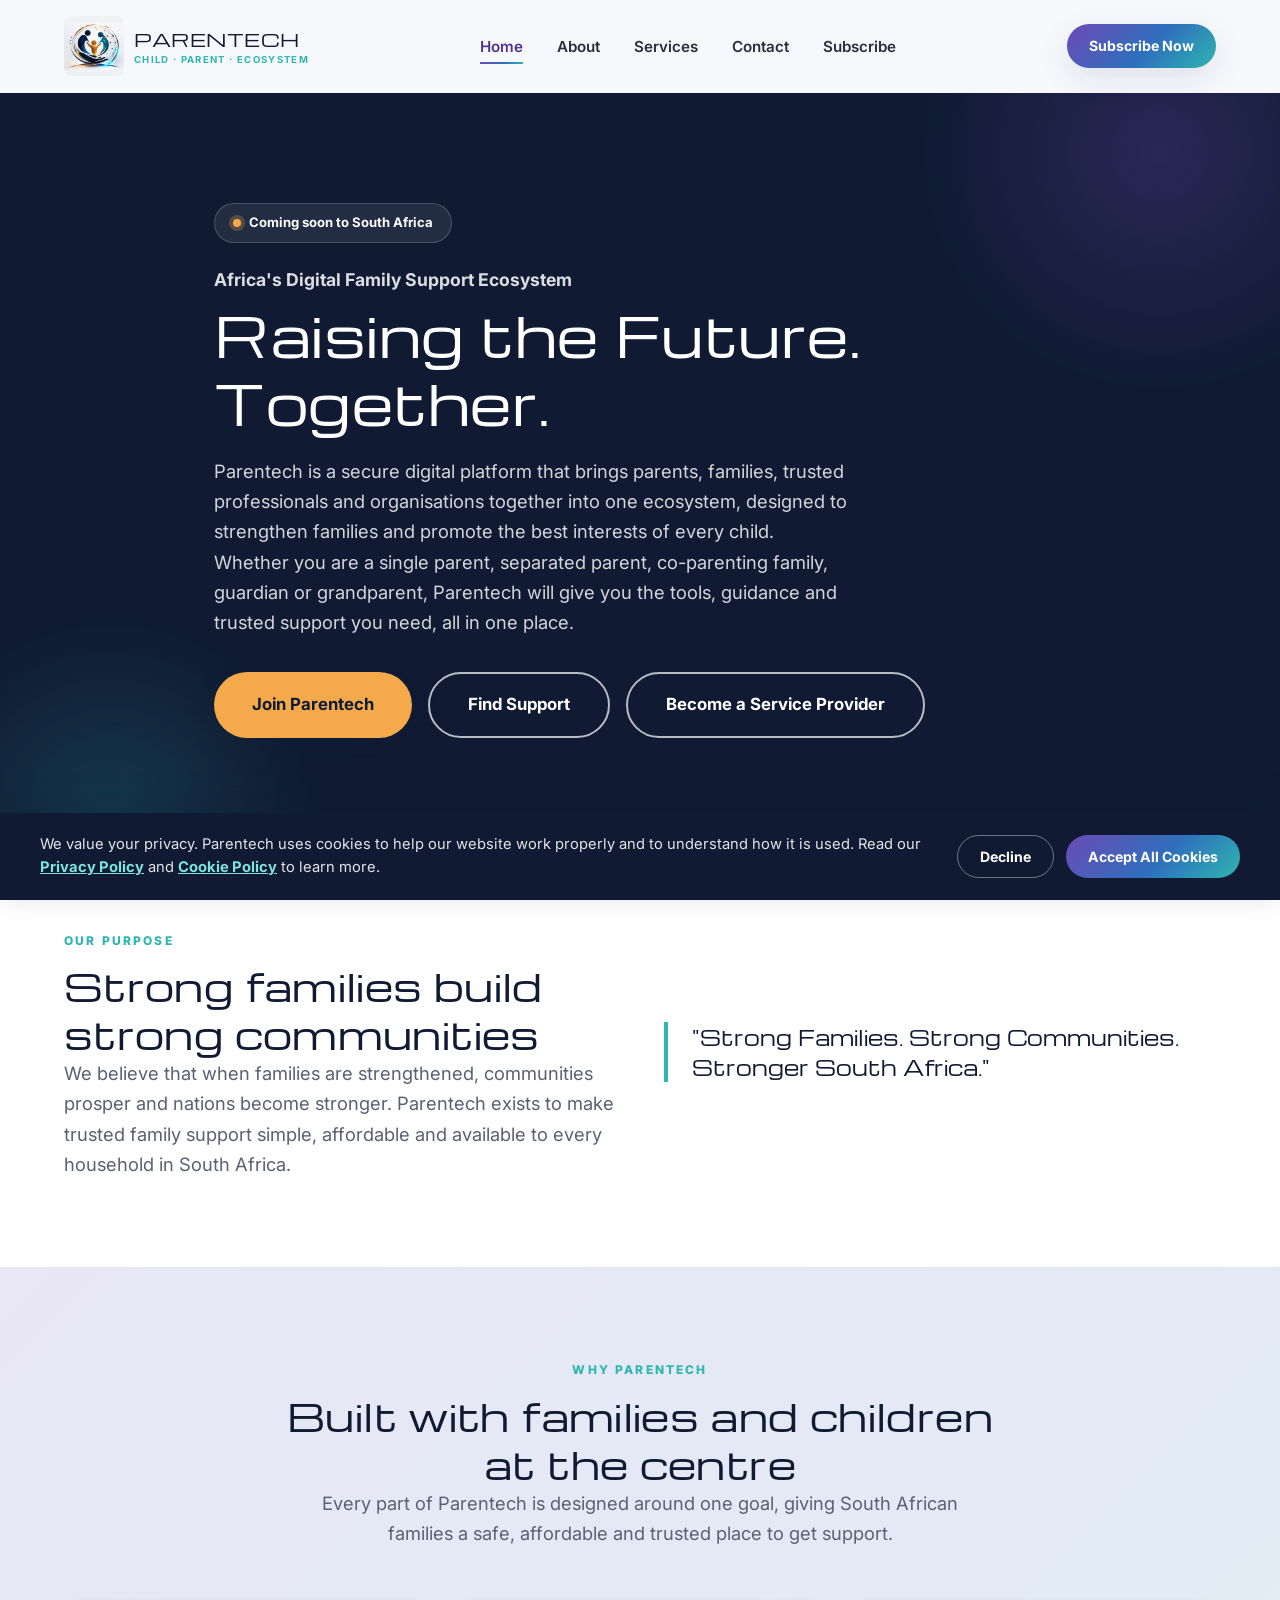
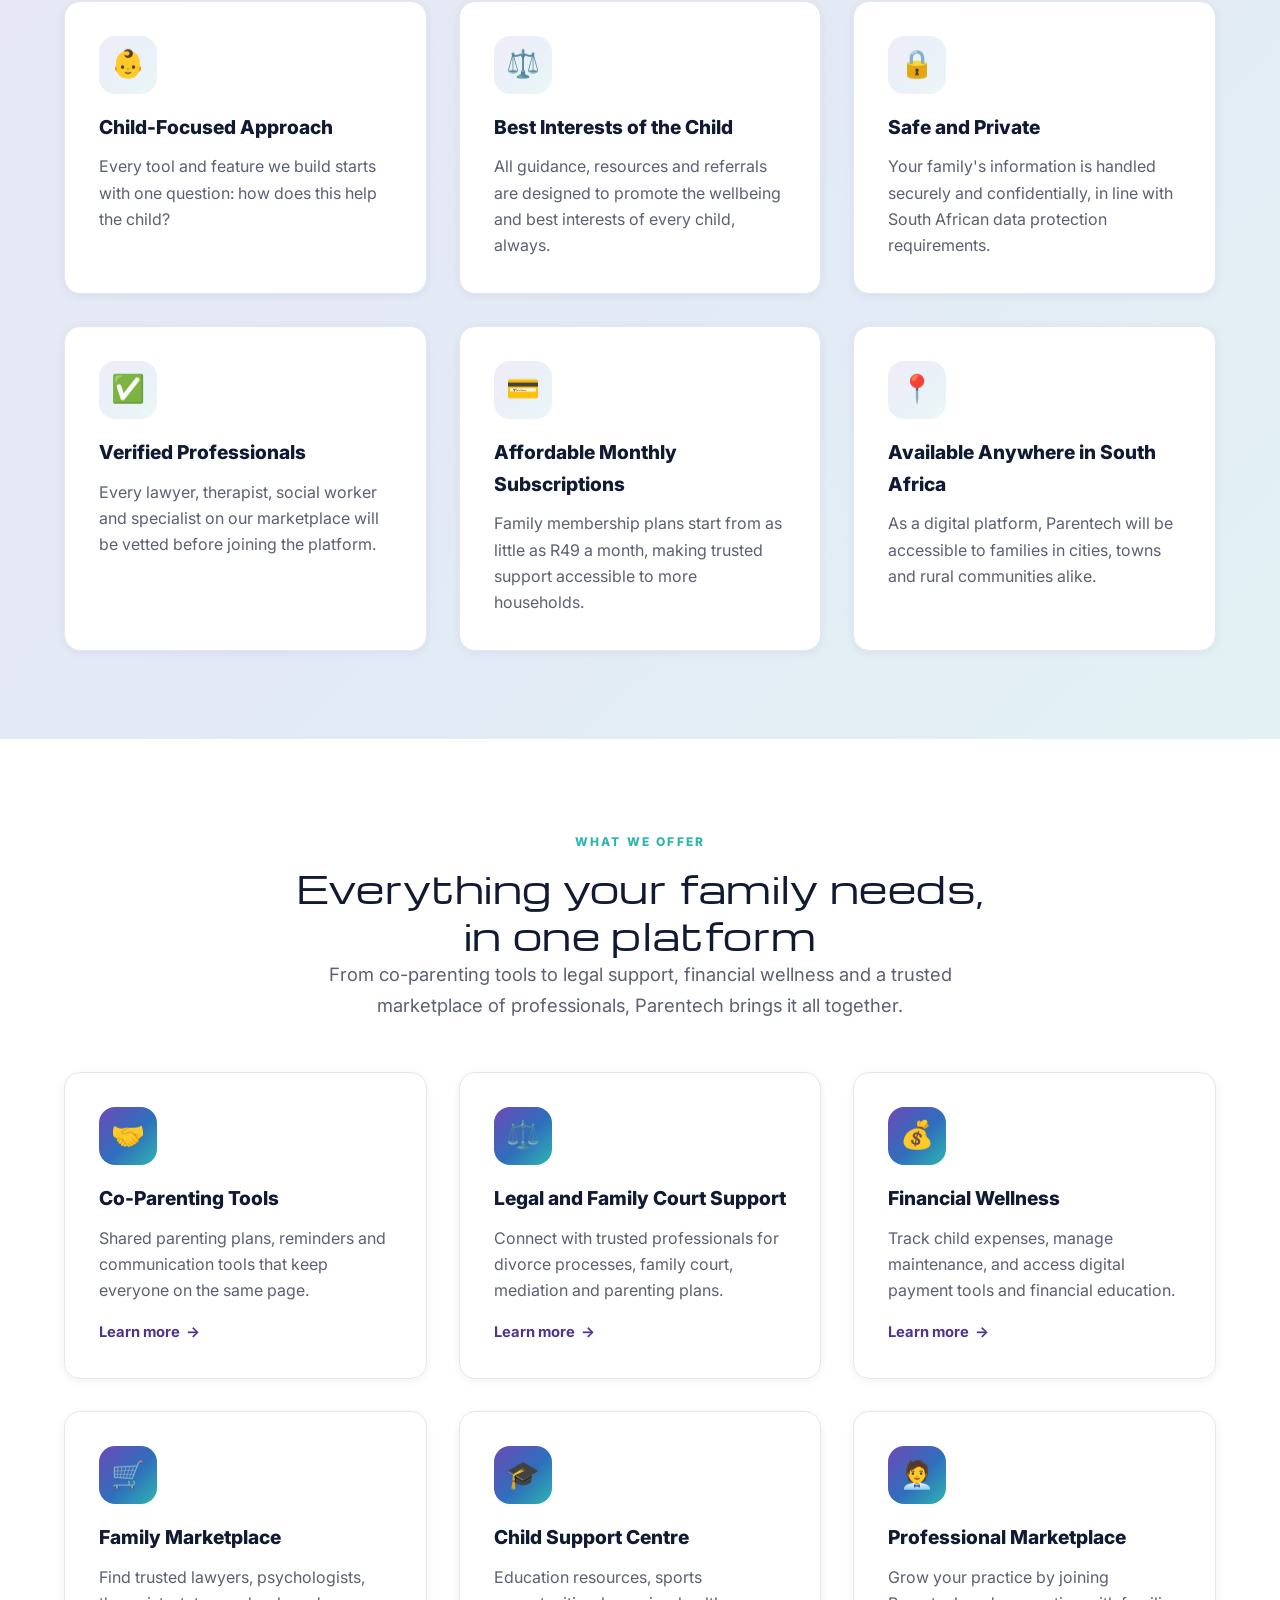
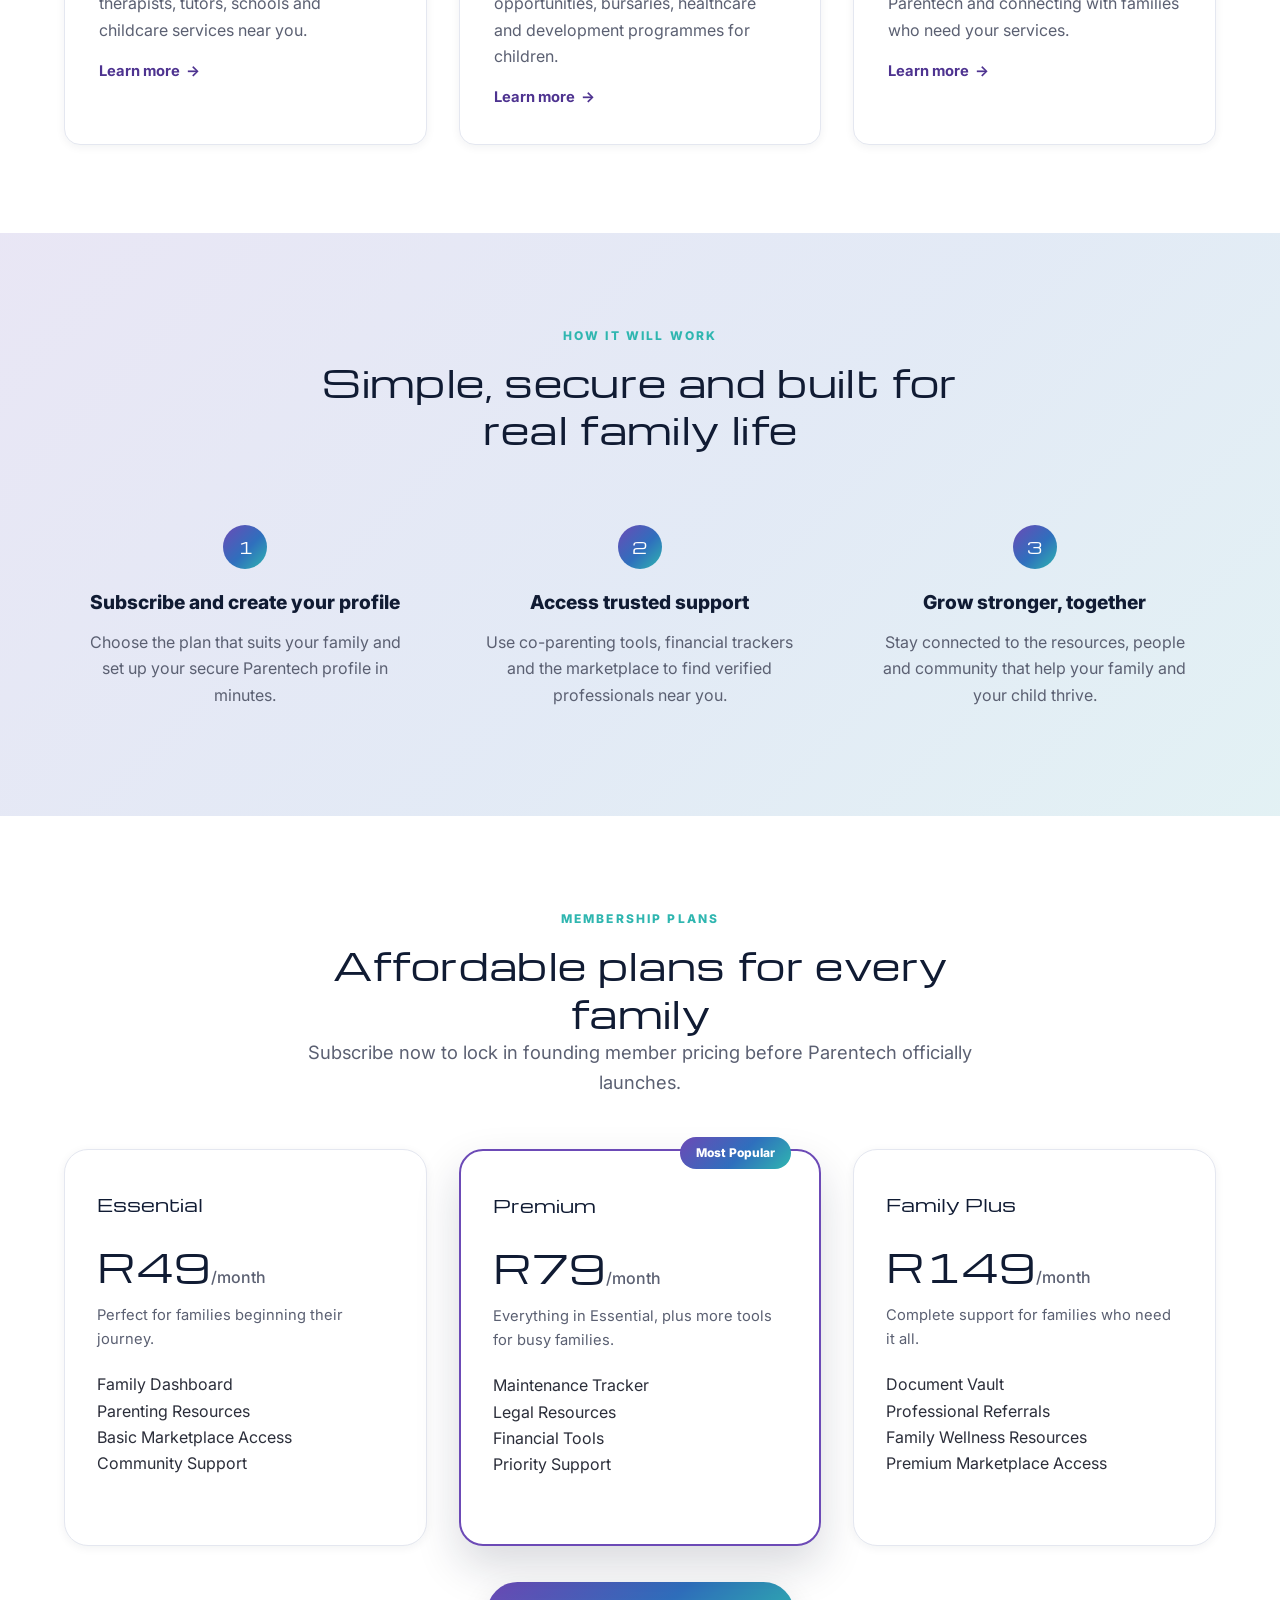
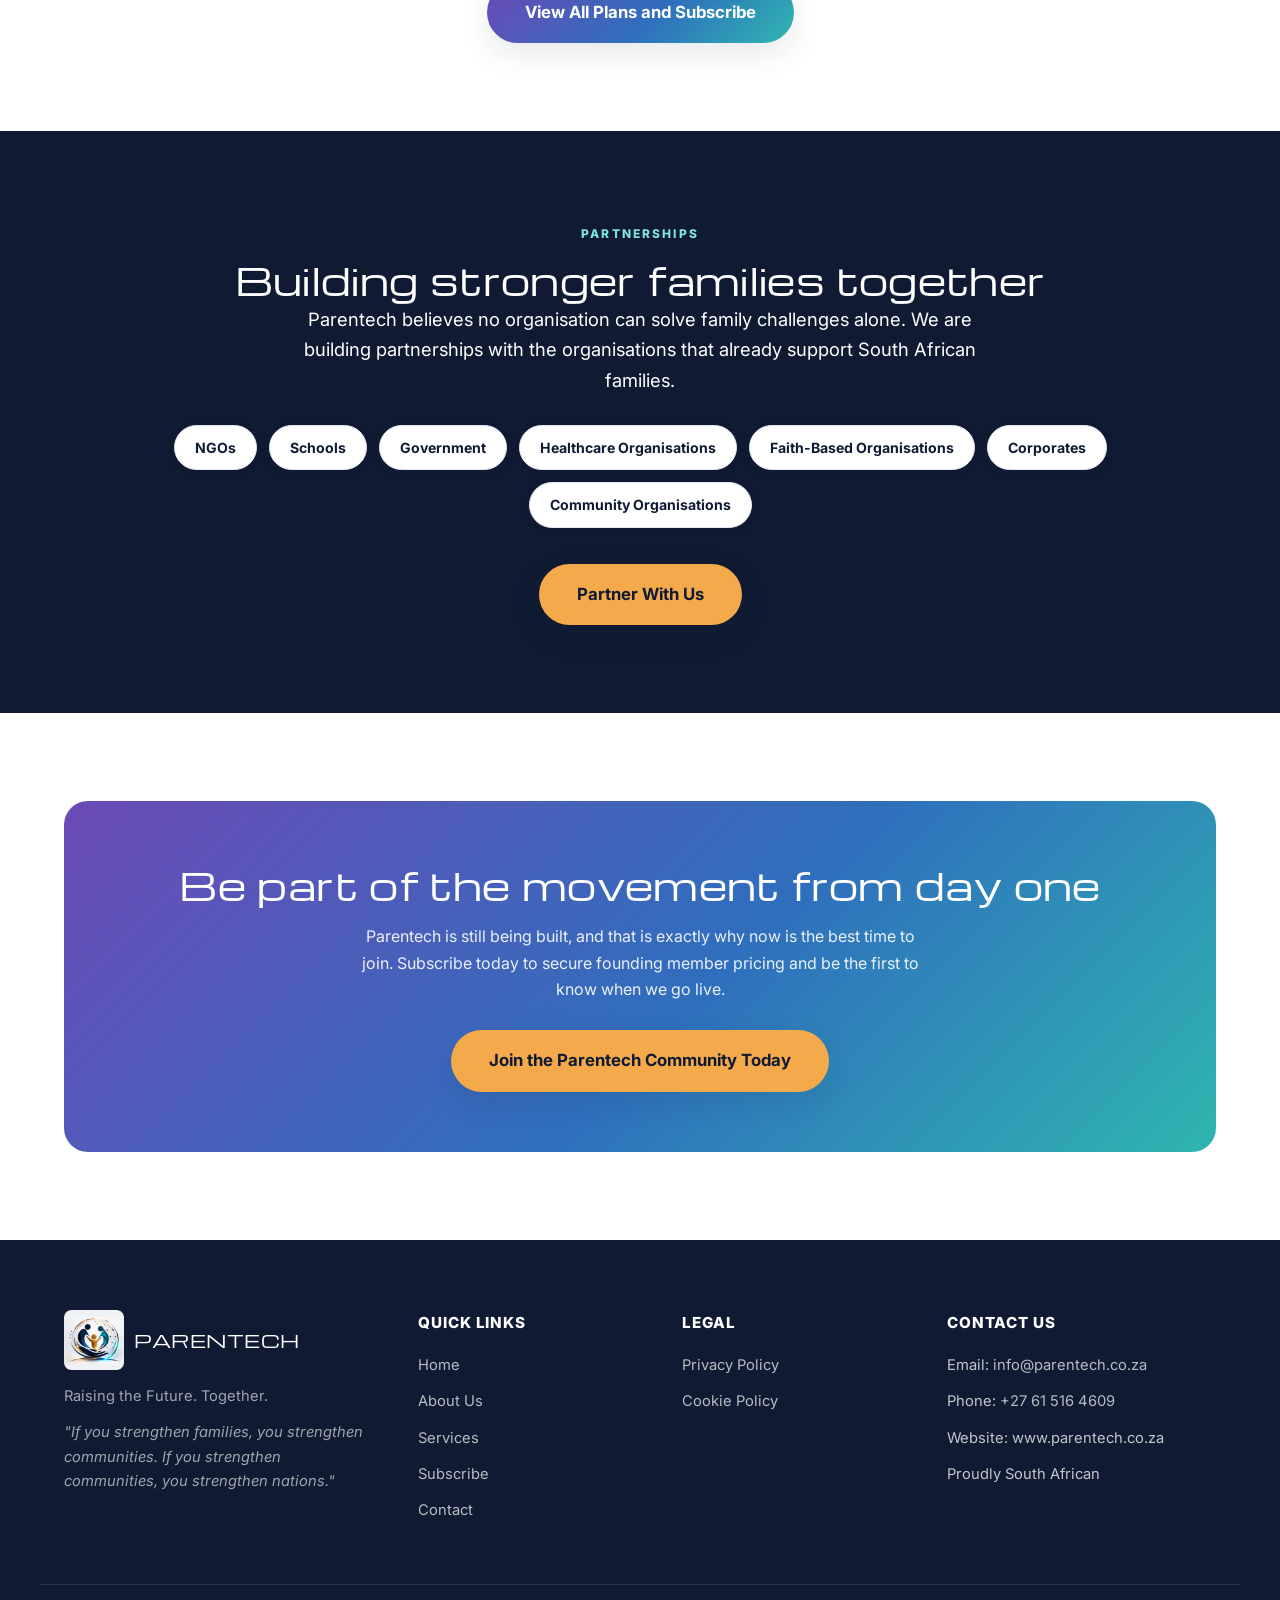
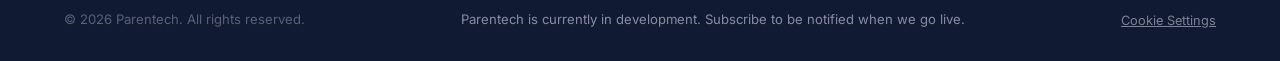
<file: index.html>
<!DOCTYPE html>
<html lang="en-ZA">
<head>
<meta charset="UTF-8">
<meta name="viewport" content="width=device-width, initial-scale=1.0">
<title>Parentech | Africa's Digital Family Support Ecosystem</title>
<meta name="description" content="Parentech is Africa's digital family support ecosystem, connecting parents, guardians and trusted professionals to strengthen families and protect children across South Africa. Subscribe for early access.">
<meta name="author" content="Parentech">
<meta name="robots" content="index, follow">
<meta name="theme-color" content="#6C4AB6">
<link rel="canonical" href="https://www.parentech.co.za/">
<link rel="shortcut icon" type="image/x-icon" href="/favicon.ico">
<link rel="icon" type="image/x-icon" href="/favicon.ico">
<link rel="icon" type="image/png" sizes="192x192" href="/img/favicon-192x192.png">
<link rel="icon" type="image/png" href="/img/favicon-google-search-icon.png">
<link rel="icon" type="image/png" sizes="512x512" href="/img/site-icon-512x512.png">
<link rel="apple-touch-icon" sizes="180x180" href="/img/favicon-apple-touch-180x180.png">
<meta property="og:type" content="website">
<meta property="og:site_name" content="Parentech">
<meta property="og:title" content="Parentech | Africa's Digital Family Support Ecosystem">
<meta property="og:description" content="Parentech is Africa's digital family support ecosystem, connecting parents, guardians and trusted professionals to strengthen families and protect children across South Africa. Subscribe for early access.">
<meta property="og:url" content="https://www.parentech.co.za/">
<meta property="og:locale" content="en_ZA">
<meta property="og:image" content="https://www.parentech.co.za/img/site-logo-master.png">
<meta property="og:image:secure_url" content="https://www.parentech.co.za/img/site-logo-master.png">
<meta property="og:image:alt" content="Parentech logo and digital family support ecosystem">
<meta name="twitter:card" content="summary_large_image">
<meta name="twitter:title" content="Parentech | Africa's Digital Family Support Ecosystem">
<meta name="twitter:description" content="Parentech is Africa's digital family support ecosystem, connecting parents, guardians and trusted professionals to strengthen families and protect children across South Africa. Subscribe for early access.">
<meta name="twitter:image" content="https://www.parentech.co.za/img/site-logo-master.png">
<meta name="twitter:image:alt" content="Parentech logo and digital family support ecosystem">
<link rel="preconnect" href="https://fonts.googleapis.com">
<link rel="preconnect" href="https://fonts.gstatic.com" crossorigin>
<link href="https://fonts.googleapis.com/css2?family=Michroma&family=Inter:wght@400;500;600;700;800&display=swap" rel="stylesheet">
<link rel="stylesheet" href="styles.css">
</head>
<body>

<a href="#main" class="skip-link">Skip to main content</a>

<!-- ===== HEADER ===== -->
<header class="site-header" id="siteHeader">
  <div class="container header-inner">
    <a href="index.html" class="logo" aria-label="Parentech home">
      <img src="img/parentech-nav-logo.png" alt="Parentech logo" width="60" height="60">
      <span>
        <span class="logo-text">PARENTECH</span>
        <span class="logo-tag">Child · Parent · Ecosystem</span>
      </span>
    </a>
    <nav class="main-nav" id="mainNav">
      <ul>
        <li><a href="index.html" data-page="index.html">Home</a></li>
        <li><a href="about.html" data-page="about.html">About</a></li>
        <li><a href="services.html" data-page="services.html">Services</a></li>
        <li><a href="contact.html" data-page="contact.html">Contact</a></li>
        <li><a href="subscribe.html" data-page="subscribe.html">Subscribe</a></li>
      </ul>
    </nav>
    <div class="header-actions">
      <a href="subscribe.html" class="btn btn-primary btn-sm header-cta">Subscribe Now</a>
      <button class="nav-toggle" id="navToggle" aria-label="Open menu" aria-expanded="false">
        <span></span><span></span><span></span>
      </button>
    </div>
  </div>
</header>

<main id="main">

  <!-- ===== HERO ===== -->
  <section class="hero">
    <div class="container hero-inner wide">
      <span class="hero-badge"><span class="dot"></span> Coming soon to South Africa</span>
      <p class="hero-sub">Africa's Digital Family Support Ecosystem</p>
      <h1>Raising the Future. Together.</h1>
      <p class="lead">Parentech is a secure digital platform that brings parents, families, trusted professionals and organisations together into one ecosystem, designed to strengthen families and promote the best interests of every child.</p>
      <p class="lead">Whether you are a single parent, separated parent, co-parenting family, guardian or grandparent, Parentech will give you the tools, guidance and trusted support you need, all in one place.</p>
      <div class="btn-group">
        <a href="subscribe.html?as=parent" class="btn btn-gold btn-lg">Join Parentech</a>
        <a href="services.html" class="btn btn-outline-white btn-lg">Find Support</a>
        <a href="subscribe.html?as=professional" class="btn btn-outline-white btn-lg">Become a Service Provider</a>
      </div>
    </div>
  </section>

  <!-- ===== OUR PURPOSE ===== -->
  <section class="section bg-white">
    <div class="container">
      <div class="two-col">
        <div class="reveal">
          <span class="eyebrow">Our Purpose</span>
          <h2>Strong families build strong communities</h2>
          <p class="lead">We believe that when families are strengthened, communities prosper and nations become stronger. Parentech exists to make trusted family support simple, affordable and available to every household in South Africa.</p>
        </div>
        <div class="quote-block reveal">
          <p>"Strong Families. Strong Communities. Stronger South Africa."</p>
        </div>
      </div>
    </div>
  </section>

  <!-- ===== WHY CHOOSE PARENTECH ===== -->
  <section class="section bg-soft">
    <div class="container">
      <div class="section-title-wrap">
        <span class="eyebrow">Why Parentech</span>
        <h2>Built with families and children at the centre</h2>
        <p class="lead center">Every part of Parentech is designed around one goal, giving South African families a safe, affordable and trusted place to get support.</p>
      </div>
      <div class="grid grid-3">
        <div class="card reveal">
          <div class="icon-badge">👶</div>
          <h3>Child-Focused Approach</h3>
          <p>Every tool and feature we build starts with one question: how does this help the child?</p>
        </div>
        <div class="card reveal">
          <div class="icon-badge">⚖️</div>
          <h3>Best Interests of the Child</h3>
          <p>All guidance, resources and referrals are designed to promote the wellbeing and best interests of every child, always.</p>
        </div>
        <div class="card reveal">
          <div class="icon-badge">🔒</div>
          <h3>Safe and Private</h3>
          <p>Your family's information is handled securely and confidentially, in line with South African data protection requirements.</p>
        </div>
        <div class="card reveal">
          <div class="icon-badge">✅</div>
          <h3>Verified Professionals</h3>
          <p>Every lawyer, therapist, social worker and specialist on our marketplace will be vetted before joining the platform.</p>
        </div>
        <div class="card reveal">
          <div class="icon-badge">💳</div>
          <h3>Affordable Monthly Subscriptions</h3>
          <p>Family membership plans start from as little as R49 a month, making trusted support accessible to more households.</p>
        </div>
        <div class="card reveal">
          <div class="icon-badge">📍</div>
          <h3>Available Anywhere in South Africa</h3>
          <p>As a digital platform, Parentech will be accessible to families in cities, towns and rural communities alike.</p>
        </div>
      </div>
    </div>
  </section>

  <!-- ===== SERVICES PREVIEW ===== -->
  <section class="section bg-white">
    <div class="container">
      <div class="section-title-wrap">
        <span class="eyebrow">What We Offer</span>
        <h2>Everything your family needs, in one platform</h2>
        <p class="lead center">From co-parenting tools to legal support, financial wellness and a trusted marketplace of professionals, Parentech brings it all together.</p>
      </div>
      <div class="grid grid-3">
        <div class="card reveal">
          <div class="icon-badge dark">🤝</div>
          <h3>Co-Parenting Tools</h3>
          <p>Shared parenting plans, reminders and communication tools that keep everyone on the same page.</p>
          <a href="services.html#co-parenting" class="card-link">Learn more</a>
        </div>
        <div class="card reveal">
          <div class="icon-badge dark">⚖️</div>
          <h3>Legal and Family Court Support</h3>
          <p>Connect with trusted professionals for divorce processes, family court, mediation and parenting plans.</p>
          <a href="services.html#legal-support" class="card-link">Learn more</a>
        </div>
        <div class="card reveal">
          <div class="icon-badge dark">💰</div>
          <h3>Financial Wellness</h3>
          <p>Track child expenses, manage maintenance, and access digital payment tools and financial education.</p>
          <a href="services.html#financial-wellness" class="card-link">Learn more</a>
        </div>
        <div class="card reveal">
          <div class="icon-badge dark">🛒</div>
          <h3>Family Marketplace</h3>
          <p>Find trusted lawyers, psychologists, therapists, tutors, schools and childcare services near you.</p>
          <a href="services.html#marketplace" class="card-link">Learn more</a>
        </div>
        <div class="card reveal">
          <div class="icon-badge dark">🎓</div>
          <h3>Child Support Centre</h3>
          <p>Education resources, sports opportunities, bursaries, healthcare and development programmes for children.</p>
          <a href="services.html#support-centre" class="card-link">Learn more</a>
        </div>
        <div class="card reveal">
          <div class="icon-badge dark">🧑‍💼</div>
          <h3>Professional Marketplace</h3>
          <p>Grow your practice by joining Parentech and connecting with families who need your services.</p>
          <a href="services.html#professionals" class="card-link">Learn more</a>
        </div>
      </div>
    </div>
  </section>

  <!-- ===== HOW IT WORKS ===== -->
  <section class="section bg-soft">
    <div class="container">
      <div class="section-title-wrap">
        <span class="eyebrow">How It Will Work</span>
        <h2>Simple, secure and built for real family life</h2>
      </div>
      <div class="grid grid-3">
        <div class="step-card reveal">
          <div class="step-number">1</div>
          <h3>Subscribe and create your profile</h3>
          <p>Choose the plan that suits your family and set up your secure Parentech profile in minutes.</p>
        </div>
        <div class="step-card reveal">
          <div class="step-number">2</div>
          <h3>Access trusted support</h3>
          <p>Use co-parenting tools, financial trackers and the marketplace to find verified professionals near you.</p>
        </div>
        <div class="step-card reveal">
          <div class="step-number">3</div>
          <h3>Grow stronger, together</h3>
          <p>Stay connected to the resources, people and community that help your family and your child thrive.</p>
        </div>
      </div>
    </div>
  </section>

  <!-- ===== MEMBERSHIP PREVIEW ===== -->
  <section class="section bg-white">
    <div class="container">
      <div class="section-title-wrap">
        <span class="eyebrow">Membership Plans</span>
        <h2>Affordable plans for every family</h2>
        <p class="lead center">Subscribe now to lock in founding member pricing before Parentech officially launches.</p>
      </div>
      <div class="grid grid-3">
        <div class="pricing-card reveal">
          <p class="pricing-name">Essential</p>
          <p class="pricing-price">R49<span>/month</span></p>
          <p class="pricing-desc">Perfect for families beginning their journey.</p>
          <ul>
            <li>Family Dashboard</li>
            <li>Parenting Resources</li>
            <li>Basic Marketplace Access</li>
            <li>Community Support</li>
          </ul>
        </div>
        <div class="pricing-card featured reveal">
          <span class="pricing-badge">Most Popular</span>
          <p class="pricing-name">Premium</p>
          <p class="pricing-price">R79<span>/month</span></p>
          <p class="pricing-desc">Everything in Essential, plus more tools for busy families.</p>
          <ul>
            <li>Maintenance Tracker</li>
            <li>Legal Resources</li>
            <li>Financial Tools</li>
            <li>Priority Support</li>
          </ul>
        </div>
        <div class="pricing-card reveal">
          <p class="pricing-name">Family Plus</p>
          <p class="pricing-price">R149<span>/month</span></p>
          <p class="pricing-desc">Complete support for families who need it all.</p>
          <ul>
            <li>Document Vault</li>
            <li>Professional Referrals</li>
            <li>Family Wellness Resources</li>
            <li>Premium Marketplace Access</li>
          </ul>
        </div>
      </div>
      <div class="text-center" style="margin-top: 36px;">
        <a href="subscribe.html" class="btn btn-primary btn-lg">View All Plans and Subscribe</a>
      </div>
    </div>
  </section>

  <!-- ===== PARTNERSHIPS TEASER ===== -->
  <section class="section bg-navy text-white">
    <div class="container text-center">
      <span class="eyebrow">Partnerships</span>
      <h2>Building stronger families together</h2>
      <p class="lead center">Parentech believes no organisation can solve family challenges alone. We are building partnerships with the organisations that already support South African families.</p>
      <div class="pill-list" style="margin-top: 30px;">
        <span class="pill">NGOs</span>
        <span class="pill">Schools</span>
        <span class="pill">Government</span>
        <span class="pill">Healthcare Organisations</span>
        <span class="pill">Faith-Based Organisations</span>
        <span class="pill">Corporates</span>
        <span class="pill">Community Organisations</span>
      </div>
      <div style="margin-top: 36px;">
        <a href="contact.html?as=corporate" class="btn btn-gold btn-lg">Partner With Us</a>
      </div>
    </div>
  </section>

  <!-- ===== FINAL CTA ===== -->
  <section class="section bg-white">
    <div class="container">
      <div class="cta-band reveal">
        <h2>Be part of the movement from day one</h2>
        <p>Parentech is still being built, and that is exactly why now is the best time to join. Subscribe today to secure founding member pricing and be the first to know when we go live.</p>
        <a href="subscribe.html" class="btn btn-gold btn-lg">Join the Parentech Community Today</a>
      </div>
    </div>
  </section>

</main>

<!-- ===== FOOTER ===== -->
<footer class="site-footer">
  <div class="container footer-grid">
    <div class="footer-brand">
      <a href="index.html" class="logo" aria-label="Parentech home">
        <img src="img/parentech-nav-logo.png" alt="Parentech logo" width="60" height="60">
        <span class="logo-text">PARENTECH</span>
      </a>
      <p>Raising the Future. Together.</p>
      <p class="footer-tagline">"If you strengthen families, you strengthen communities. If you strengthen communities, you strengthen nations."</p>
    </div>
    <div class="footer-links">
      <h3>Quick Links</h3>
      <ul>
        <li><a href="index.html">Home</a></li>
        <li><a href="about.html">About Us</a></li>
        <li><a href="services.html">Services</a></li>
        <li><a href="subscribe.html">Subscribe</a></li>
        <li><a href="contact.html">Contact</a></li>
      </ul>
    </div>
    <div class="footer-links">
      <h3>Legal</h3>
      <ul>
        <li><a href="privacy.html">Privacy Policy</a></li>
        <li><a href="privacy.html#cookies">Cookie Policy</a></li>
      </ul>
    </div>
    <div class="footer-contact">
      <h3>Contact Us</h3>
      <ul>
        <li>Email: <a href="mailto:info@parentech.co.za">info@parentech.co.za</a></li>
        <li>Phone: <a href="tel:+27615164609">+27 61 516 4609</a></li>
        <li>Website: www.parentech.co.za</li>
        <li>Proudly South African</li>
      </ul>
    </div>
  </div>
  <div class="footer-bottom container">
    <p>&copy; <span id="currentYear"></span> Parentech. All rights reserved.</p>
    <p class="footer-note">Parentech is currently in development. Subscribe to be notified when we go live.</p>
  </div>
</footer>

<script src="script.js"></script>
<script src="cookie-consent.js"></script>
</body>
</html>
</file>
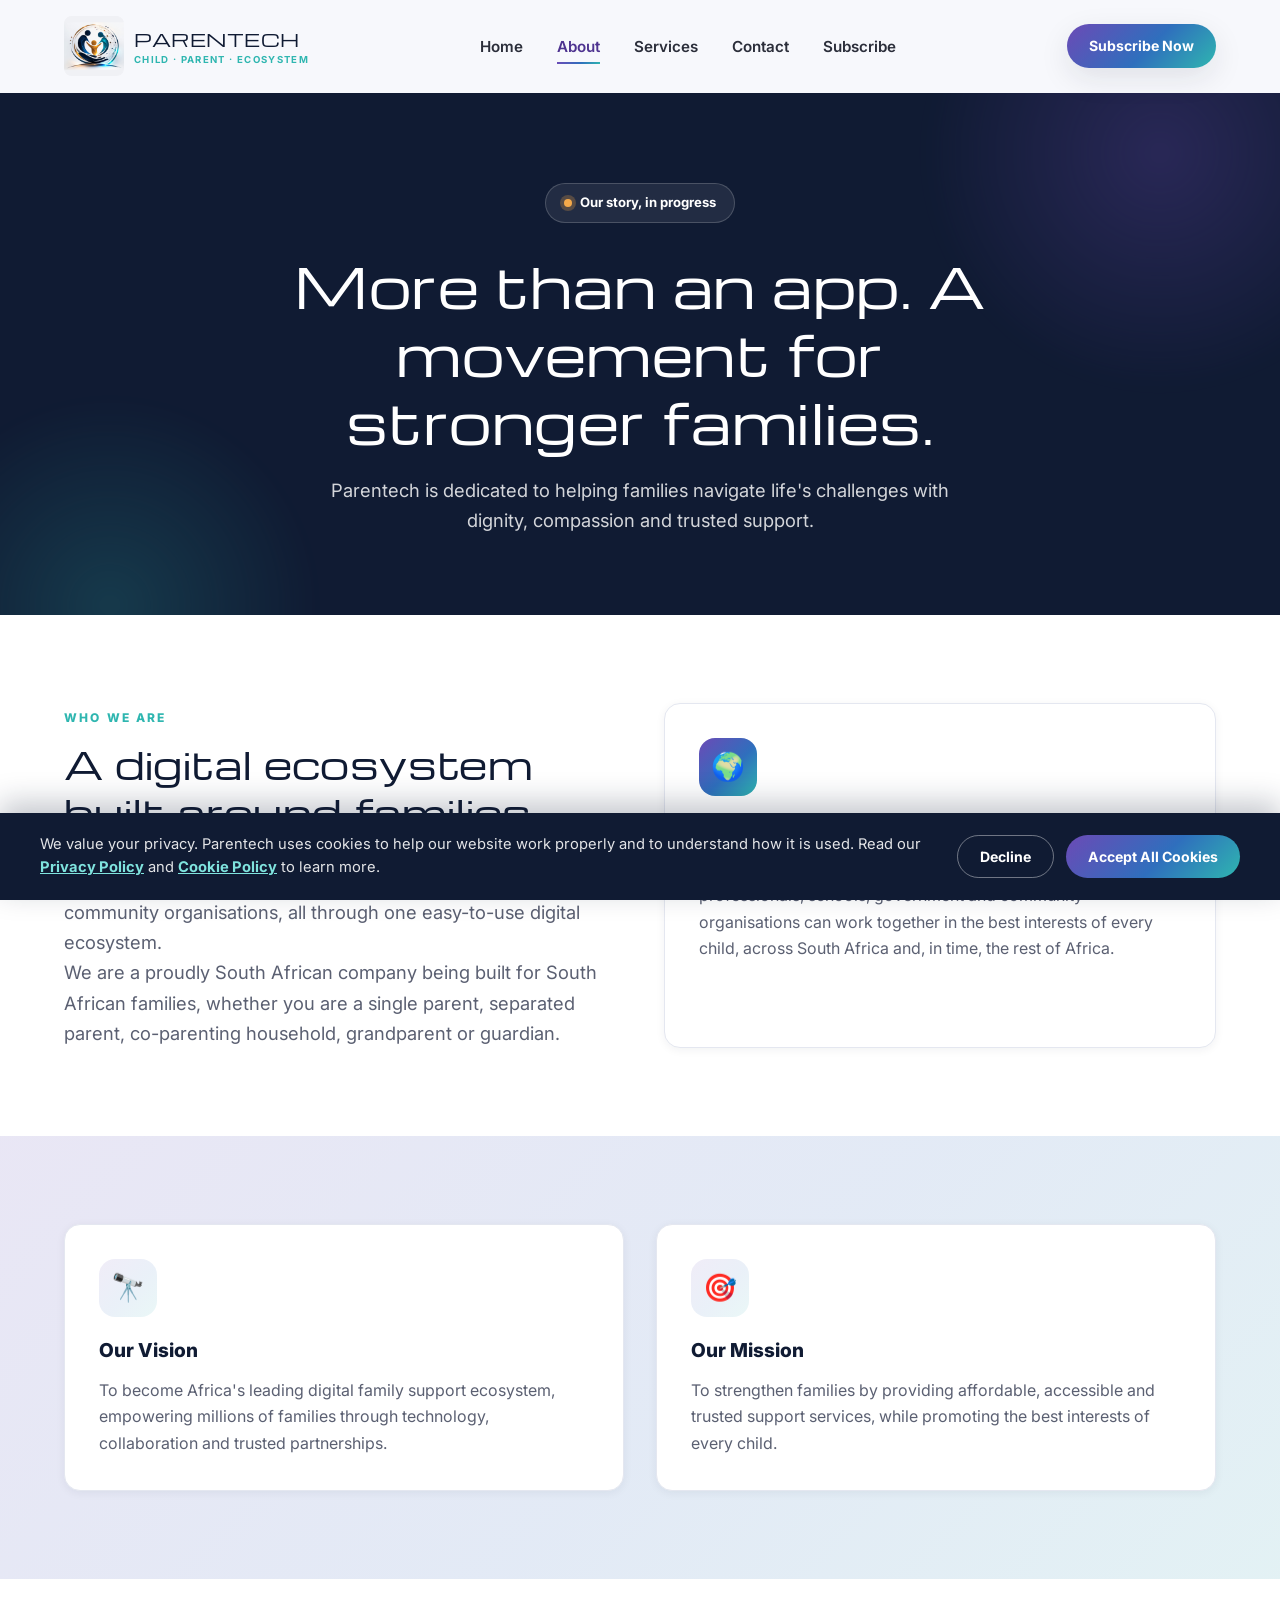
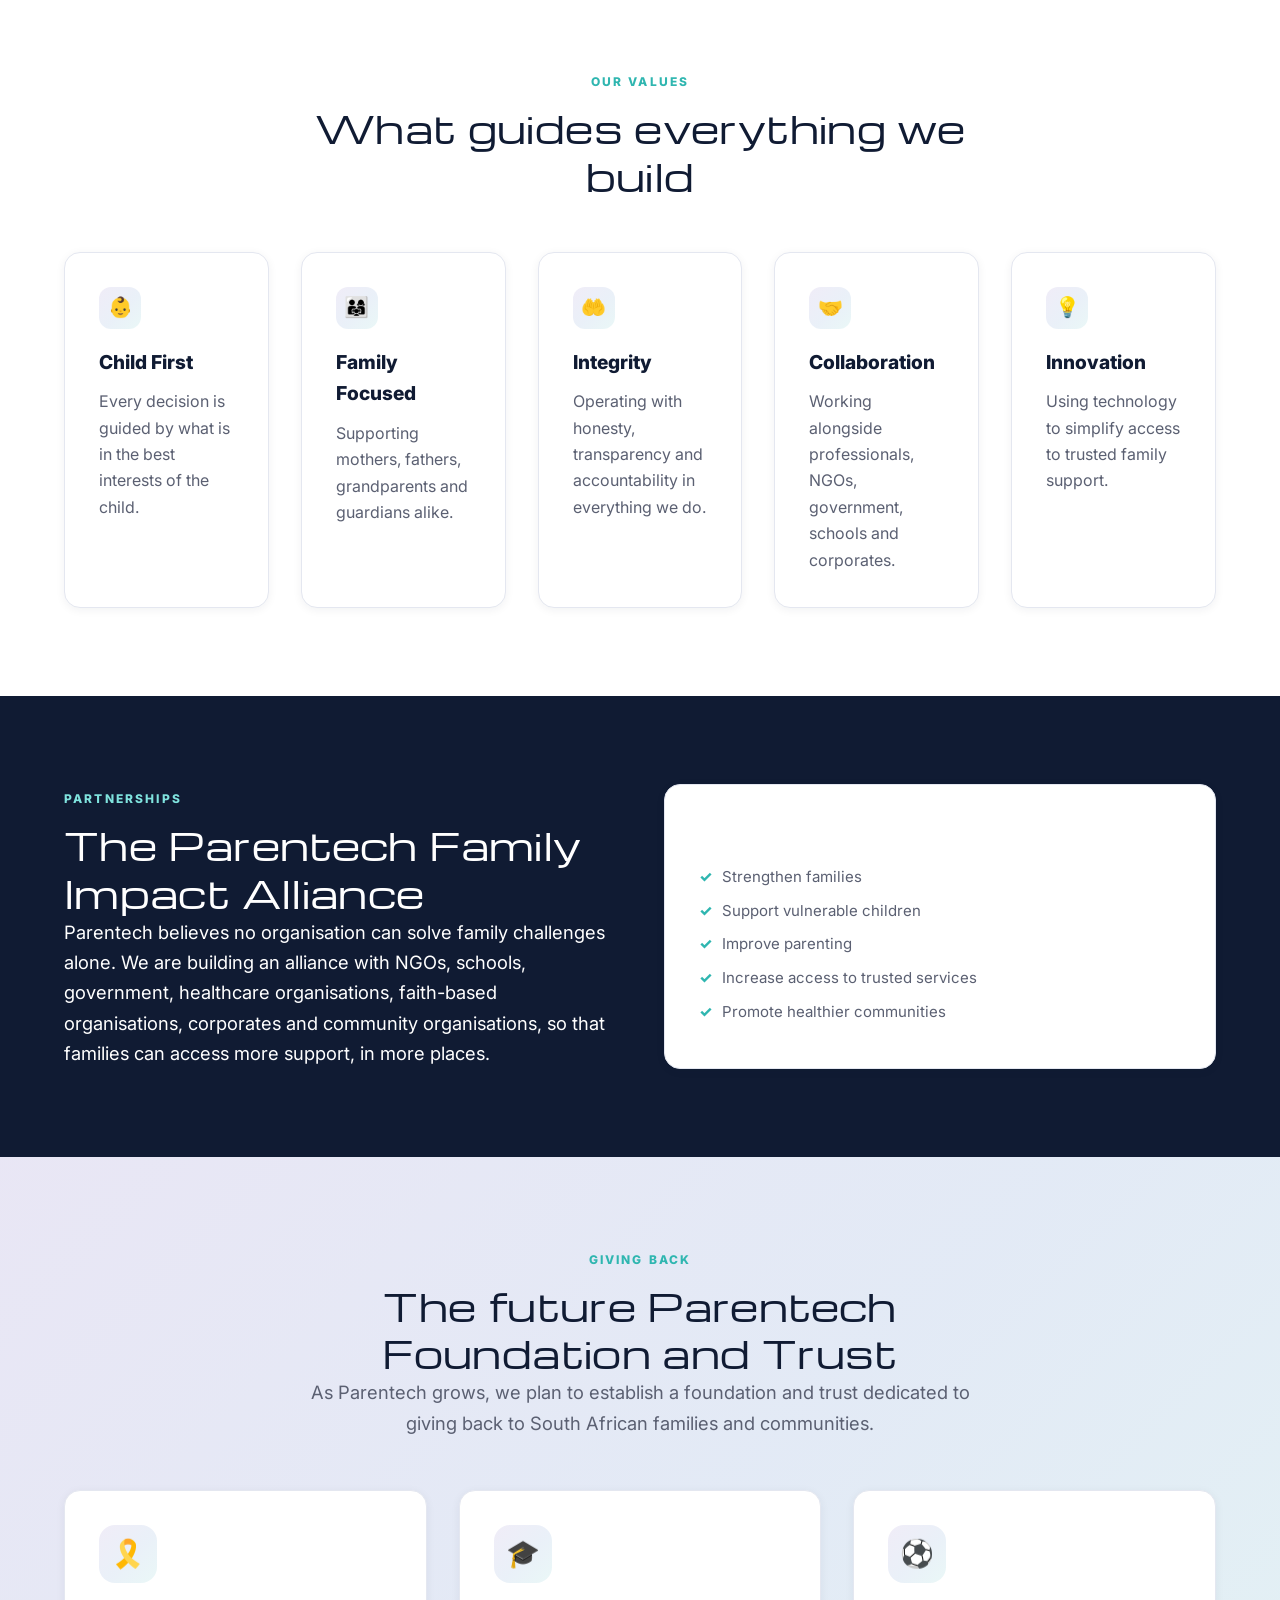
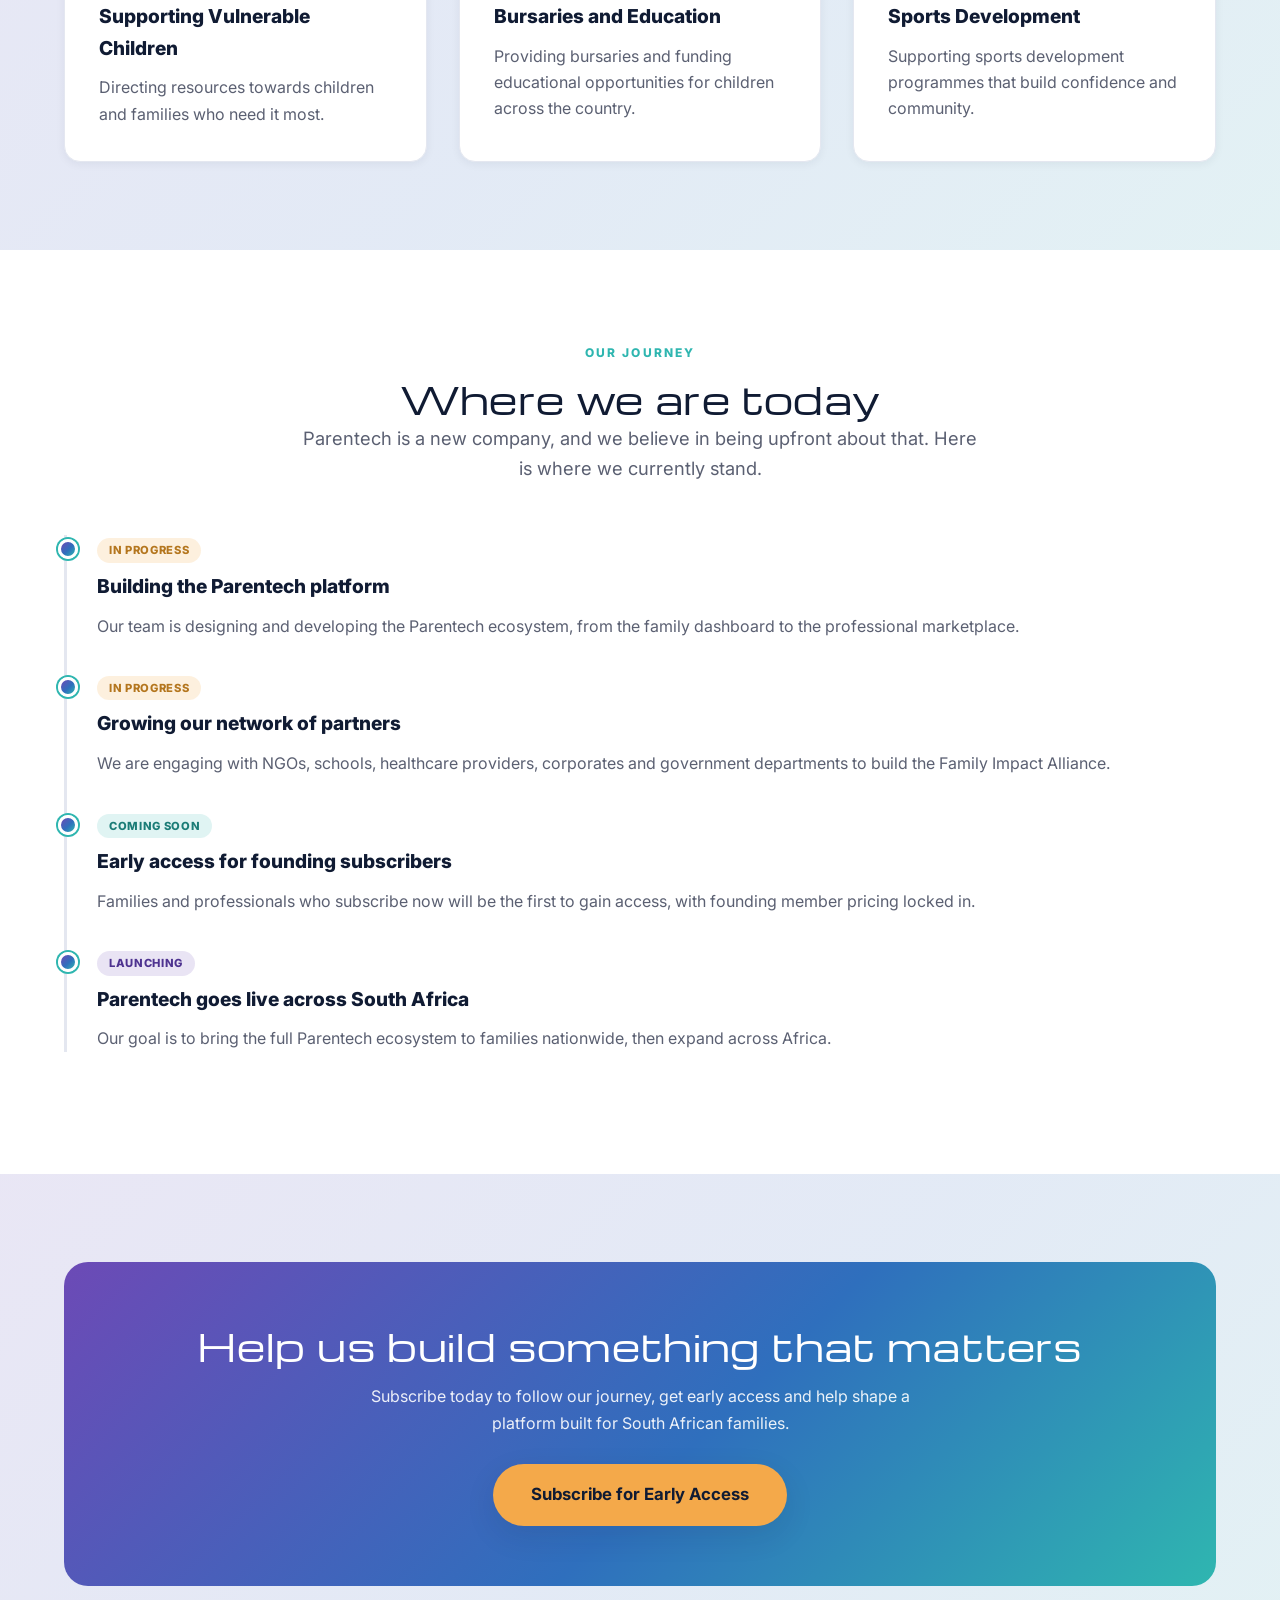
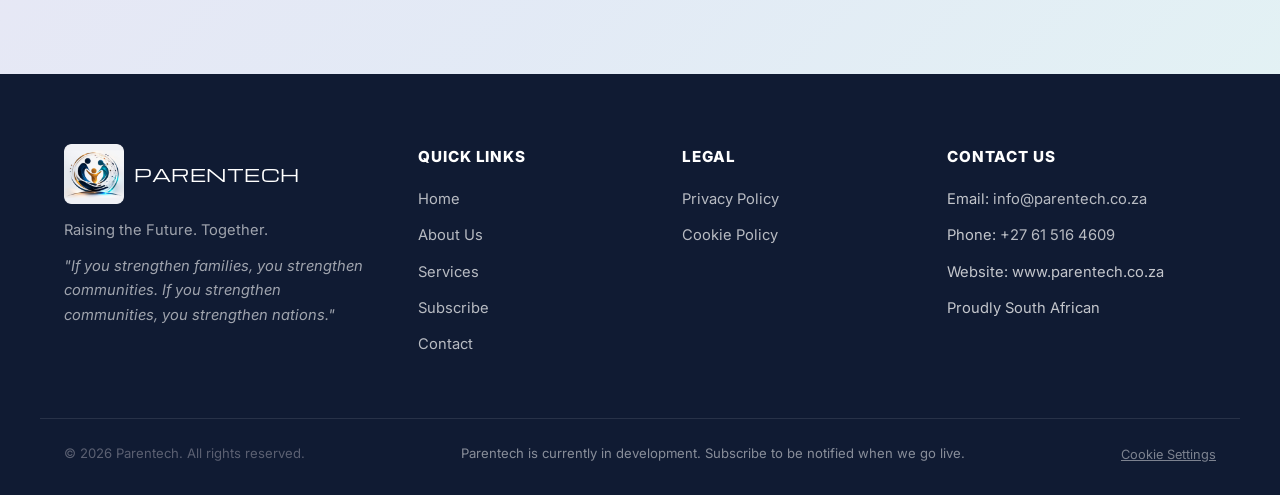
<file: about.html>
<!DOCTYPE html>
<html lang="en-ZA">
<head>
<meta charset="UTF-8">
<meta name="viewport" content="width=device-width, initial-scale=1.0">
<title>About Parentech | Africa's Digital Family Support Ecosystem</title>
<meta name="description" content="Learn about Parentech's vision, mission and values. We are building Africa's leading digital family support ecosystem to strengthen families and protect children.">
<meta name="author" content="Parentech">
<meta name="robots" content="index, follow">
<meta name="theme-color" content="#6C4AB6">
<link rel="canonical" href="https://www.parentech.co.za/about.html">
<link rel="shortcut icon" href="/favicon.ico">
<link rel="icon" href="/favicon.ico" sizes="any">
<link rel="icon" type="image/png" sizes="192x192" href="/img/favicon-192x192.png">
<link rel="icon" type="image/png" href="/img/favicon-google-search-icon.png">
<link rel="icon" type="image/png" sizes="512x512" href="/img/site-icon-512x512.png">
<link rel="apple-touch-icon" sizes="180x180" href="/img/favicon-apple-touch-180x180.png">
<meta property="og:type" content="website">
<meta property="og:site_name" content="Parentech">
<meta property="og:title" content="About Parentech | Africa's Digital Family Support Ecosystem">
<meta property="og:description" content="Learn about Parentech's vision, mission and values. We are building Africa's leading digital family support ecosystem to strengthen families and protect children.">
<meta property="og:url" content="https://www.parentech.co.za/about.html">
<meta property="og:locale" content="en_ZA">
<meta property="og:image" content="https://www.parentech.co.za/img/site-logo-master.png">
<meta property="og:image:secure_url" content="https://www.parentech.co.za/img/site-logo-master.png">
<meta property="og:image:alt" content="Parentech logo and digital family support ecosystem">
<meta name="twitter:card" content="summary_large_image">
<meta name="twitter:title" content="About Parentech | Africa's Digital Family Support Ecosystem">
<meta name="twitter:description" content="Learn about Parentech's vision, mission and values. We are building Africa's leading digital family support ecosystem to strengthen families and protect children.">
<meta name="twitter:image" content="https://www.parentech.co.za/img/site-logo-master.png">
<meta name="twitter:image:alt" content="Parentech logo and digital family support ecosystem">
<link rel="preconnect" href="https://fonts.googleapis.com">
<link rel="preconnect" href="https://fonts.gstatic.com" crossorigin>
<link href="https://fonts.googleapis.com/css2?family=Michroma&family=Inter:wght@400;500;600;700;800&display=swap" rel="stylesheet">
<link rel="stylesheet" href="styles.css">
</head>
<body>

<a href="#main" class="skip-link">Skip to main content</a>

<!-- ===== HEADER ===== -->
<header class="site-header" id="siteHeader">
  <div class="container header-inner">
    <a href="index.html" class="logo" aria-label="Parentech home">
      <img src="img/parentech-nav-logo.png" alt="Parentech logo" width="60" height="60">
      <span>
        <span class="logo-text">PARENTECH</span>
        <span class="logo-tag">Child · Parent · Ecosystem</span>
      </span>
    </a>
    <nav class="main-nav" id="mainNav">
      <ul>
        <li><a href="index.html" data-page="index.html">Home</a></li>
        <li><a href="about.html" data-page="about.html">About</a></li>
        <li><a href="services.html" data-page="services.html">Services</a></li>
        <li><a href="contact.html" data-page="contact.html">Contact</a></li>
        <li><a href="subscribe.html" data-page="subscribe.html">Subscribe</a></li>
      </ul>
    </nav>
    <div class="header-actions">
      <a href="subscribe.html" class="btn btn-primary btn-sm header-cta">Subscribe Now</a>
      <button class="nav-toggle" id="navToggle" aria-label="Open menu" aria-expanded="false">
        <span></span><span></span><span></span>
      </button>
    </div>
  </div>
</header>

<main id="main">

  <!-- ===== PAGE HERO ===== -->
  <section class="hero page-hero">
    <div class="container hero-inner center">
      <span class="hero-badge"><span class="dot"></span> Our story, in progress</span>
      <h1>More than an app. A movement for stronger families.</h1>
      <p class="lead center">Parentech is dedicated to helping families navigate life's challenges with dignity, compassion and trusted support.</p>
    </div>
  </section>

  <!-- ===== WHO WE ARE ===== -->
  <section class="section bg-white">
    <div class="container">
      <div class="two-col">
        <div class="reveal">
          <span class="eyebrow">Who We Are</span>
          <h2>A digital ecosystem built around families</h2>
          <p class="lead">Parentech connects families to verified professionals, educational resources, legal guidance, financial tools and community organisations, all through one easy-to-use digital ecosystem.</p>
          <p class="lead">We are a proudly South African company being built for South African families, whether you are a single parent, separated parent, co-parenting household, grandparent or guardian.</p>
        </div>
        <div class="card reveal">
          <div class="icon-badge dark">🌍</div>
          <h3>Africa's Digital Family Support Ecosystem</h3>
          <p>We are building one connected platform where parents, professionals, schools, government and community organisations can work together in the best interests of every child, across South Africa and, in time, the rest of Africa.</p>
        </div>
      </div>
    </div>
  </section>

  <!-- ===== VISION & MISSION ===== -->
  <section class="section bg-soft">
    <div class="container">
      <div class="grid grid-2">
        <div class="card reveal">
          <div class="icon-badge">🔭</div>
          <h3>Our Vision</h3>
          <p>To become Africa's leading digital family support ecosystem, empowering millions of families through technology, collaboration and trusted partnerships.</p>
        </div>
        <div class="card reveal">
          <div class="icon-badge">🎯</div>
          <h3>Our Mission</h3>
          <p>To strengthen families by providing affordable, accessible and trusted support services, while promoting the best interests of every child.</p>
        </div>
      </div>
    </div>
  </section>

  <!-- ===== OUR VALUES ===== -->
  <section class="section bg-white">
    <div class="container">
      <div class="section-title-wrap">
        <span class="eyebrow">Our Values</span>
        <h2>What guides everything we build</h2>
      </div>
      <div class="grid grid-5">
        <div class="card reveal">
          <div class="icon-badge sm">👶</div>
          <h3>Child First</h3>
          <p>Every decision is guided by what is in the best interests of the child.</p>
        </div>
        <div class="card reveal">
          <div class="icon-badge sm">👨‍👩‍👧</div>
          <h3>Family Focused</h3>
          <p>Supporting mothers, fathers, grandparents and guardians alike.</p>
        </div>
        <div class="card reveal">
          <div class="icon-badge sm">🤲</div>
          <h3>Integrity</h3>
          <p>Operating with honesty, transparency and accountability in everything we do.</p>
        </div>
        <div class="card reveal">
          <div class="icon-badge sm">🤝</div>
          <h3>Collaboration</h3>
          <p>Working alongside professionals, NGOs, government, schools and corporates.</p>
        </div>
        <div class="card reveal">
          <div class="icon-badge sm">💡</div>
          <h3>Innovation</h3>
          <p>Using technology to simplify access to trusted family support.</p>
        </div>
      </div>
    </div>
  </section>

  <!-- ===== FAMILY IMPACT ALLIANCE ===== -->
  <section class="section bg-navy text-white">
    <div class="container">
      <div class="two-col">
        <div class="reveal">
          <span class="eyebrow">Partnerships</span>
          <h2>The Parentech Family Impact Alliance</h2>
          <p class="lead">Parentech believes no organisation can solve family challenges alone. We are building an alliance with NGOs, schools, government, healthcare organisations, faith-based organisations, corporates and community organisations, so that families can access more support, in more places.</p>
        </div>
        <div class="card reveal">
          <h3>Together with our partners we aim to</h3>
          <ul>
            <li>Strengthen families</li>
            <li>Support vulnerable children</li>
            <li>Improve parenting</li>
            <li>Increase access to trusted services</li>
            <li>Promote healthier communities</li>
          </ul>
        </div>
      </div>
    </div>
  </section>

  <!-- ===== GIVING BACK ===== -->
  <section class="section bg-soft">
    <div class="container">
      <div class="section-title-wrap">
        <span class="eyebrow">Giving Back</span>
        <h2>The future Parentech Foundation and Trust</h2>
        <p class="lead center">As Parentech grows, we plan to establish a foundation and trust dedicated to giving back to South African families and communities.</p>
      </div>
      <div class="grid grid-3">
        <div class="card reveal">
          <div class="icon-badge">🎗️</div>
          <h3>Supporting Vulnerable Children</h3>
          <p>Directing resources towards children and families who need it most.</p>
        </div>
        <div class="card reveal">
          <div class="icon-badge">🎓</div>
          <h3>Bursaries and Education</h3>
          <p>Providing bursaries and funding educational opportunities for children across the country.</p>
        </div>
        <div class="card reveal">
          <div class="icon-badge">⚽</div>
          <h3>Sports Development</h3>
          <p>Supporting sports development programmes that build confidence and community.</p>
        </div>
      </div>
    </div>
  </section>

  <!-- ===== OUR JOURNEY ===== -->
  <section class="section bg-white">
    <div class="container">
      <div class="section-title-wrap">
        <span class="eyebrow">Our Journey</span>
        <h2>Where we are today</h2>
        <p class="lead center">Parentech is a new company, and we believe in being upfront about that. Here is where we currently stand.</p>
      </div>
      <div class="timeline">
        <div class="timeline-item reveal">
          <span class="timeline-status status-progress">In Progress</span>
          <h3>Building the Parentech platform</h3>
          <p>Our team is designing and developing the Parentech ecosystem, from the family dashboard to the professional marketplace.</p>
        </div>
        <div class="timeline-item reveal">
          <span class="timeline-status status-progress">In Progress</span>
          <h3>Growing our network of partners</h3>
          <p>We are engaging with NGOs, schools, healthcare providers, corporates and government departments to build the Family Impact Alliance.</p>
        </div>
        <div class="timeline-item reveal">
          <span class="timeline-status status-soon">Coming Soon</span>
          <h3>Early access for founding subscribers</h3>
          <p>Families and professionals who subscribe now will be the first to gain access, with founding member pricing locked in.</p>
        </div>
        <div class="timeline-item reveal">
          <span class="timeline-status status-live">Launching</span>
          <h3>Parentech goes live across South Africa</h3>
          <p>Our goal is to bring the full Parentech ecosystem to families nationwide, then expand across Africa.</p>
        </div>
      </div>
    </div>
  </section>

  <!-- ===== CTA ===== -->
  <section class="section bg-soft">
    <div class="container">
      <div class="cta-band reveal">
        <h2>Help us build something that matters</h2>
        <p>Subscribe today to follow our journey, get early access and help shape a platform built for South African families.</p>
        <a href="subscribe.html" class="btn btn-gold btn-lg">Subscribe for Early Access</a>
      </div>
    </div>
  </section>

</main>

<!-- ===== FOOTER ===== -->
<footer class="site-footer">
  <div class="container footer-grid">
    <div class="footer-brand">
      <a href="index.html" class="logo" aria-label="Parentech home">
        <img src="img/parentech-nav-logo.png" alt="Parentech logo" width="60" height="60">
        <span class="logo-text">PARENTECH</span>
      </a>
      <p>Raising the Future. Together.</p>
      <p class="footer-tagline">"If you strengthen families, you strengthen communities. If you strengthen communities, you strengthen nations."</p>
    </div>
    <div class="footer-links">
      <h3>Quick Links</h3>
      <ul>
        <li><a href="index.html">Home</a></li>
        <li><a href="about.html">About Us</a></li>
        <li><a href="services.html">Services</a></li>
        <li><a href="subscribe.html">Subscribe</a></li>
        <li><a href="contact.html">Contact</a></li>
      </ul>
    </div>
    <div class="footer-links">
      <h3>Legal</h3>
      <ul>
        <li><a href="privacy.html">Privacy Policy</a></li>
        <li><a href="privacy.html#cookies">Cookie Policy</a></li>
      </ul>
    </div>
    <div class="footer-contact">
      <h3>Contact Us</h3>
      <ul>
        <li>Email: <a href="mailto:info@parentech.co.za">info@parentech.co.za</a></li>
        <li>Phone: <a href="tel:+27615164609">+27 61 516 4609</a></li>
        <li>Website: www.parentech.co.za</li>
        <li>Proudly South African</li>
      </ul>
    </div>
  </div>
  <div class="footer-bottom container">
    <p>&copy; <span id="currentYear"></span> Parentech. All rights reserved.</p>
    <p class="footer-note">Parentech is currently in development. Subscribe to be notified when we go live.</p>
  </div>
</footer>

<script src="script.js"></script>
<script src="cookie-consent.js"></script>
</body>
</html>
</file>
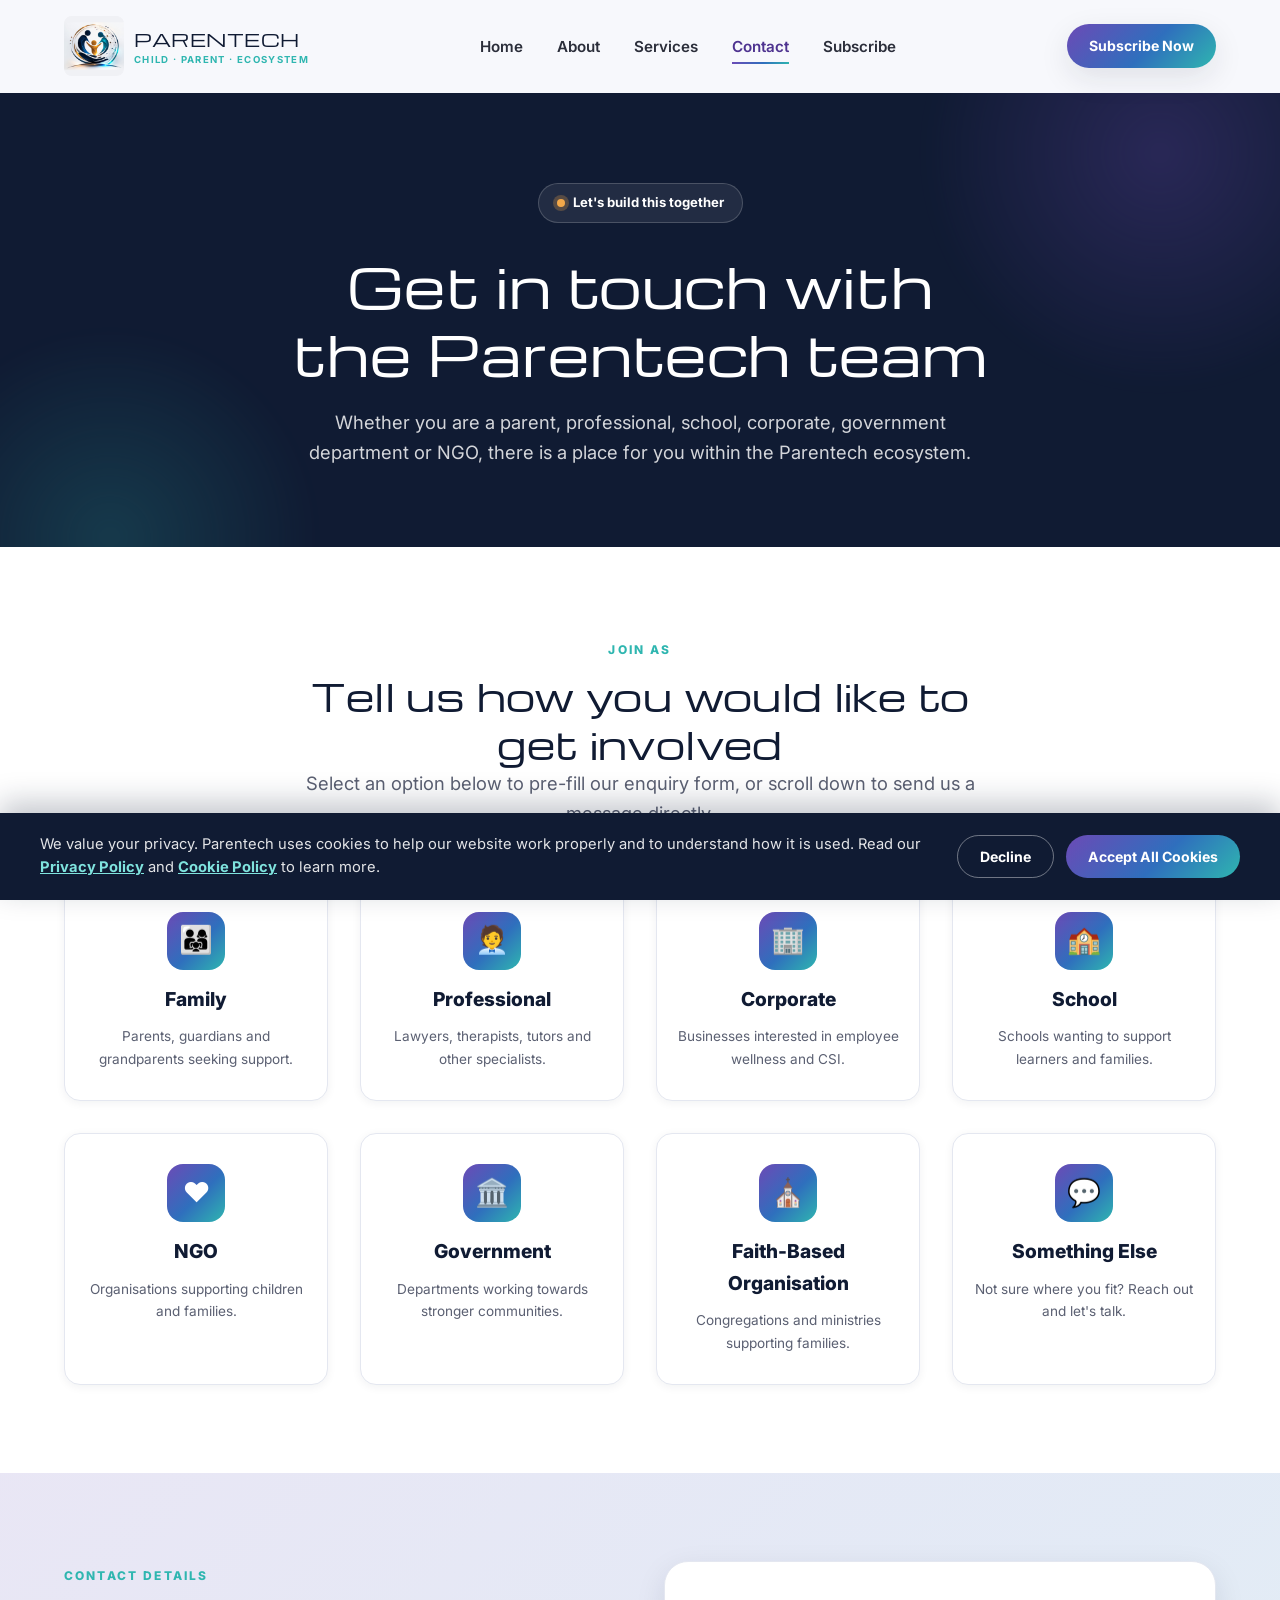
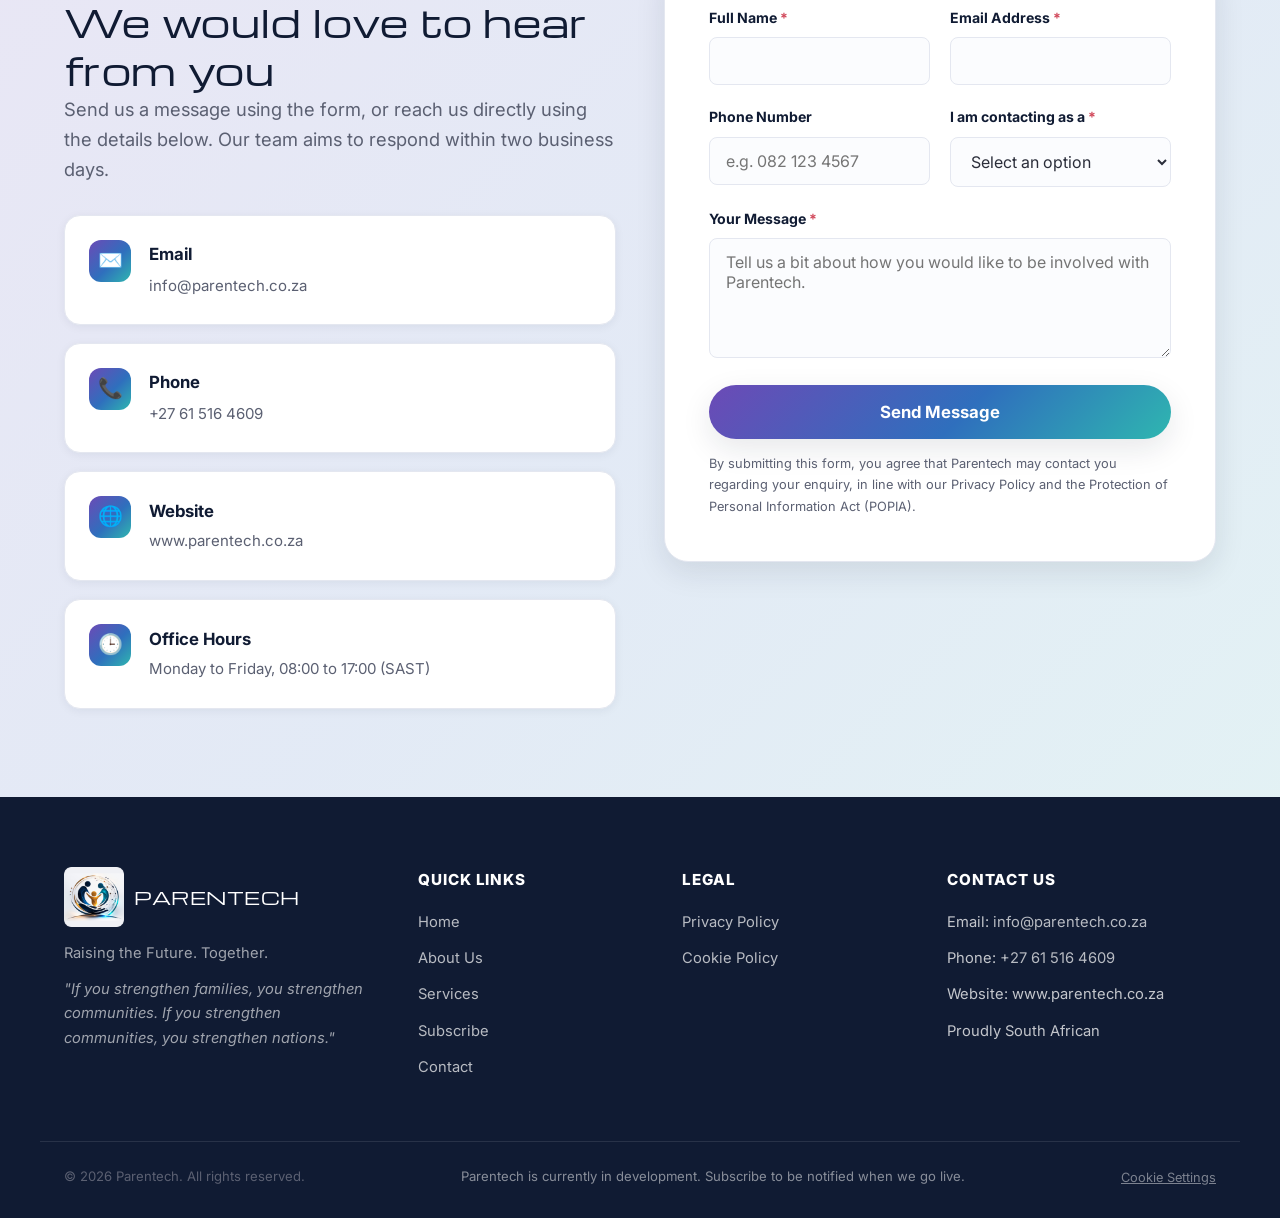
<file: contact.html>
<!DOCTYPE html>
<html lang="en-ZA">
<head>
<meta charset="UTF-8">
<meta name="viewport" content="width=device-width, initial-scale=1.0">
<title>Contact Us | Parentech</title>
<meta name="description" content="Get in touch with the Parentech team. We would love to hear from parents, professionals, schools, NGOs, corporates and government departments.">
<meta name="author" content="Parentech">
<meta name="robots" content="index, follow">
<meta name="theme-color" content="#6C4AB6">
<link rel="canonical" href="https://www.parentech.co.za/contact.html">
<link rel="shortcut icon" href="/favicon.ico">
<link rel="icon" href="/favicon.ico" sizes="any">
<link rel="icon" type="image/png" sizes="192x192" href="/img/favicon-192x192.png">
<link rel="icon" type="image/png" href="/img/favicon-google-search-icon.png">
<link rel="icon" type="image/png" sizes="512x512" href="/img/site-icon-512x512.png">
<link rel="apple-touch-icon" sizes="180x180" href="/img/favicon-apple-touch-180x180.png">
<meta property="og:type" content="website">
<meta property="og:site_name" content="Parentech">
<meta property="og:title" content="Contact Us | Parentech">
<meta property="og:description" content="Get in touch with the Parentech team. We would love to hear from parents, professionals, schools, NGOs, corporates and government departments.">
<meta property="og:url" content="https://www.parentech.co.za/contact.html">
<meta property="og:locale" content="en_ZA">
<meta property="og:image" content="https://www.parentech.co.za/img/site-logo-master.png">
<meta property="og:image:secure_url" content="https://www.parentech.co.za/img/site-logo-master.png">
<meta property="og:image:alt" content="Parentech logo and digital family support ecosystem">
<meta name="twitter:card" content="summary_large_image">
<meta name="twitter:title" content="Contact Us | Parentech">
<meta name="twitter:description" content="Get in touch with the Parentech team. We would love to hear from parents, professionals, schools, NGOs, corporates and government departments.">
<meta name="twitter:image" content="https://www.parentech.co.za/img/site-logo-master.png">
<meta name="twitter:image:alt" content="Parentech logo and digital family support ecosystem">
<link rel="preconnect" href="https://fonts.googleapis.com">
<link rel="preconnect" href="https://fonts.gstatic.com" crossorigin>
<link href="https://fonts.googleapis.com/css2?family=Michroma&family=Inter:wght@400;500;600;700;800&display=swap" rel="stylesheet">
<link rel="stylesheet" href="styles.css">
</head>
<body>

<a href="#main" class="skip-link">Skip to main content</a>

<!-- ===== HEADER ===== -->
<header class="site-header" id="siteHeader">
  <div class="container header-inner">
    <a href="index.html" class="logo" aria-label="Parentech home">
      <img src="img/parentech-nav-logo.png" alt="Parentech logo" width="60" height="60">
      <span>
        <span class="logo-text">PARENTECH</span>
        <span class="logo-tag">Child · Parent · Ecosystem</span>
      </span>
    </a>
    <nav class="main-nav" id="mainNav">
      <ul>
        <li><a href="index.html" data-page="index.html">Home</a></li>
        <li><a href="about.html" data-page="about.html">About</a></li>
        <li><a href="services.html" data-page="services.html">Services</a></li>
        <li><a href="contact.html" data-page="contact.html">Contact</a></li>
        <li><a href="subscribe.html" data-page="subscribe.html">Subscribe</a></li>
      </ul>
    </nav>
    <div class="header-actions">
      <a href="subscribe.html" class="btn btn-primary btn-sm header-cta">Subscribe Now</a>
      <button class="nav-toggle" id="navToggle" aria-label="Open menu" aria-expanded="false">
        <span></span><span></span><span></span>
      </button>
    </div>
  </div>
</header>

<main id="main">

  <!-- ===== PAGE HERO ===== -->
  <section class="hero page-hero">
    <div class="container hero-inner center">
      <span class="hero-badge"><span class="dot"></span> Let's build this together</span>
      <h1>Get in touch with the Parentech team</h1>
      <p class="lead center">Whether you are a parent, professional, school, corporate, government department or NGO, there is a place for you within the Parentech ecosystem.</p>
    </div>
  </section>

  <!-- ===== JOIN AS ===== -->
  <section class="section bg-white">
    <div class="container">
      <div class="section-title-wrap">
        <span class="eyebrow">Join As</span>
        <h2>Tell us how you would like to get involved</h2>
        <p class="lead center">Select an option below to pre-fill our enquiry form, or scroll down to send us a message directly.</p>
      </div>
      <div class="grid grid-4">
        <div class="card join-card reveal" data-role="parent">
          <div class="icon-badge dark">👨‍👩‍👧</div>
          <h3>Family</h3>
          <p>Parents, guardians and grandparents seeking support.</p>
        </div>
        <div class="card join-card reveal" data-role="professional">
          <div class="icon-badge dark">🧑‍💼</div>
          <h3>Professional</h3>
          <p>Lawyers, therapists, tutors and other specialists.</p>
        </div>
        <div class="card join-card reveal" data-role="corporate">
          <div class="icon-badge dark">🏢</div>
          <h3>Corporate</h3>
          <p>Businesses interested in employee wellness and CSI.</p>
        </div>
        <div class="card join-card reveal" data-role="school">
          <div class="icon-badge dark">🏫</div>
          <h3>School</h3>
          <p>Schools wanting to support learners and families.</p>
        </div>
        <div class="card join-card reveal" data-role="ngo">
          <div class="icon-badge dark">❤️</div>
          <h3>NGO</h3>
          <p>Organisations supporting children and families.</p>
        </div>
        <div class="card join-card reveal" data-role="government">
          <div class="icon-badge dark">🏛️</div>
          <h3>Government</h3>
          <p>Departments working towards stronger communities.</p>
        </div>
        <div class="card join-card reveal" data-role="faith">
          <div class="icon-badge dark">⛪</div>
          <h3>Faith-Based Organisation</h3>
          <p>Congregations and ministries supporting families.</p>
        </div>
        <div class="card join-card reveal" data-role="other">
          <div class="icon-badge dark">💬</div>
          <h3>Something Else</h3>
          <p>Not sure where you fit? Reach out and let's talk.</p>
        </div>
      </div>
    </div>
  </section>

  <!-- ===== CONTACT INFO + FORM ===== -->
  <section class="section bg-soft" id="contactFormPanel">
    <div class="container">
      <div class="two-col" style="align-items: flex-start;">

        <div class="reveal">
          <span class="eyebrow">Contact Details</span>
          <h2>We would love to hear from you</h2>
          <p class="lead" style="margin-bottom: 30px;">Send us a message using the form, or reach us directly using the details below. Our team aims to respond within two business days.</p>

          <div class="contact-info-card" style="margin-bottom: 18px;">
            <div class="icon-badge dark sm">✉️</div>
            <div>
              <h4>Email</h4>
              <a href="mailto:info@parentech.co.za">info@parentech.co.za</a>
            </div>
          </div>
          <div class="contact-info-card" style="margin-bottom: 18px;">
            <div class="icon-badge dark sm">📞</div>
            <div>
              <h4>Phone</h4>
              <a href="tel:+27615164609">+27 61 516 4609</a>
            </div>
          </div>
          <div class="contact-info-card" style="margin-bottom: 18px;">
            <div class="icon-badge dark sm">🌐</div>
            <div>
              <h4>Website</h4>
              <p>www.parentech.co.za</p>
            </div>
          </div>
          <div class="contact-info-card">
            <div class="icon-badge dark sm">🕒</div>
            <div>
              <h4>Office Hours</h4>
              <p>Monday to Friday, 08:00 to 17:00 (SAST)</p>
            </div>
          </div>
        </div>

        <div class="form-panel reveal">
          <form id="contactForm" novalidate>
            <div class="form-row cols-2">
              <div class="form-group">
                <label for="contactName">Full Name <span class="req">*</span></label>
                <input type="text" id="contactName" name="contactName" required>
                <p class="form-error">Please enter your full name.</p>
              </div>
              <div class="form-group">
                <label for="contactEmail">Email Address <span class="req">*</span></label>
                <input type="email" id="contactEmail" name="contactEmail" required>
                <p class="form-error">Please enter a valid email address.</p>
              </div>
            </div>
            <div class="form-row cols-2">
              <div class="form-group">
                <label for="contactPhone">Phone Number</label>
                <input type="tel" id="contactPhone" name="contactPhone" placeholder="e.g. 082 123 4567">
              </div>
              <div class="form-group">
                <label for="enquiryType">I am contacting as a <span class="req">*</span></label>
                <select id="enquiryType" name="enquiryType" required>
                  <option value="">Select an option</option>
                  <option value="parent">Parent or Family</option>
                  <option value="professional">Professional</option>
                  <option value="corporate">Corporate</option>
                  <option value="school">School</option>
                  <option value="ngo">NGO</option>
                  <option value="government">Government</option>
                  <option value="faith">Faith-Based Organisation</option>
                  <option value="other">Other</option>
                </select>
                <p class="form-error">Please select an option.</p>
              </div>
            </div>
            <div class="form-group" style="margin-bottom: 20px;">
              <label for="contactMessage">Your Message <span class="req">*</span></label>
              <textarea id="contactMessage" name="contactMessage" required placeholder="Tell us a bit about how you would like to be involved with Parentech."></textarea>
              <p class="form-error">Please enter a message.</p>
            </div>
            <button type="submit" class="btn btn-primary btn-block btn-lg">Send Message</button>
            <p class="form-note">By submitting this form, you agree that Parentech may contact you regarding your enquiry, in line with our Privacy Policy and the Protection of Personal Information Act (POPIA).</p>
          </form>

          <div class="form-success" id="contactSuccess">
            <div class="icon-badge">✓</div>
            <h3>Thank you for reaching out</h3>
            <p>We have received your message and will get back to you within two business days. In the meantime, why not subscribe for early access?</p>
            <a href="subscribe.html" class="btn btn-gold" style="margin-top: 10px;">Subscribe for Early Access</a>
          </div>
        </div>
      </div>
    </div>
  </section>

</main>

<!-- ===== FOOTER ===== -->
<footer class="site-footer">
  <div class="container footer-grid">
    <div class="footer-brand">
      <a href="index.html" class="logo" aria-label="Parentech home">
        <img src="img/parentech-nav-logo.png" alt="Parentech logo" width="60" height="60">
        <span class="logo-text">PARENTECH</span>
      </a>
      <p>Raising the Future. Together.</p>
      <p class="footer-tagline">"If you strengthen families, you strengthen communities. If you strengthen communities, you strengthen nations."</p>
    </div>
    <div class="footer-links">
      <h3>Quick Links</h3>
      <ul>
        <li><a href="index.html">Home</a></li>
        <li><a href="about.html">About Us</a></li>
        <li><a href="services.html">Services</a></li>
        <li><a href="subscribe.html">Subscribe</a></li>
        <li><a href="contact.html">Contact</a></li>
      </ul>
    </div>
    <div class="footer-links">
      <h3>Legal</h3>
      <ul>
        <li><a href="privacy.html">Privacy Policy</a></li>
        <li><a href="privacy.html#cookies">Cookie Policy</a></li>
      </ul>
    </div>
    <div class="footer-contact">
      <h3>Contact Us</h3>
      <ul>
        <li>Email: <a href="mailto:info@parentech.co.za">info@parentech.co.za</a></li>
        <li>Phone: <a href="tel:+27615164609">+27 61 516 4609</a></li>
        <li>Website: www.parentech.co.za</li>
        <li>Proudly South African</li>
      </ul>
    </div>
  </div>
  <div class="footer-bottom container">
    <p>&copy; <span id="currentYear"></span> Parentech. All rights reserved.</p>
    <p class="footer-note">Parentech is currently in development. Subscribe to be notified when we go live.</p>
  </div>
</footer>

<script src="script.js"></script>
<script src="cookie-consent.js"></script>
</body>
</html>
</file>
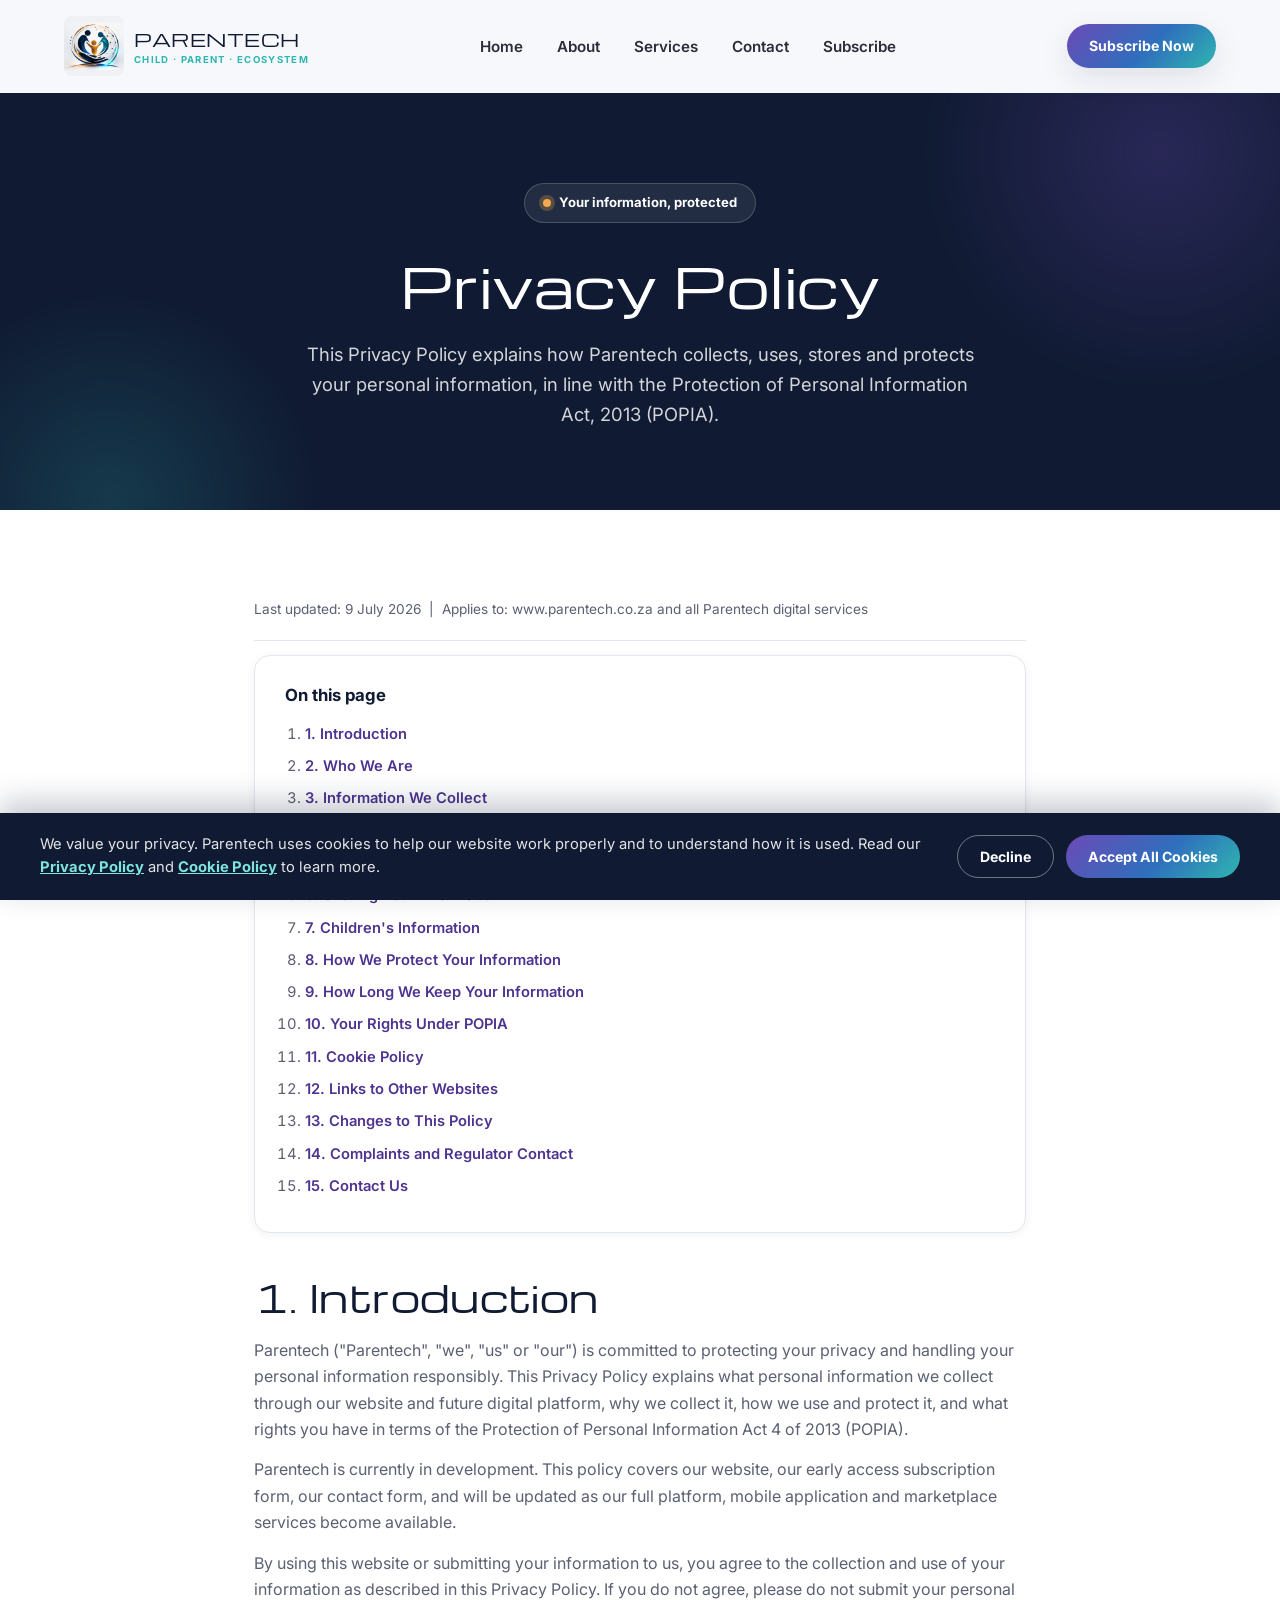
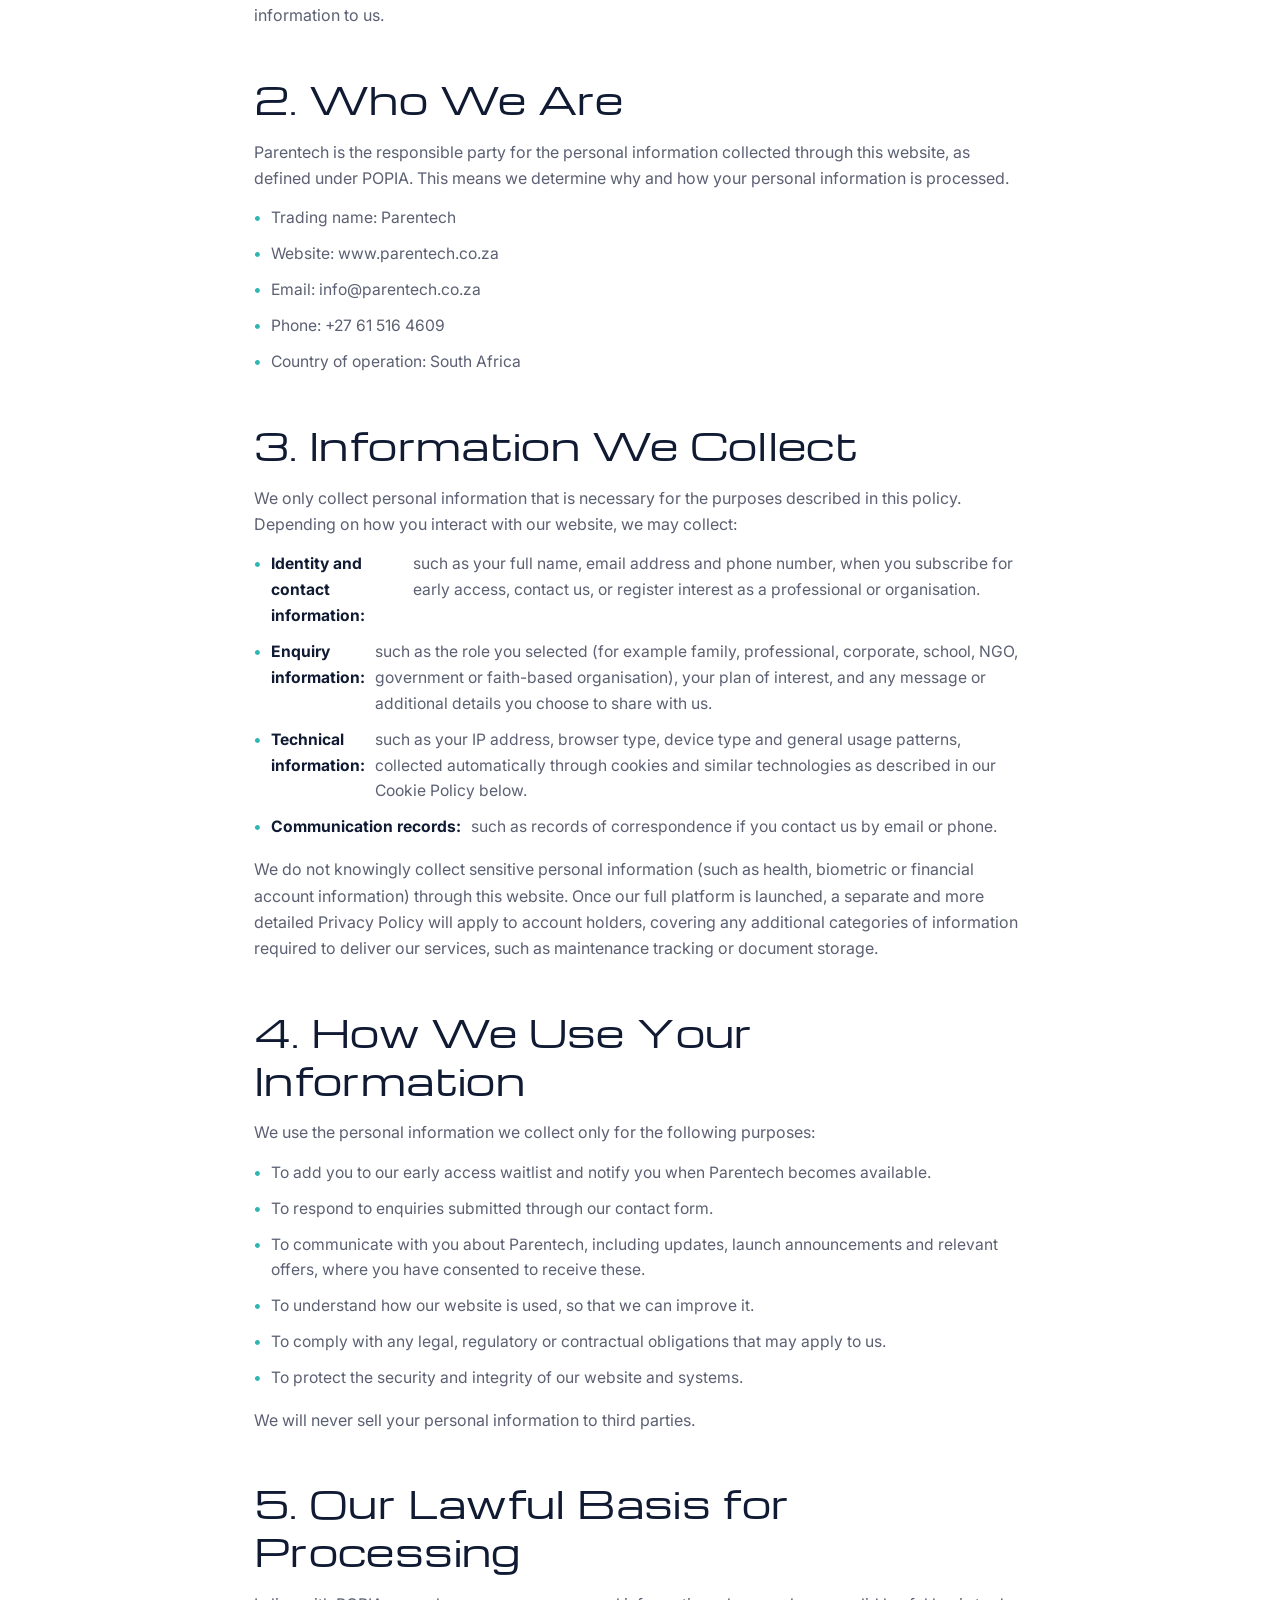
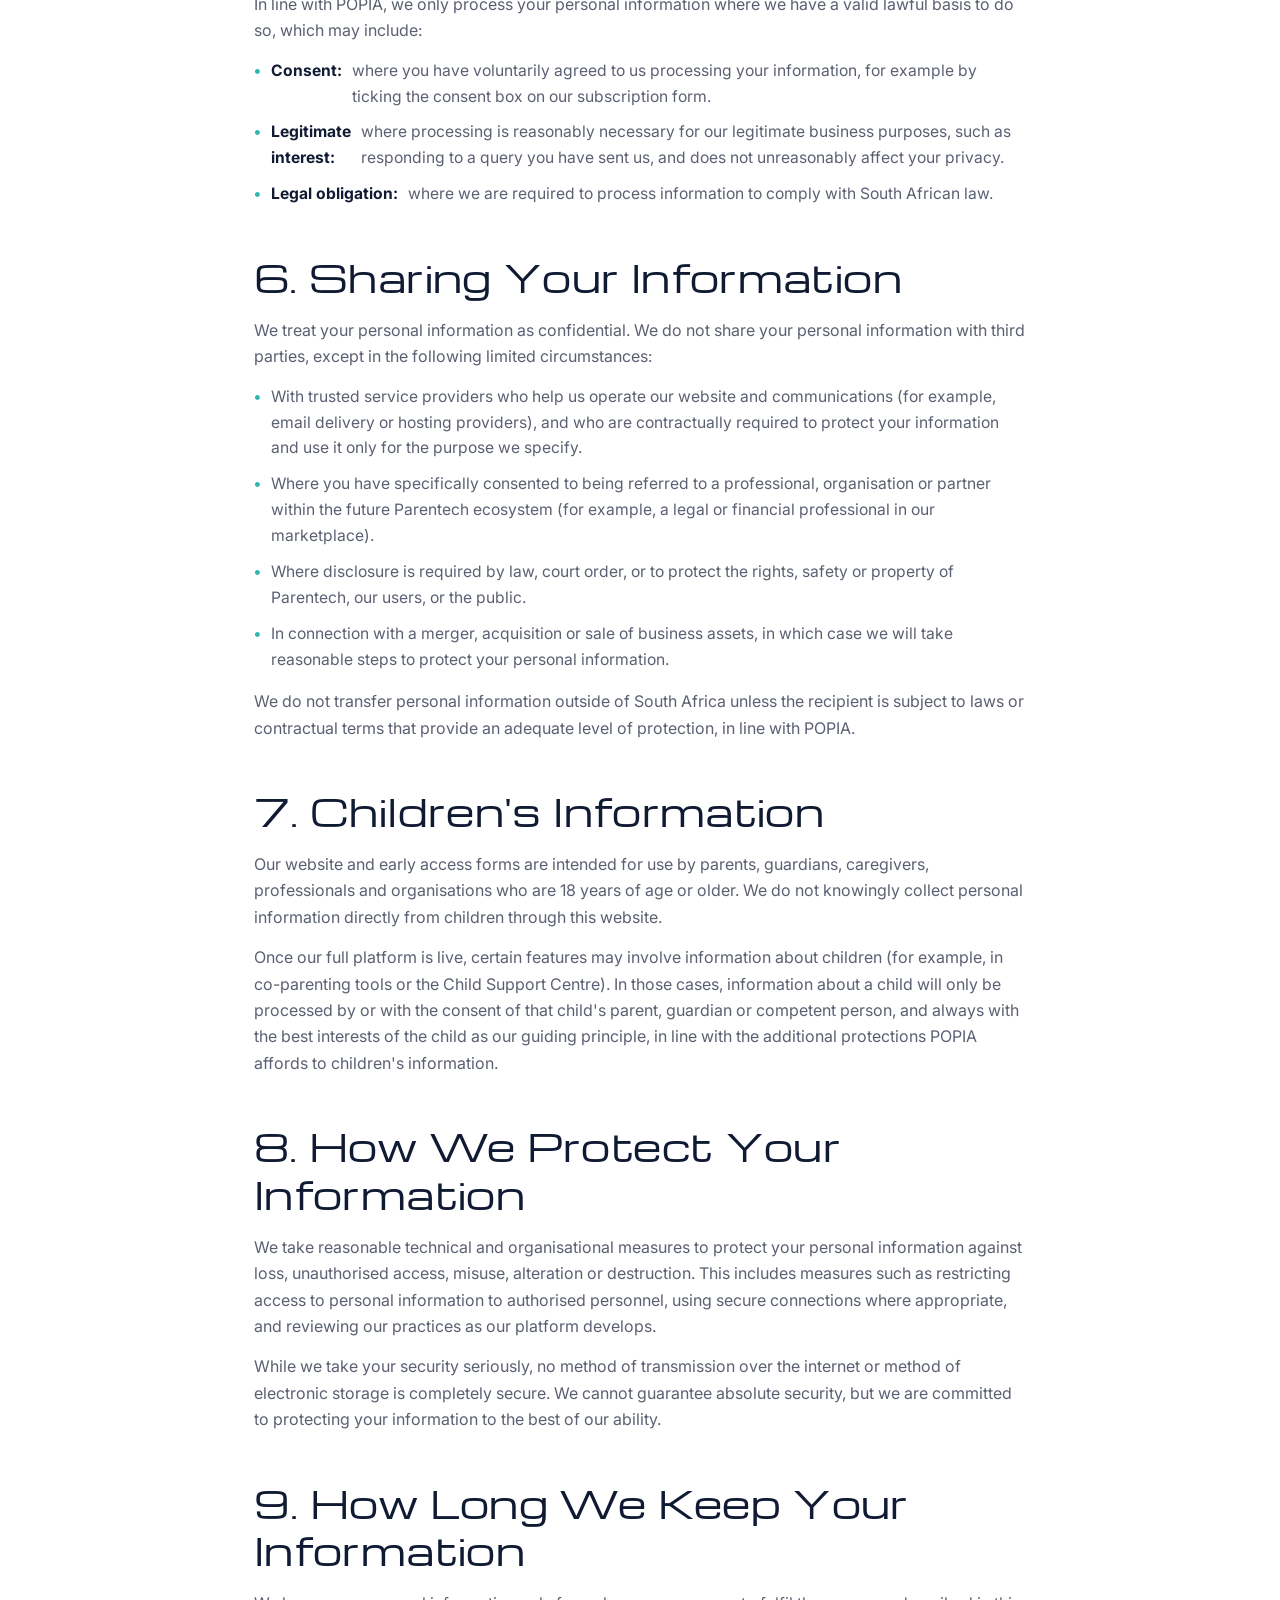
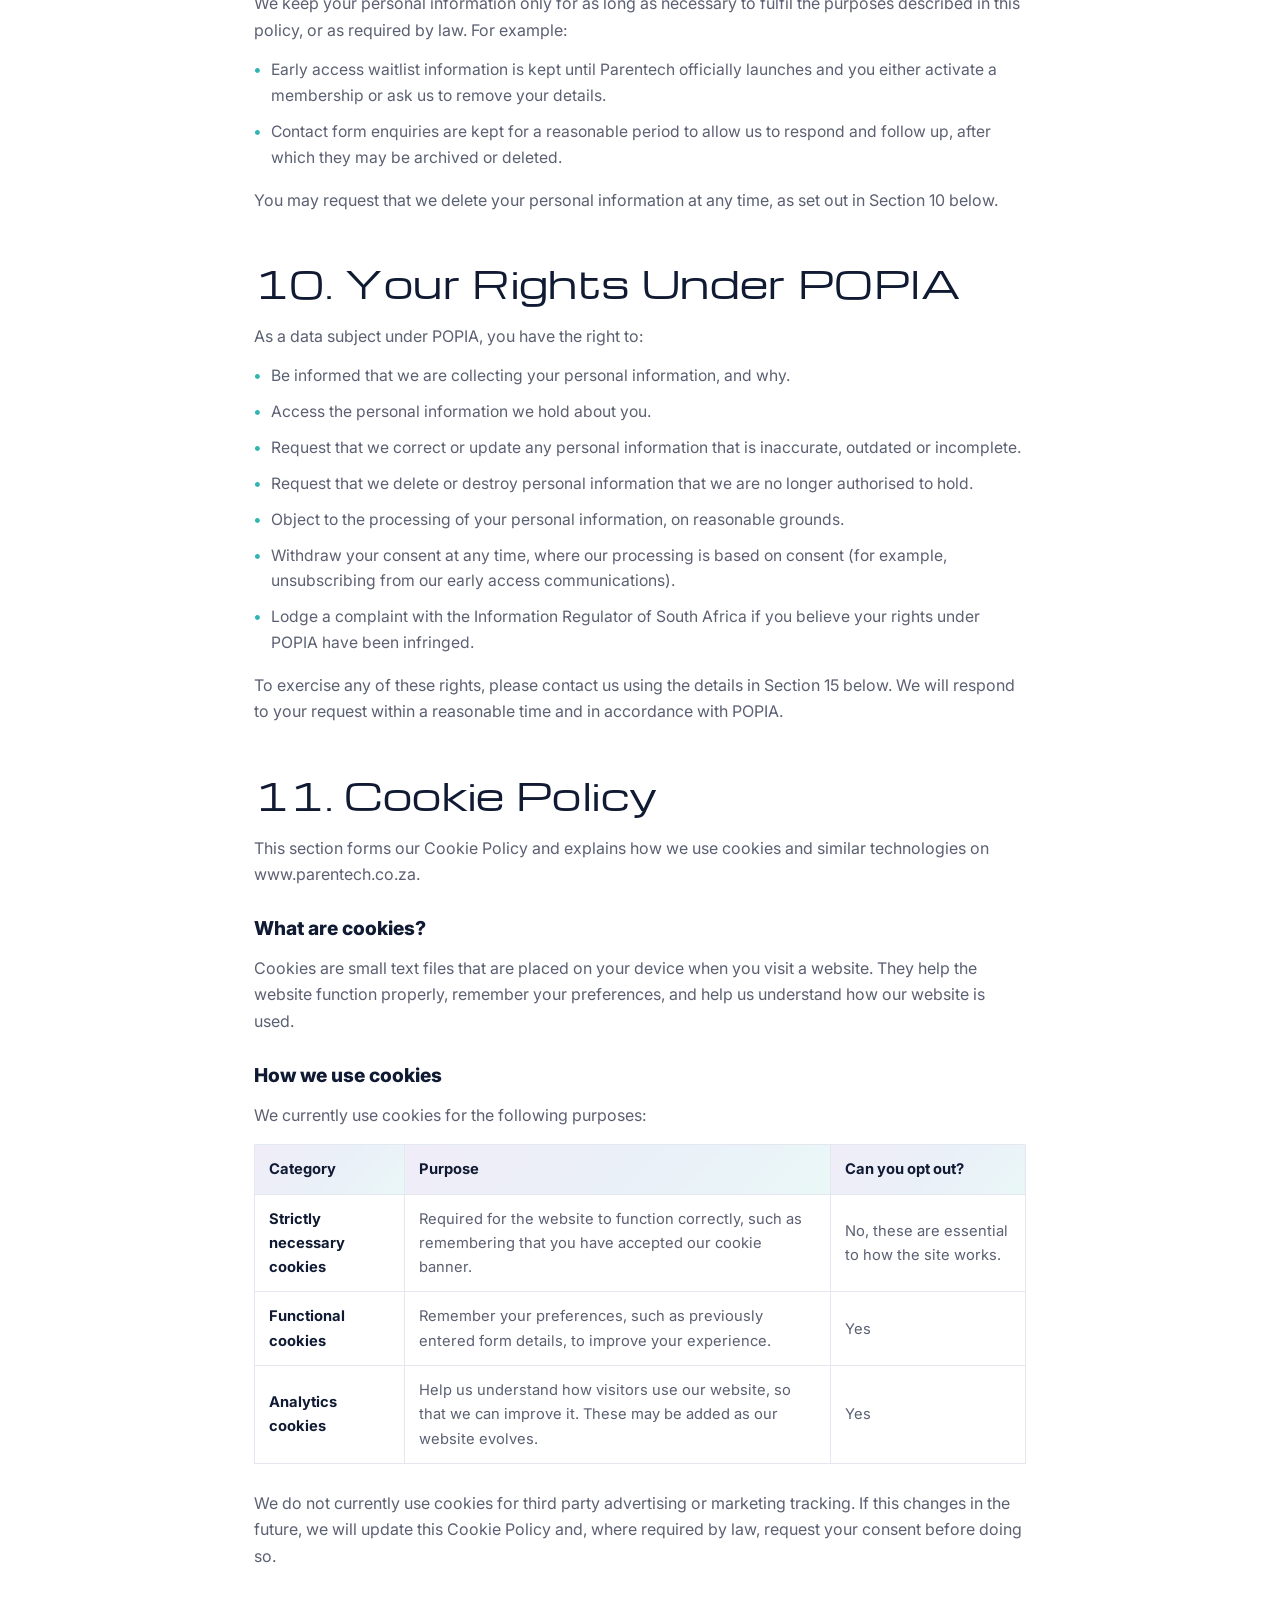
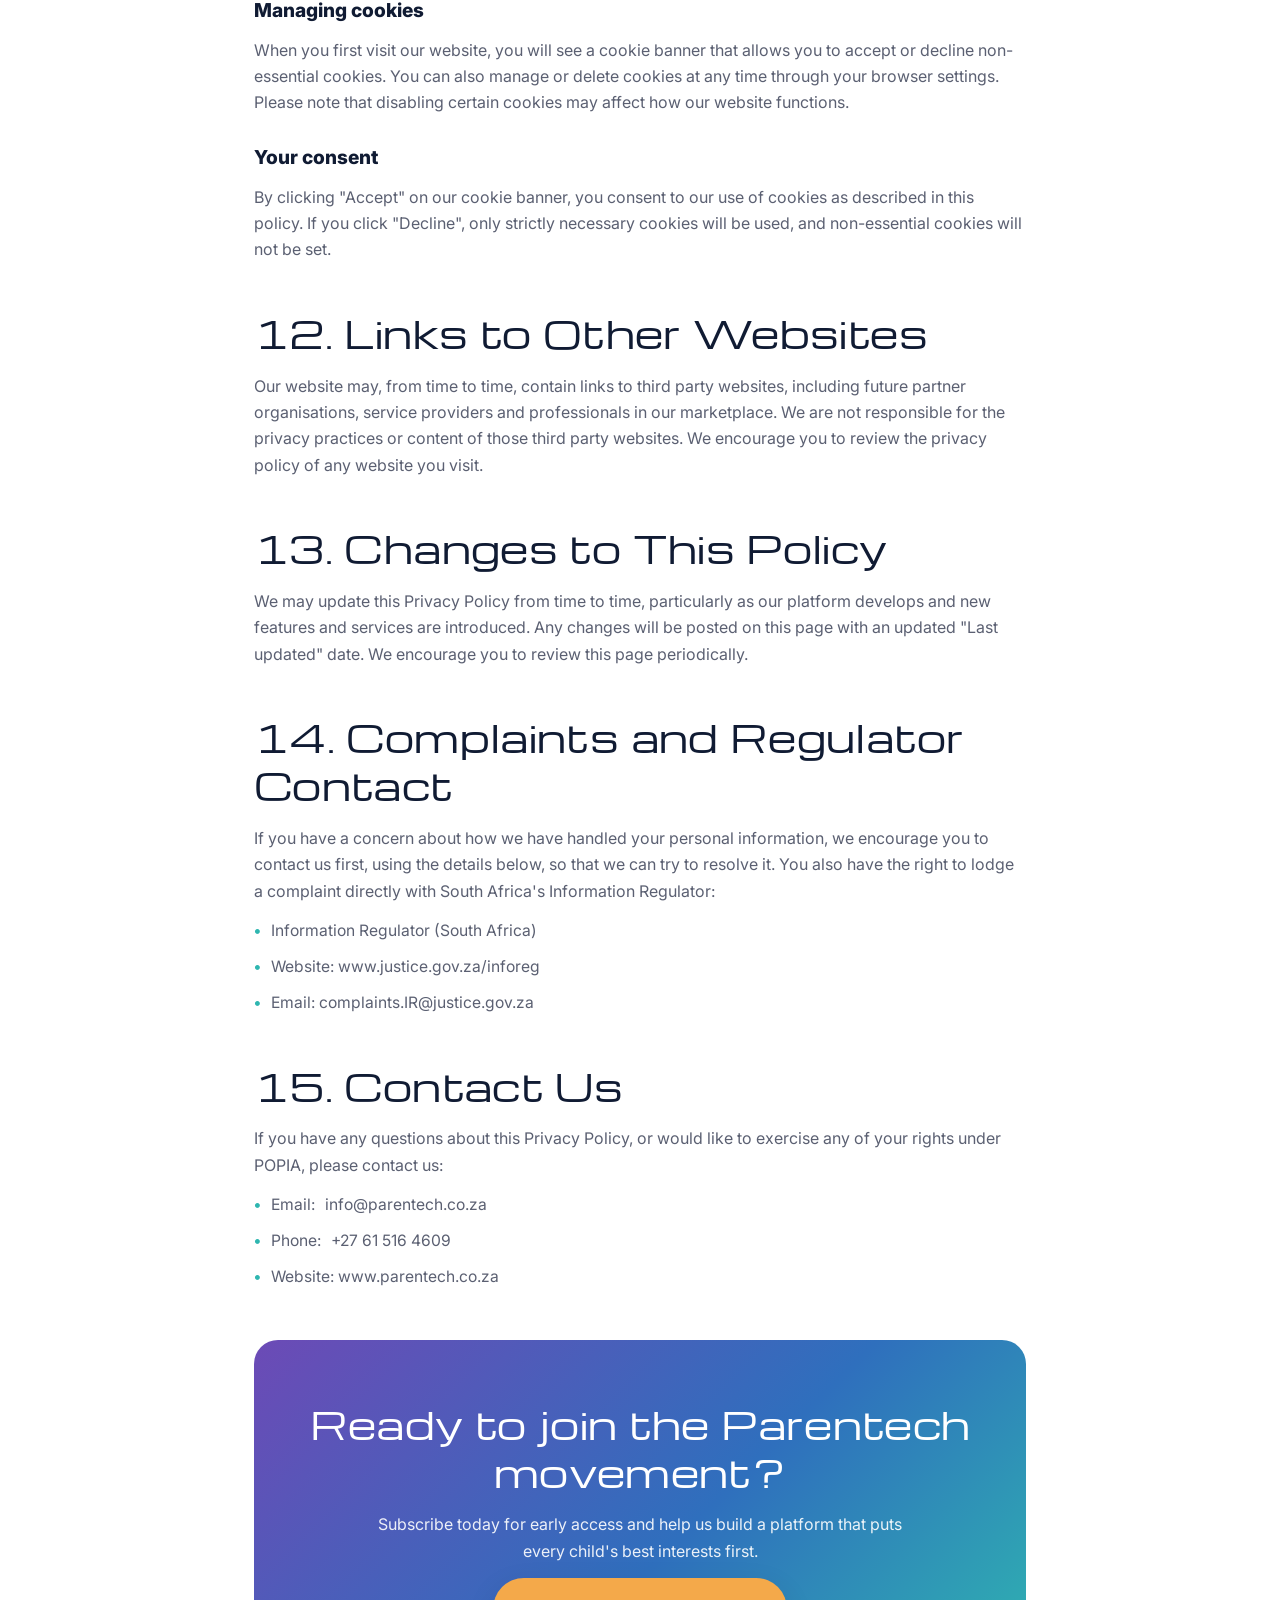
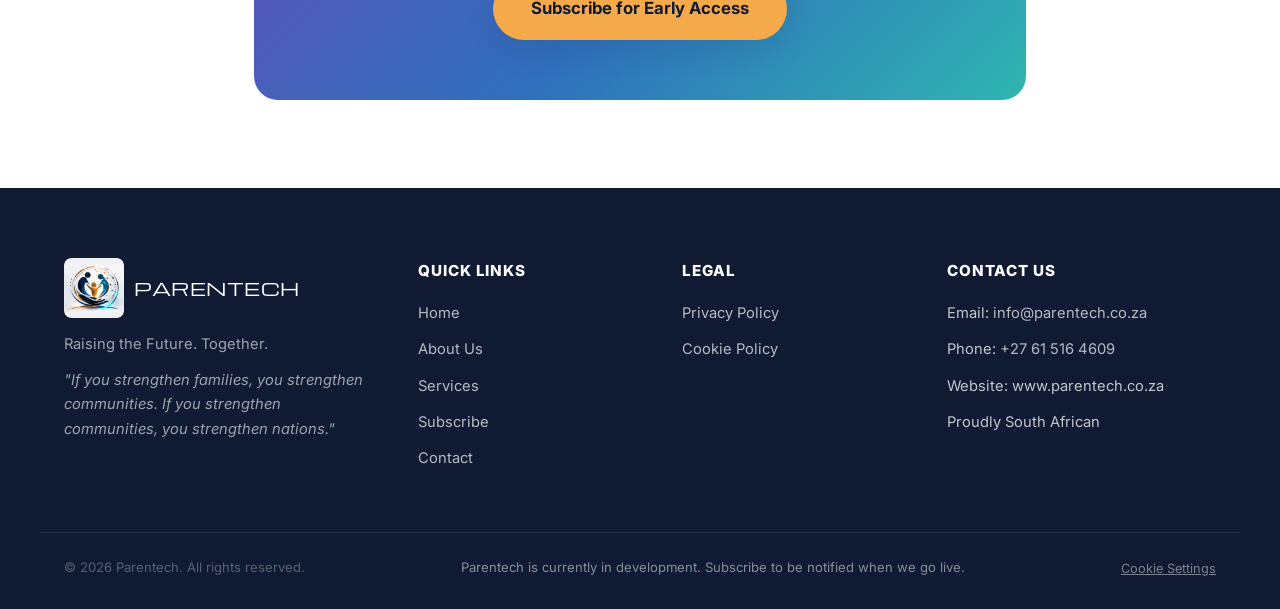
<file: privacy.html>
<!DOCTYPE html>
<html lang="en-ZA">
<head>
<meta charset="UTF-8">
<meta name="viewport" content="width=device-width, initial-scale=1.0">
<title>Privacy Policy | Parentech</title>
<meta name="description" content="Read the Parentech Privacy Policy and Cookie Policy, explaining how we collect, use and protect your personal information in line with the Protection of Personal Information Act (POPIA).">
<meta name="author" content="Parentech">
<meta name="robots" content="index, follow">
<meta name="theme-color" content="#6C4AB6">
<link rel="canonical" href="https://www.parentech.co.za/privacy.html">
<link rel="shortcut icon" href="/favicon.ico">
<link rel="icon" href="/favicon.ico" sizes="any">
<link rel="icon" type="image/png" sizes="192x192" href="/img/favicon-192x192.png">
<link rel="icon" type="image/png" href="/img/favicon-google-search-icon.png">
<link rel="icon" type="image/png" sizes="512x512" href="/img/site-icon-512x512.png">
<link rel="apple-touch-icon" sizes="180x180" href="/img/favicon-apple-touch-180x180.png">
<meta property="og:type" content="website">
<meta property="og:site_name" content="Parentech">
<meta property="og:title" content="Privacy Policy | Parentech">
<meta property="og:description" content="Read the Parentech Privacy Policy and Cookie Policy, explaining how we collect, use and protect your personal information in line with the Protection of Personal Information Act (POPIA).">
<meta property="og:url" content="https://www.parentech.co.za/privacy.html">
<meta property="og:locale" content="en_ZA">
<meta property="og:image" content="https://www.parentech.co.za/img/site-logo-master.png">
<meta property="og:image:secure_url" content="https://www.parentech.co.za/img/site-logo-master.png">
<meta property="og:image:alt" content="Parentech logo and digital family support ecosystem">
<meta name="twitter:card" content="summary_large_image">
<meta name="twitter:title" content="Privacy Policy | Parentech">
<meta name="twitter:description" content="Read the Parentech Privacy Policy and Cookie Policy, explaining how we collect, use and protect your personal information in line with the Protection of Personal Information Act (POPIA).">
<meta name="twitter:image" content="https://www.parentech.co.za/img/site-logo-master.png">
<meta name="twitter:image:alt" content="Parentech logo and digital family support ecosystem">
<link rel="preconnect" href="https://fonts.googleapis.com">
<link rel="preconnect" href="https://fonts.gstatic.com" crossorigin>
<link href="https://fonts.googleapis.com/css2?family=Michroma&family=Inter:wght@400;500;600;700;800&display=swap" rel="stylesheet">
<link rel="stylesheet" href="styles.css">
<style>
  .policy-content { max-width: 820px; margin: 0 auto; }
  .policy-content h2 { margin-top: 46px; margin-bottom: 16px; }
  .policy-content h2:first-of-type { margin-top: 0; }
  .policy-content h3 { margin-top: 26px; margin-bottom: 10px; }
  .policy-content p { margin-bottom: 14px; }
  .policy-content ul { margin: 0 0 16px 0; }
  .policy-content ul li {
    display: flex;
    align-items: flex-start;
    gap: 10px;
    color: var(--clr-text-light);
    margin-bottom: 10px;
    font-size: 0.98rem;
  }
  .policy-content ul li::before {
    content: "•";
    color: var(--clr-teal);
    font-weight: 800;
    flex-shrink: 0;
  }
  .policy-content table {
    width: 100%;
    border-collapse: collapse;
    margin: 16px 0 26px;
    font-size: 0.92rem;
  }
  .policy-content table th, .policy-content table td {
    border: 1px solid var(--clr-border);
    padding: 12px 14px;
    text-align: left;
    color: var(--clr-text-light);
  }
  .policy-content table th {
    background: var(--gradient-brand-soft);
    color: var(--clr-navy);
    font-weight: 700;
  }
  .policy-meta {
    font-size: 0.85rem;
    color: var(--clr-text-light);
    margin-bottom: 34px;
    padding-bottom: 20px;
    border-bottom: 1px solid var(--clr-border);
  }
  .policy-toc {
    background: #fff;
    border: 1px solid var(--clr-border);
    border-radius: var(--radius-md);
    padding: 26px 30px;
    margin-bottom: 40px;
    box-shadow: var(--shadow-sm);
  }
  .policy-toc h4 { margin-bottom: 12px; }
  .policy-toc ol { margin: 0; padding-left: 20px; color: var(--clr-text-light); }
  .policy-toc ol li { margin-bottom: 8px; font-size: 0.92rem; }
  .policy-toc a { color: var(--clr-purple-dark); font-weight: 600; }
  .policy-toc a:hover { text-decoration: underline; }
</style>
</head>
<body>

<a href="#main" class="skip-link">Skip to main content</a>

<!-- ===== HEADER ===== -->
<header class="site-header" id="siteHeader">
  <div class="container header-inner">
    <a href="index.html" class="logo" aria-label="Parentech home">
      <img src="img/parentech-nav-logo.png" alt="Parentech logo" width="60" height="60">
      <span>
        <span class="logo-text">PARENTECH</span>
        <span class="logo-tag">Child · Parent · Ecosystem</span>
      </span>
    </a>
    <nav class="main-nav" id="mainNav">
      <ul>
        <li><a href="index.html" data-page="index.html">Home</a></li>
        <li><a href="about.html" data-page="about.html">About</a></li>
        <li><a href="services.html" data-page="services.html">Services</a></li>
        <li><a href="contact.html" data-page="contact.html">Contact</a></li>
        <li><a href="subscribe.html" data-page="subscribe.html">Subscribe</a></li>
      </ul>
    </nav>
    <div class="header-actions">
      <a href="subscribe.html" class="btn btn-primary btn-sm header-cta">Subscribe Now</a>
      <button class="nav-toggle" id="navToggle" aria-label="Open menu" aria-expanded="false">
        <span></span><span></span><span></span>
      </button>
    </div>
  </div>
</header>

<main id="main">

  <!-- ===== PAGE HERO ===== -->
  <section class="hero page-hero">
    <div class="container hero-inner center">
      <span class="hero-badge"><span class="dot"></span> Your information, protected</span>
      <h1>Privacy Policy</h1>
      <p class="lead center">This Privacy Policy explains how Parentech collects, uses, stores and protects your personal information, in line with the Protection of Personal Information Act, 2013 (POPIA).</p>
    </div>
  </section>

  <!-- ===== POLICY CONTENT ===== -->
  <section class="section bg-white">
    <div class="container policy-content">

      <p class="policy-meta">Last updated: 9 July 2026 &nbsp;|&nbsp; Applies to: www.parentech.co.za and all Parentech digital services</p>

      <div class="policy-toc">
        <h4>On this page</h4>
        <ol>
          <li><a href="#intro">1. Introduction</a></li>
          <li><a href="#responsible-party">2. Who We Are</a></li>
          <li><a href="#info-we-collect">3. Information We Collect</a></li>
          <li><a href="#how-we-use">4. How We Use Your Information</a></li>
          <li><a href="#legal-basis">5. Our Lawful Basis for Processing</a></li>
          <li><a href="#sharing">6. Sharing Your Information</a></li>
          <li><a href="#children">7. Children's Information</a></li>
          <li><a href="#security">8. How We Protect Your Information</a></li>
          <li><a href="#retention">9. How Long We Keep Your Information</a></li>
          <li><a href="#your-rights">10. Your Rights Under POPIA</a></li>
          <li><a href="#cookies">11. Cookie Policy</a></li>
          <li><a href="#third-party-links">12. Links to Other Websites</a></li>
          <li><a href="#changes">13. Changes to This Policy</a></li>
          <li><a href="#complaints">14. Complaints and Regulator Contact</a></li>
          <li><a href="#contact">15. Contact Us</a></li>
        </ol>
      </div>

      <h2 id="intro">1. Introduction</h2>
      <p>Parentech ("Parentech", "we", "us" or "our") is committed to protecting your privacy and handling your personal information responsibly. This Privacy Policy explains what personal information we collect through our website and future digital platform, why we collect it, how we use and protect it, and what rights you have in terms of the Protection of Personal Information Act 4 of 2013 (POPIA).</p>
      <p>Parentech is currently in development. This policy covers our website, our early access subscription form, our contact form, and will be updated as our full platform, mobile application and marketplace services become available.</p>
      <p>By using this website or submitting your information to us, you agree to the collection and use of your information as described in this Privacy Policy. If you do not agree, please do not submit your personal information to us.</p>

      <h2 id="responsible-party">2. Who We Are</h2>
      <p>Parentech is the responsible party for the personal information collected through this website, as defined under POPIA. This means we determine why and how your personal information is processed.</p>
      <ul>
        <li>Trading name: Parentech</li>
        <li>Website: www.parentech.co.za</li>
        <li>Email: info@parentech.co.za</li>
        <li>Phone: +27 61 516 4609</li>
        <li>Country of operation: South Africa</li>
      </ul>

      <h2 id="info-we-collect">3. Information We Collect</h2>
      <p>We only collect personal information that is necessary for the purposes described in this policy. Depending on how you interact with our website, we may collect:</p>
      <ul>
        <li><strong>Identity and contact information:</strong> such as your full name, email address and phone number, when you subscribe for early access, contact us, or register interest as a professional or organisation.</li>
        <li><strong>Enquiry information:</strong> such as the role you selected (for example family, professional, corporate, school, NGO, government or faith-based organisation), your plan of interest, and any message or additional details you choose to share with us.</li>
        <li><strong>Technical information:</strong> such as your IP address, browser type, device type and general usage patterns, collected automatically through cookies and similar technologies as described in our Cookie Policy below.</li>
        <li><strong>Communication records:</strong> such as records of correspondence if you contact us by email or phone.</li>
      </ul>
      <p>We do not knowingly collect sensitive personal information (such as health, biometric or financial account information) through this website. Once our full platform is launched, a separate and more detailed Privacy Policy will apply to account holders, covering any additional categories of information required to deliver our services, such as maintenance tracking or document storage.</p>

      <h2 id="how-we-use">4. How We Use Your Information</h2>
      <p>We use the personal information we collect only for the following purposes:</p>
      <ul>
        <li>To add you to our early access waitlist and notify you when Parentech becomes available.</li>
        <li>To respond to enquiries submitted through our contact form.</li>
        <li>To communicate with you about Parentech, including updates, launch announcements and relevant offers, where you have consented to receive these.</li>
        <li>To understand how our website is used, so that we can improve it.</li>
        <li>To comply with any legal, regulatory or contractual obligations that may apply to us.</li>
        <li>To protect the security and integrity of our website and systems.</li>
      </ul>
      <p>We will never sell your personal information to third parties.</p>

      <h2 id="legal-basis">5. Our Lawful Basis for Processing</h2>
      <p>In line with POPIA, we only process your personal information where we have a valid lawful basis to do so, which may include:</p>
      <ul>
        <li><strong>Consent:</strong> where you have voluntarily agreed to us processing your information, for example by ticking the consent box on our subscription form.</li>
        <li><strong>Legitimate interest:</strong> where processing is reasonably necessary for our legitimate business purposes, such as responding to a query you have sent us, and does not unreasonably affect your privacy.</li>
        <li><strong>Legal obligation:</strong> where we are required to process information to comply with South African law.</li>
      </ul>

      <h2 id="sharing">6. Sharing Your Information</h2>
      <p>We treat your personal information as confidential. We do not share your personal information with third parties, except in the following limited circumstances:</p>
      <ul>
        <li>With trusted service providers who help us operate our website and communications (for example, email delivery or hosting providers), and who are contractually required to protect your information and use it only for the purpose we specify.</li>
        <li>Where you have specifically consented to being referred to a professional, organisation or partner within the future Parentech ecosystem (for example, a legal or financial professional in our marketplace).</li>
        <li>Where disclosure is required by law, court order, or to protect the rights, safety or property of Parentech, our users, or the public.</li>
        <li>In connection with a merger, acquisition or sale of business assets, in which case we will take reasonable steps to protect your personal information.</li>
      </ul>
      <p>We do not transfer personal information outside of South Africa unless the recipient is subject to laws or contractual terms that provide an adequate level of protection, in line with POPIA.</p>

      <h2 id="children">7. Children's Information</h2>
      <p>Our website and early access forms are intended for use by parents, guardians, caregivers, professionals and organisations who are 18 years of age or older. We do not knowingly collect personal information directly from children through this website.</p>
      <p>Once our full platform is live, certain features may involve information about children (for example, in co-parenting tools or the Child Support Centre). In those cases, information about a child will only be processed by or with the consent of that child's parent, guardian or competent person, and always with the best interests of the child as our guiding principle, in line with the additional protections POPIA affords to children's information.</p>

      <h2 id="security">8. How We Protect Your Information</h2>
      <p>We take reasonable technical and organisational measures to protect your personal information against loss, unauthorised access, misuse, alteration or destruction. This includes measures such as restricting access to personal information to authorised personnel, using secure connections where appropriate, and reviewing our practices as our platform develops.</p>
      <p>While we take your security seriously, no method of transmission over the internet or method of electronic storage is completely secure. We cannot guarantee absolute security, but we are committed to protecting your information to the best of our ability.</p>

      <h2 id="retention">9. How Long We Keep Your Information</h2>
      <p>We keep your personal information only for as long as necessary to fulfil the purposes described in this policy, or as required by law. For example:</p>
      <ul>
        <li>Early access waitlist information is kept until Parentech officially launches and you either activate a membership or ask us to remove your details.</li>
        <li>Contact form enquiries are kept for a reasonable period to allow us to respond and follow up, after which they may be archived or deleted.</li>
      </ul>
      <p>You may request that we delete your personal information at any time, as set out in Section 10 below.</p>

      <h2 id="your-rights">10. Your Rights Under POPIA</h2>
      <p>As a data subject under POPIA, you have the right to:</p>
      <ul>
        <li>Be informed that we are collecting your personal information, and why.</li>
        <li>Access the personal information we hold about you.</li>
        <li>Request that we correct or update any personal information that is inaccurate, outdated or incomplete.</li>
        <li>Request that we delete or destroy personal information that we are no longer authorised to hold.</li>
        <li>Object to the processing of your personal information, on reasonable grounds.</li>
        <li>Withdraw your consent at any time, where our processing is based on consent (for example, unsubscribing from our early access communications).</li>
        <li>Lodge a complaint with the Information Regulator of South Africa if you believe your rights under POPIA have been infringed.</li>
      </ul>
      <p>To exercise any of these rights, please contact us using the details in Section 15 below. We will respond to your request within a reasonable time and in accordance with POPIA.</p>

      <h2 id="cookies">11. Cookie Policy</h2>
      <p>This section forms our Cookie Policy and explains how we use cookies and similar technologies on www.parentech.co.za.</p>

      <h3>What are cookies?</h3>
      <p>Cookies are small text files that are placed on your device when you visit a website. They help the website function properly, remember your preferences, and help us understand how our website is used.</p>

      <h3>How we use cookies</h3>
      <p>We currently use cookies for the following purposes:</p>
      <table>
        <thead>
          <tr>
            <th>Category</th>
            <th>Purpose</th>
            <th>Can you opt out?</th>
          </tr>
        </thead>
        <tbody>
          <tr>
            <td><strong>Strictly necessary cookies</strong></td>
            <td>Required for the website to function correctly, such as remembering that you have accepted our cookie banner.</td>
            <td>No, these are essential to how the site works.</td>
          </tr>
          <tr>
            <td><strong>Functional cookies</strong></td>
            <td>Remember your preferences, such as previously entered form details, to improve your experience.</td>
            <td>Yes</td>
          </tr>
          <tr>
            <td><strong>Analytics cookies</strong></td>
            <td>Help us understand how visitors use our website, so that we can improve it. These may be added as our website evolves.</td>
            <td>Yes</td>
          </tr>
        </tbody>
      </table>
      <p>We do not currently use cookies for third party advertising or marketing tracking. If this changes in the future, we will update this Cookie Policy and, where required by law, request your consent before doing so.</p>

      <h3>Managing cookies</h3>
      <p>When you first visit our website, you will see a cookie banner that allows you to accept or decline non-essential cookies. You can also manage or delete cookies at any time through your browser settings. Please note that disabling certain cookies may affect how our website functions.</p>

      <h3>Your consent</h3>
      <p>By clicking "Accept" on our cookie banner, you consent to our use of cookies as described in this policy. If you click "Decline", only strictly necessary cookies will be used, and non-essential cookies will not be set.</p>

      <h2 id="third-party-links">12. Links to Other Websites</h2>
      <p>Our website may, from time to time, contain links to third party websites, including future partner organisations, service providers and professionals in our marketplace. We are not responsible for the privacy practices or content of those third party websites. We encourage you to review the privacy policy of any website you visit.</p>

      <h2 id="changes">13. Changes to This Policy</h2>
      <p>We may update this Privacy Policy from time to time, particularly as our platform develops and new features and services are introduced. Any changes will be posted on this page with an updated "Last updated" date. We encourage you to review this page periodically.</p>

      <h2 id="complaints">14. Complaints and Regulator Contact</h2>
      <p>If you have a concern about how we have handled your personal information, we encourage you to contact us first, using the details below, so that we can try to resolve it. You also have the right to lodge a complaint directly with South Africa's Information Regulator:</p>
      <ul>
        <li>Information Regulator (South Africa)</li>
        <li>Website: www.justice.gov.za/inforeg</li>
        <li>Email: complaints.IR@justice.gov.za</li>
      </ul>

      <h2 id="contact">15. Contact Us</h2>
      <p>If you have any questions about this Privacy Policy, or would like to exercise any of your rights under POPIA, please contact us:</p>
      <ul>
        <li>Email: <a href="mailto:info@parentech.co.za">info@parentech.co.za</a></li>
        <li>Phone: <a href="tel:+27615164609">+27 61 516 4609</a></li>
        <li>Website: www.parentech.co.za</li>
      </ul>

      <div class="cta-band" style="margin-top: 50px;">
        <h2>Ready to join the Parentech movement?</h2>
        <p>Subscribe today for early access and help us build a platform that puts every child's best interests first.</p>
        <a href="subscribe.html" class="btn btn-gold btn-lg">Subscribe for Early Access</a>
      </div>

    </div>
  </section>

</main>

<!-- ===== FOOTER ===== -->
<footer class="site-footer">
  <div class="container footer-grid">
    <div class="footer-brand">
      <a href="index.html" class="logo" aria-label="Parentech home">
        <img src="img/parentech-nav-logo.png" alt="Parentech logo" width="60" height="60">
        <span class="logo-text">PARENTECH</span>
      </a>
      <p>Raising the Future. Together.</p>
      <p class="footer-tagline">"If you strengthen families, you strengthen communities. If you strengthen communities, you strengthen nations."</p>
    </div>
    <div class="footer-links">
      <h3>Quick Links</h3>
      <ul>
        <li><a href="index.html">Home</a></li>
        <li><a href="about.html">About Us</a></li>
        <li><a href="services.html">Services</a></li>
        <li><a href="subscribe.html">Subscribe</a></li>
        <li><a href="contact.html">Contact</a></li>
      </ul>
    </div>
    <div class="footer-links">
      <h3>Legal</h3>
      <ul>
        <li><a href="privacy.html">Privacy Policy</a></li>
        <li><a href="privacy.html#cookies">Cookie Policy</a></li>
      </ul>
    </div>
    <div class="footer-contact">
      <h3>Contact Us</h3>
      <ul>
        <li>Email: <a href="mailto:info@parentech.co.za">info@parentech.co.za</a></li>
        <li>Phone: <a href="tel:+27615164609">+27 61 516 4609</a></li>
        <li>Website: www.parentech.co.za</li>
        <li>Proudly South African</li>
      </ul>
    </div>
  </div>
  <div class="footer-bottom container">
    <p>&copy; <span id="currentYear"></span> Parentech. All rights reserved.</p>
    <p class="footer-note">Parentech is currently in development. Subscribe to be notified when we go live.</p>
  </div>
</footer>

<script src="script.js"></script>
<script src="cookie-consent.js"></script>
</body>
</html>
</file>
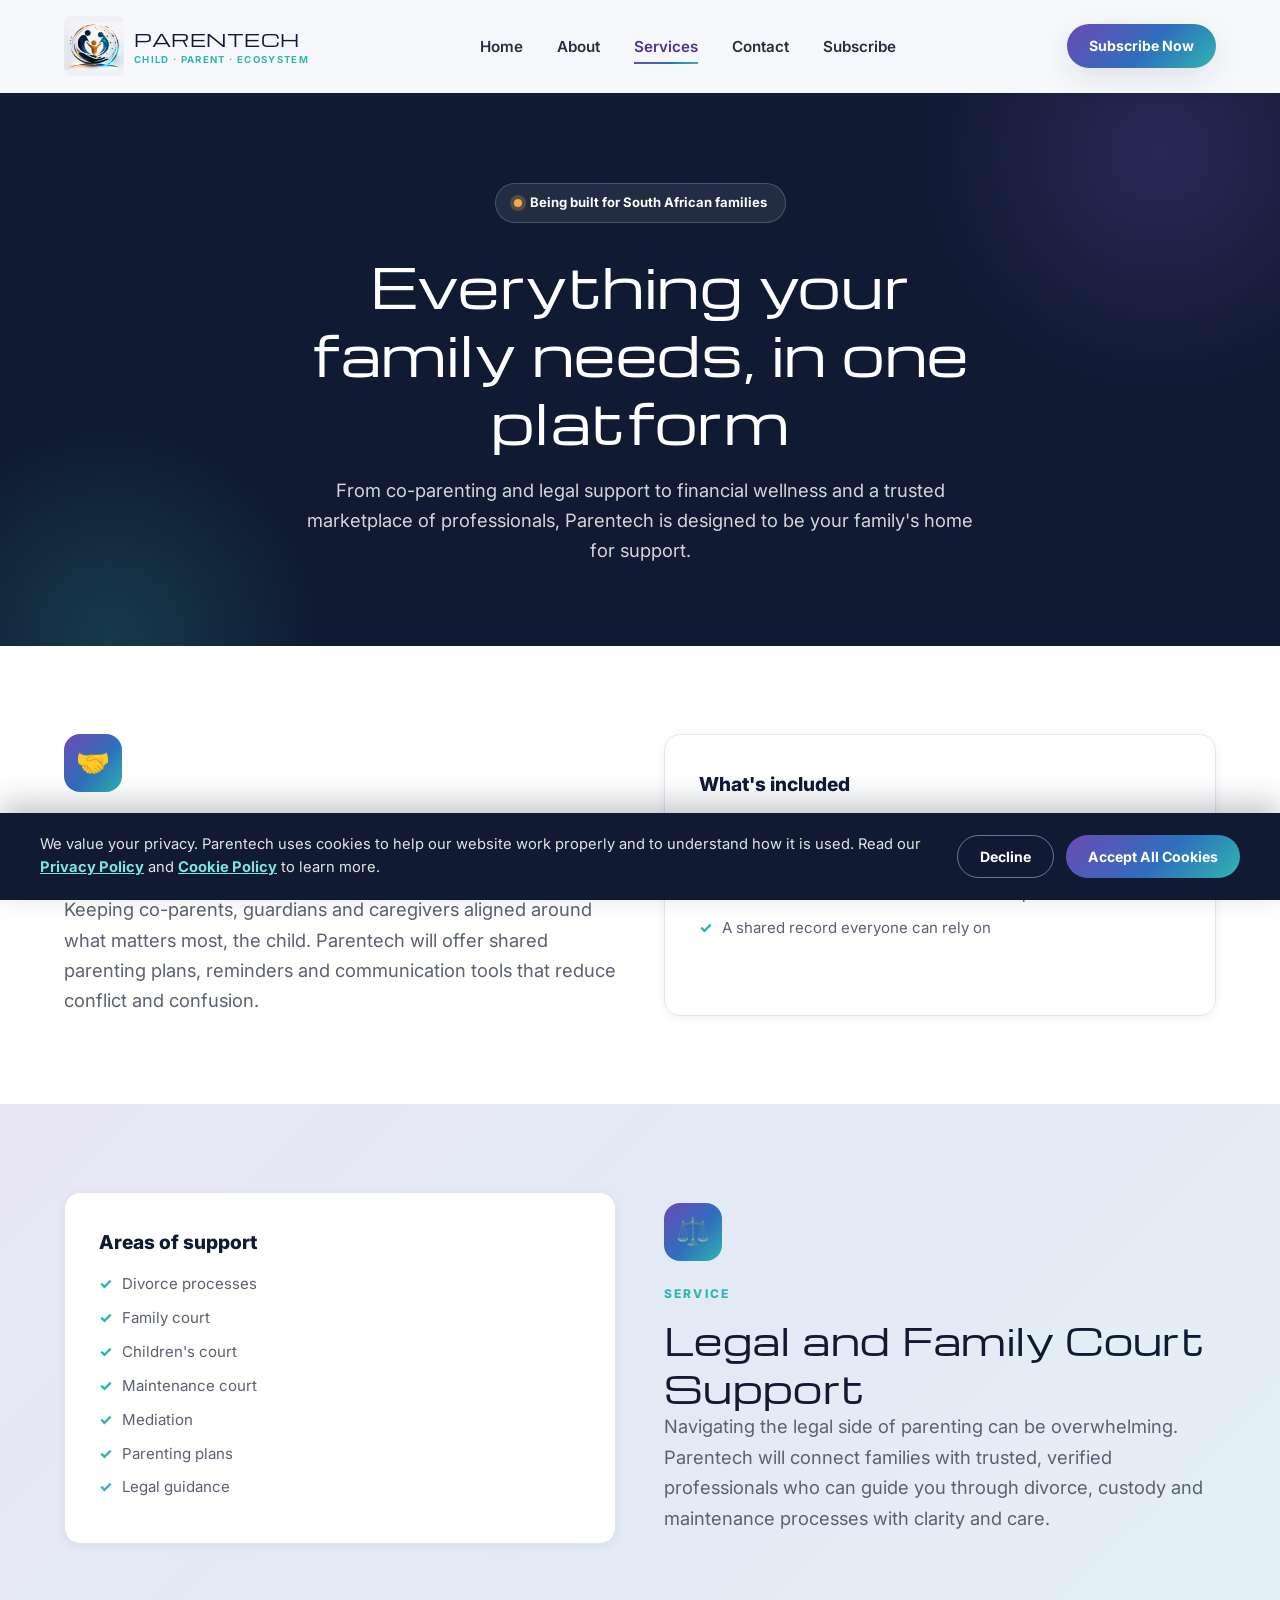
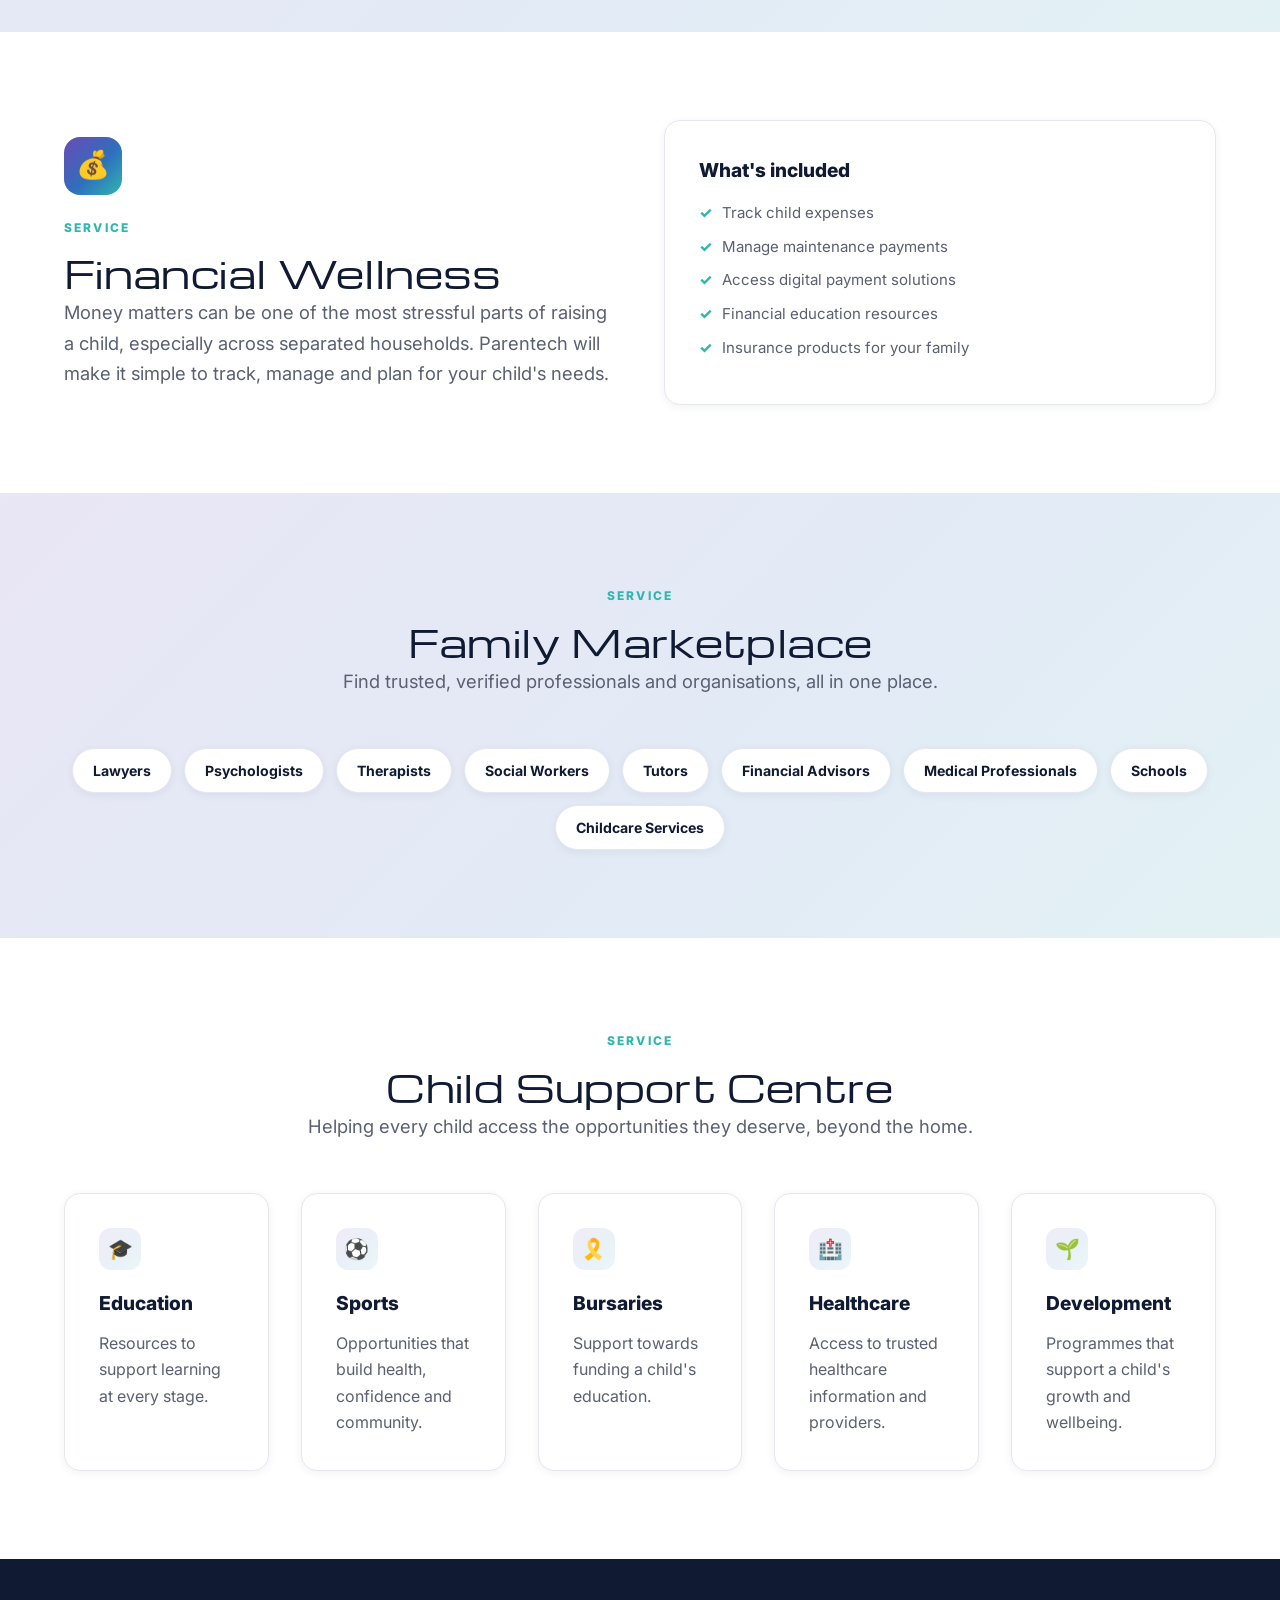
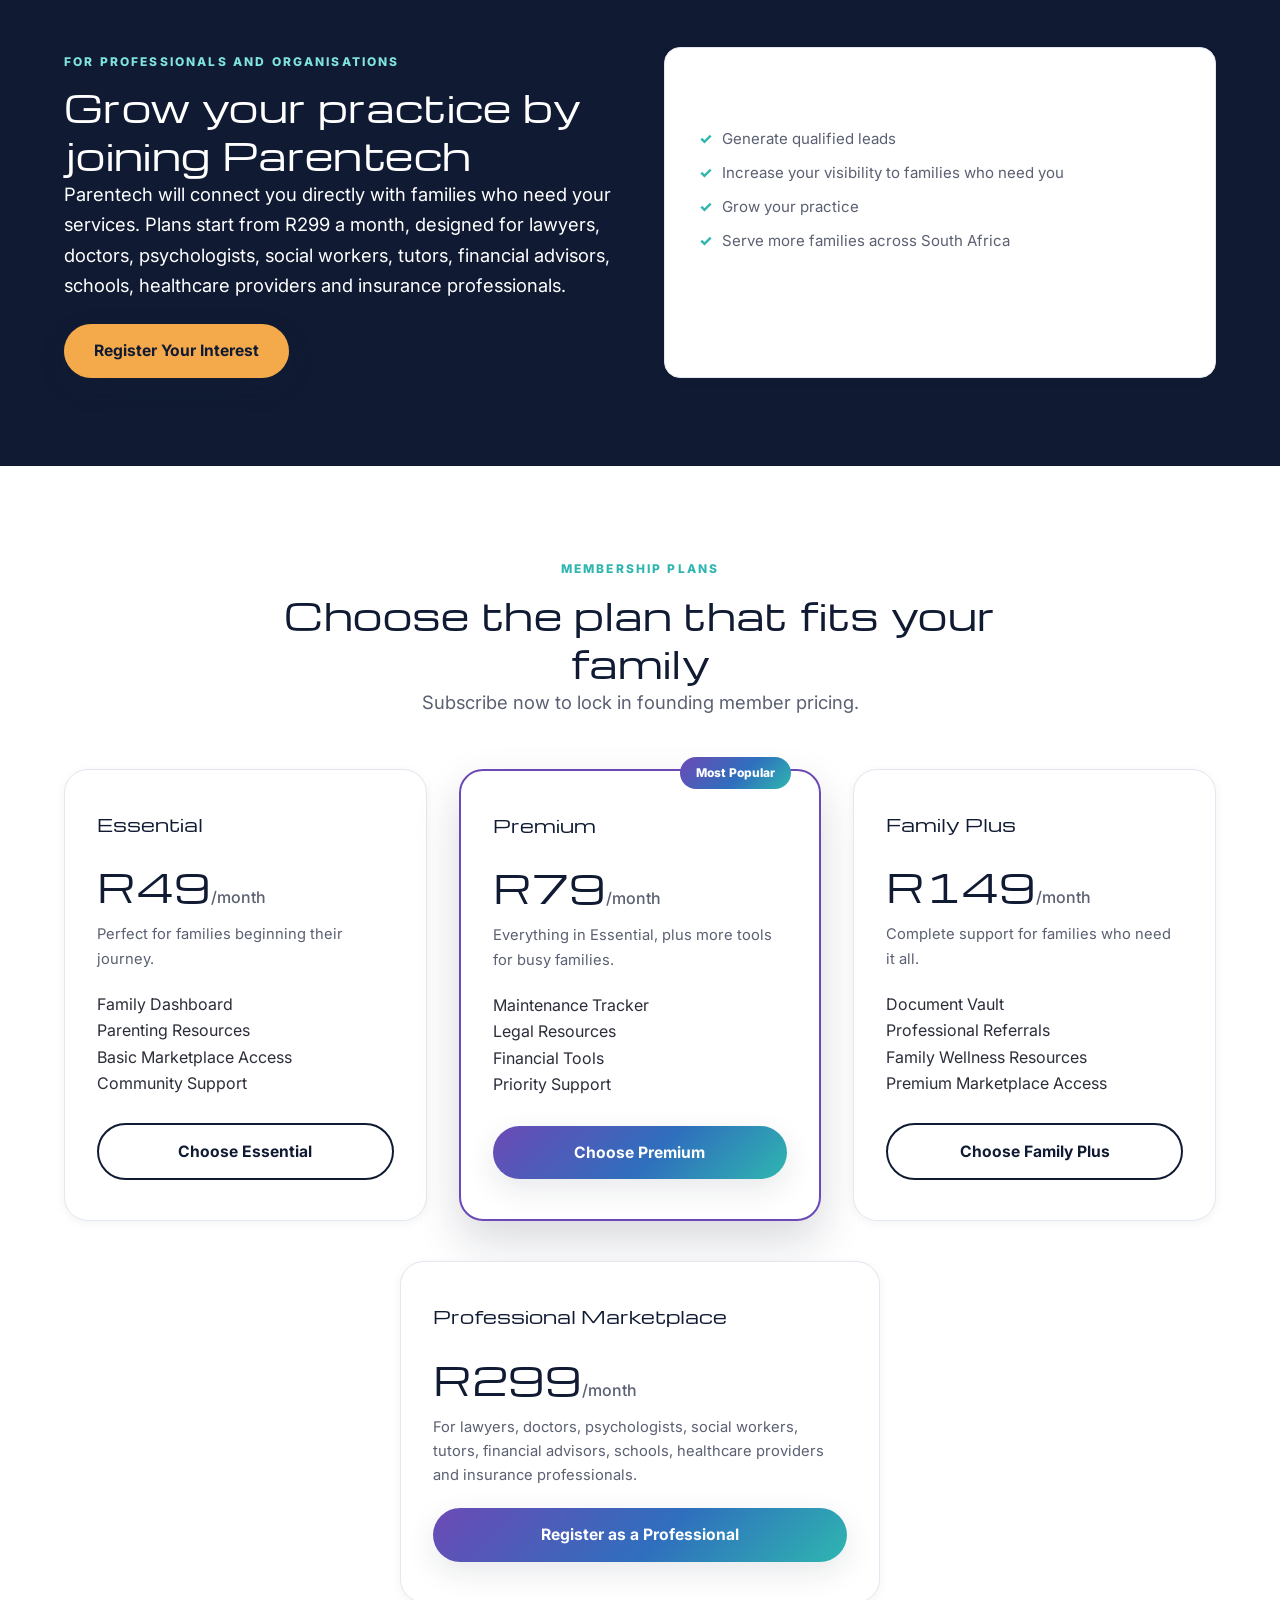
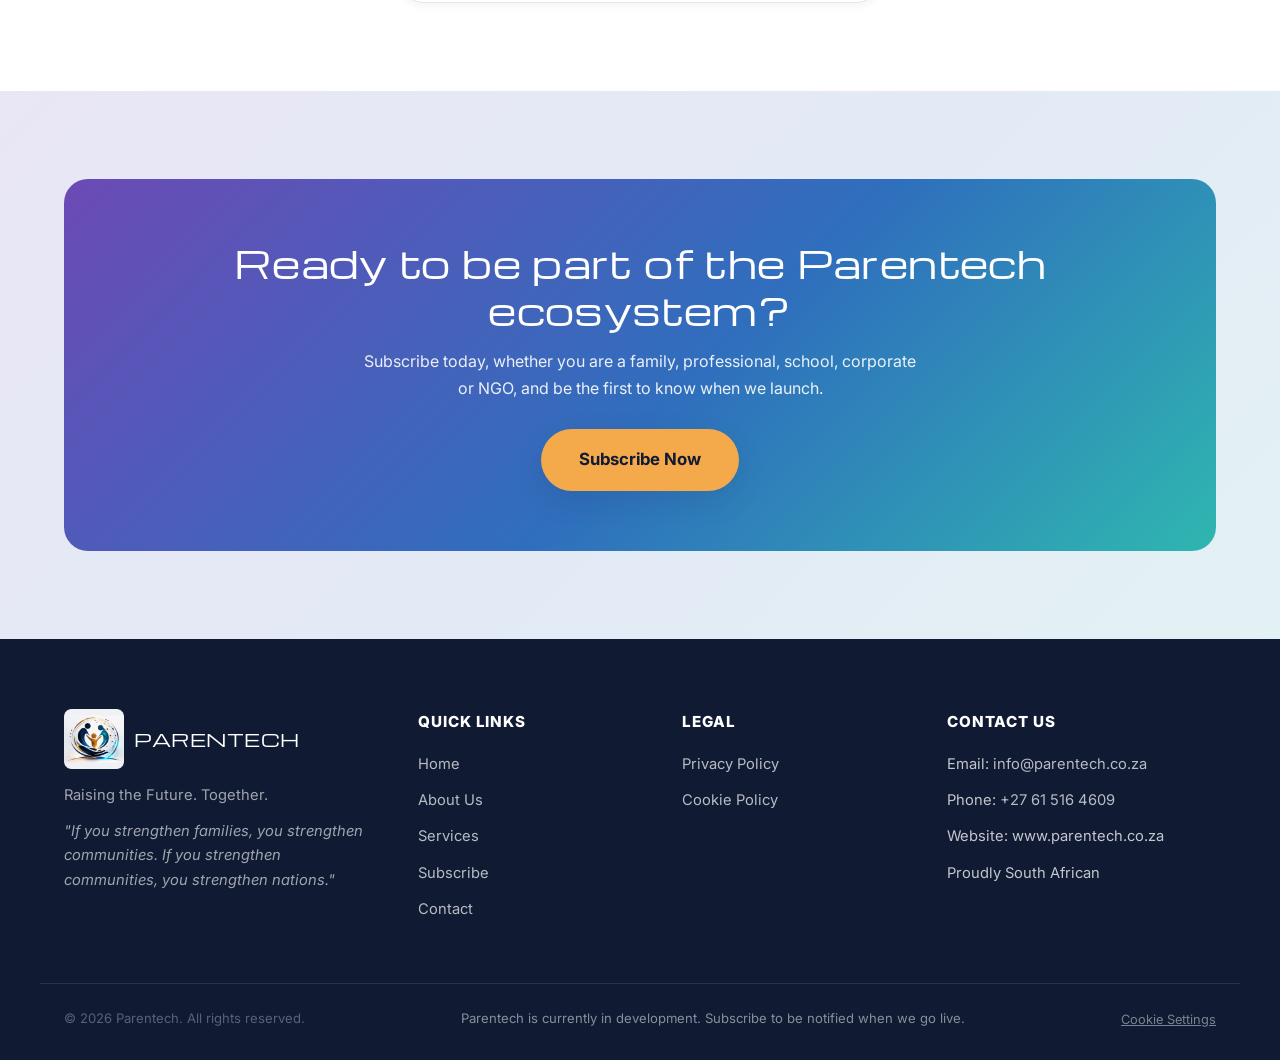
<file: services.html>
<!DOCTYPE html>
<html lang="en-ZA">
<head>
<meta charset="UTF-8">
<meta name="viewport" content="width=device-width, initial-scale=1.0">
<title>Services | Parentech</title>
<meta name="description" content="Explore Parentech's services: co-parenting tools, legal and family court support, financial wellness, a trusted family marketplace and a child support centre, all in one platform.">
<meta name="author" content="Parentech">
<meta name="robots" content="index, follow">
<meta name="theme-color" content="#6C4AB6">
<link rel="canonical" href="https://www.parentech.co.za/services.html">
<link rel="shortcut icon" href="/favicon.ico">
<link rel="icon" href="/favicon.ico" sizes="any">
<link rel="icon" type="image/png" sizes="192x192" href="/img/favicon-192x192.png">
<link rel="icon" type="image/png" href="/img/favicon-google-search-icon.png">
<link rel="icon" type="image/png" sizes="512x512" href="/img/site-icon-512x512.png">
<link rel="apple-touch-icon" sizes="180x180" href="/img/favicon-apple-touch-180x180.png">
<meta property="og:type" content="website">
<meta property="og:site_name" content="Parentech">
<meta property="og:title" content="Services | Parentech">
<meta property="og:description" content="Explore Parentech's services: co-parenting tools, legal and family court support, financial wellness, a trusted family marketplace and a child support centre, all in one platform.">
<meta property="og:url" content="https://www.parentech.co.za/services.html">
<meta property="og:locale" content="en_ZA">
<meta property="og:image" content="https://www.parentech.co.za/img/site-logo-master.png">
<meta property="og:image:secure_url" content="https://www.parentech.co.za/img/site-logo-master.png">
<meta property="og:image:alt" content="Parentech logo and digital family support ecosystem">
<meta name="twitter:card" content="summary_large_image">
<meta name="twitter:title" content="Services | Parentech">
<meta name="twitter:description" content="Explore Parentech's services: co-parenting tools, legal and family court support, financial wellness, a trusted family marketplace and a child support centre, all in one platform.">
<meta name="twitter:image" content="https://www.parentech.co.za/img/site-logo-master.png">
<meta name="twitter:image:alt" content="Parentech logo and digital family support ecosystem">
<link rel="preconnect" href="https://fonts.googleapis.com">
<link rel="preconnect" href="https://fonts.gstatic.com" crossorigin>
<link href="https://fonts.googleapis.com/css2?family=Michroma&family=Inter:wght@400;500;600;700;800&display=swap" rel="stylesheet">
<link rel="stylesheet" href="styles.css">
</head>
<body>

<a href="#main" class="skip-link">Skip to main content</a>

<!-- ===== HEADER ===== -->
<header class="site-header" id="siteHeader">
  <div class="container header-inner">
    <a href="index.html" class="logo" aria-label="Parentech home">
      <img src="img/parentech-nav-logo.png" alt="Parentech logo" width="60" height="60">
      <span>
        <span class="logo-text">PARENTECH</span>
        <span class="logo-tag">Child · Parent · Ecosystem</span>
      </span>
    </a>
    <nav class="main-nav" id="mainNav">
      <ul>
        <li><a href="index.html" data-page="index.html">Home</a></li>
        <li><a href="about.html" data-page="about.html">About</a></li>
        <li><a href="services.html" data-page="services.html">Services</a></li>
        <li><a href="contact.html" data-page="contact.html">Contact</a></li>
        <li><a href="subscribe.html" data-page="subscribe.html">Subscribe</a></li>
      </ul>
    </nav>
    <div class="header-actions">
      <a href="subscribe.html" class="btn btn-primary btn-sm header-cta">Subscribe Now</a>
      <button class="nav-toggle" id="navToggle" aria-label="Open menu" aria-expanded="false">
        <span></span><span></span><span></span>
      </button>
    </div>
  </div>
</header>

<main id="main">

  <!-- ===== PAGE HERO ===== -->
  <section class="hero page-hero">
    <div class="container hero-inner center">
      <span class="hero-badge"><span class="dot"></span> Being built for South African families</span>
      <h1>Everything your family needs, in one platform</h1>
      <p class="lead center">From co-parenting and legal support to financial wellness and a trusted marketplace of professionals, Parentech is designed to be your family's home for support.</p>
    </div>
  </section>

  <!-- ===== CO-PARENTING TOOLS ===== -->
  <section class="section bg-white" id="co-parenting">
    <div class="container">
      <div class="two-col">
        <div class="reveal">
          <div class="icon-badge dark">🤝</div>
          <span class="eyebrow">Service</span>
          <h2>Co-Parenting Tools</h2>
          <p class="lead">Keeping co-parents, guardians and caregivers aligned around what matters most, the child. Parentech will offer shared parenting plans, reminders and communication tools that reduce conflict and confusion.</p>
        </div>
        <div class="card reveal">
          <h3>What's included</h3>
          <ul>
            <li>Shared parenting plans</li>
            <li>Reminders for appointments and responsibilities</li>
            <li>Secure communication tools between co-parents</li>
            <li>A shared record everyone can rely on</li>
          </ul>
        </div>
      </div>
    </div>
  </section>

  <!-- ===== LEGAL & FAMILY COURT SUPPORT ===== -->
  <section class="section bg-soft" id="legal-support">
    <div class="container">
      <div class="two-col">
        <div class="card reveal">
          <h3>Areas of support</h3>
          <ul>
            <li>Divorce processes</li>
            <li>Family court</li>
            <li>Children's court</li>
            <li>Maintenance court</li>
            <li>Mediation</li>
            <li>Parenting plans</li>
            <li>Legal guidance</li>
          </ul>
        </div>
        <div class="reveal">
          <div class="icon-badge dark">⚖️</div>
          <span class="eyebrow">Service</span>
          <h2>Legal and Family Court Support</h2>
          <p class="lead">Navigating the legal side of parenting can be overwhelming. Parentech will connect families with trusted, verified professionals who can guide you through divorce, custody and maintenance processes with clarity and care.</p>
        </div>
      </div>
    </div>
  </section>

  <!-- ===== FINANCIAL WELLNESS ===== -->
  <section class="section bg-white" id="financial-wellness">
    <div class="container">
      <div class="two-col">
        <div class="reveal">
          <div class="icon-badge dark">💰</div>
          <span class="eyebrow">Service</span>
          <h2>Financial Wellness</h2>
          <p class="lead">Money matters can be one of the most stressful parts of raising a child, especially across separated households. Parentech will make it simple to track, manage and plan for your child's needs.</p>
        </div>
        <div class="card reveal">
          <h3>What's included</h3>
          <ul>
            <li>Track child expenses</li>
            <li>Manage maintenance payments</li>
            <li>Access digital payment solutions</li>
            <li>Financial education resources</li>
            <li>Insurance products for your family</li>
          </ul>
        </div>
      </div>
    </div>
  </section>

  <!-- ===== FAMILY MARKETPLACE ===== -->
  <section class="section bg-soft" id="marketplace">
    <div class="container">
      <div class="section-title-wrap">
        <span class="eyebrow">Service</span>
        <h2>Family Marketplace</h2>
        <p class="lead center">Find trusted, verified professionals and organisations, all in one place.</p>
      </div>
      <div class="pill-list">
        <span class="pill">Lawyers</span>
        <span class="pill">Psychologists</span>
        <span class="pill">Therapists</span>
        <span class="pill">Social Workers</span>
        <span class="pill">Tutors</span>
        <span class="pill">Financial Advisors</span>
        <span class="pill">Medical Professionals</span>
        <span class="pill">Schools</span>
        <span class="pill">Childcare Services</span>
      </div>
    </div>
  </section>

  <!-- ===== CHILD SUPPORT CENTRE ===== -->
  <section class="section bg-white" id="support-centre">
    <div class="container">
      <div class="section-title-wrap">
        <span class="eyebrow">Service</span>
        <h2>Child Support Centre</h2>
        <p class="lead center">Helping every child access the opportunities they deserve, beyond the home.</p>
      </div>
      <div class="grid grid-5">
        <div class="card reveal">
          <div class="icon-badge sm">🎓</div>
          <h3>Education</h3>
          <p>Resources to support learning at every stage.</p>
        </div>
        <div class="card reveal">
          <div class="icon-badge sm">⚽</div>
          <h3>Sports</h3>
          <p>Opportunities that build health, confidence and community.</p>
        </div>
        <div class="card reveal">
          <div class="icon-badge sm">🎗️</div>
          <h3>Bursaries</h3>
          <p>Support towards funding a child's education.</p>
        </div>
        <div class="card reveal">
          <div class="icon-badge sm">🏥</div>
          <h3>Healthcare</h3>
          <p>Access to trusted healthcare information and providers.</p>
        </div>
        <div class="card reveal">
          <div class="icon-badge sm">🌱</div>
          <h3>Development</h3>
          <p>Programmes that support a child's growth and wellbeing.</p>
        </div>
      </div>
    </div>
  </section>

  <!-- ===== PROFESSIONAL MARKETPLACE ===== -->
  <section class="section bg-navy text-white" id="professionals">
    <div class="container">
      <div class="two-col">
        <div class="reveal">
          <span class="eyebrow">For Professionals and Organisations</span>
          <h2>Grow your practice by joining Parentech</h2>
          <p class="lead">Parentech will connect you directly with families who need your services. Plans start from R299 a month, designed for lawyers, doctors, psychologists, social workers, tutors, financial advisors, schools, healthcare providers and insurance professionals.</p>
          <div class="btn-group" style="margin-top: 24px;">
            <a href="subscribe.html?as=professional" class="btn btn-gold">Register Your Interest</a>
          </div>
        </div>
        <div class="card reveal">
          <h3>Why join and subscribe</h3>
          <ul>
            <li>Generate qualified leads</li>
            <li>Increase your visibility to families who need you</li>
            <li>Grow your practice</li>
            <li>Serve more families across South Africa</li>
          </ul>
        </div>
      </div>
    </div>
  </section>

  <!-- ===== FULL PRICING ===== -->
  <section class="section bg-white">
    <div class="container">
      <div class="section-title-wrap">
        <span class="eyebrow">Membership Plans</span>
        <h2>Choose the plan that fits your family</h2>
        <p class="lead center">Subscribe now to lock in founding member pricing.</p>
      </div>
      <div class="grid grid-3">
        <div class="pricing-card reveal">
          <p class="pricing-name">Essential</p>
          <p class="pricing-price">R49<span>/month</span></p>
          <p class="pricing-desc">Perfect for families beginning their journey.</p>
          <ul>
            <li>Family Dashboard</li>
            <li>Parenting Resources</li>
            <li>Basic Marketplace Access</li>
            <li>Community Support</li>
          </ul>
          <a href="subscribe.html?as=parent" class="btn btn-outline btn-block">Choose Essential</a>
        </div>
        <div class="pricing-card featured reveal">
          <span class="pricing-badge">Most Popular</span>
          <p class="pricing-name">Premium</p>
          <p class="pricing-price">R79<span>/month</span></p>
          <p class="pricing-desc">Everything in Essential, plus more tools for busy families.</p>
          <ul>
            <li>Maintenance Tracker</li>
            <li>Legal Resources</li>
            <li>Financial Tools</li>
            <li>Priority Support</li>
          </ul>
          <a href="subscribe.html?as=parent" class="btn btn-primary btn-block">Choose Premium</a>
        </div>
        <div class="pricing-card reveal">
          <p class="pricing-name">Family Plus</p>
          <p class="pricing-price">R149<span>/month</span></p>
          <p class="pricing-desc">Complete support for families who need it all.</p>
          <ul>
            <li>Document Vault</li>
            <li>Professional Referrals</li>
            <li>Family Wellness Resources</li>
            <li>Premium Marketplace Access</li>
          </ul>
          <a href="subscribe.html?as=parent" class="btn btn-outline btn-block">Choose Family Plus</a>
        </div>
      </div>
      <div class="pricing-card reveal" style="max-width: 480px; margin: 40px auto 0;">
        <p class="pricing-name">Professional Marketplace</p>
        <p class="pricing-price">R299<span>/month</span></p>
        <p class="pricing-desc">For lawyers, doctors, psychologists, social workers, tutors, financial advisors, schools, healthcare providers and insurance professionals.</p>
        <a href="subscribe.html?as=professional" class="btn btn-primary btn-block">Register as a Professional</a>
      </div>
    </div>
  </section>

  <!-- ===== CTA ===== -->
  <section class="section bg-soft">
    <div class="container">
      <div class="cta-band reveal">
        <h2>Ready to be part of the Parentech ecosystem?</h2>
        <p>Subscribe today, whether you are a family, professional, school, corporate or NGO, and be the first to know when we launch.</p>
        <a href="subscribe.html" class="btn btn-gold btn-lg">Subscribe Now</a>
      </div>
    </div>
  </section>

</main>

<!-- ===== FOOTER ===== -->
<footer class="site-footer">
  <div class="container footer-grid">
    <div class="footer-brand">
      <a href="index.html" class="logo" aria-label="Parentech home">
        <img src="img/parentech-nav-logo.png" alt="Parentech logo" width="60" height="60">
        <span class="logo-text">PARENTECH</span>
      </a>
      <p>Raising the Future. Together.</p>
      <p class="footer-tagline">"If you strengthen families, you strengthen communities. If you strengthen communities, you strengthen nations."</p>
    </div>
    <div class="footer-links">
      <h3>Quick Links</h3>
      <ul>
        <li><a href="index.html">Home</a></li>
        <li><a href="about.html">About Us</a></li>
        <li><a href="services.html">Services</a></li>
        <li><a href="subscribe.html">Subscribe</a></li>
        <li><a href="contact.html">Contact</a></li>
      </ul>
    </div>
    <div class="footer-links">
      <h3>Legal</h3>
      <ul>
        <li><a href="privacy.html">Privacy Policy</a></li>
        <li><a href="privacy.html#cookies">Cookie Policy</a></li>
      </ul>
    </div>
    <div class="footer-contact">
      <h3>Contact Us</h3>
      <ul>
        <li>Email: <a href="mailto:info@parentech.co.za">info@parentech.co.za</a></li>
        <li>Phone: <a href="tel:+27615164609">+27 61 516 4609</a></li>
        <li>Website: www.parentech.co.za</li>
        <li>Proudly South African</li>
      </ul>
    </div>
  </div>
  <div class="footer-bottom container">
    <p>&copy; <span id="currentYear"></span> Parentech. All rights reserved.</p>
    <p class="footer-note">Parentech is currently in development. Subscribe to be notified when we go live.</p>
  </div>
</footer>

<script src="script.js"></script>
<script src="cookie-consent.js"></script>
</body>
</html>
</file>
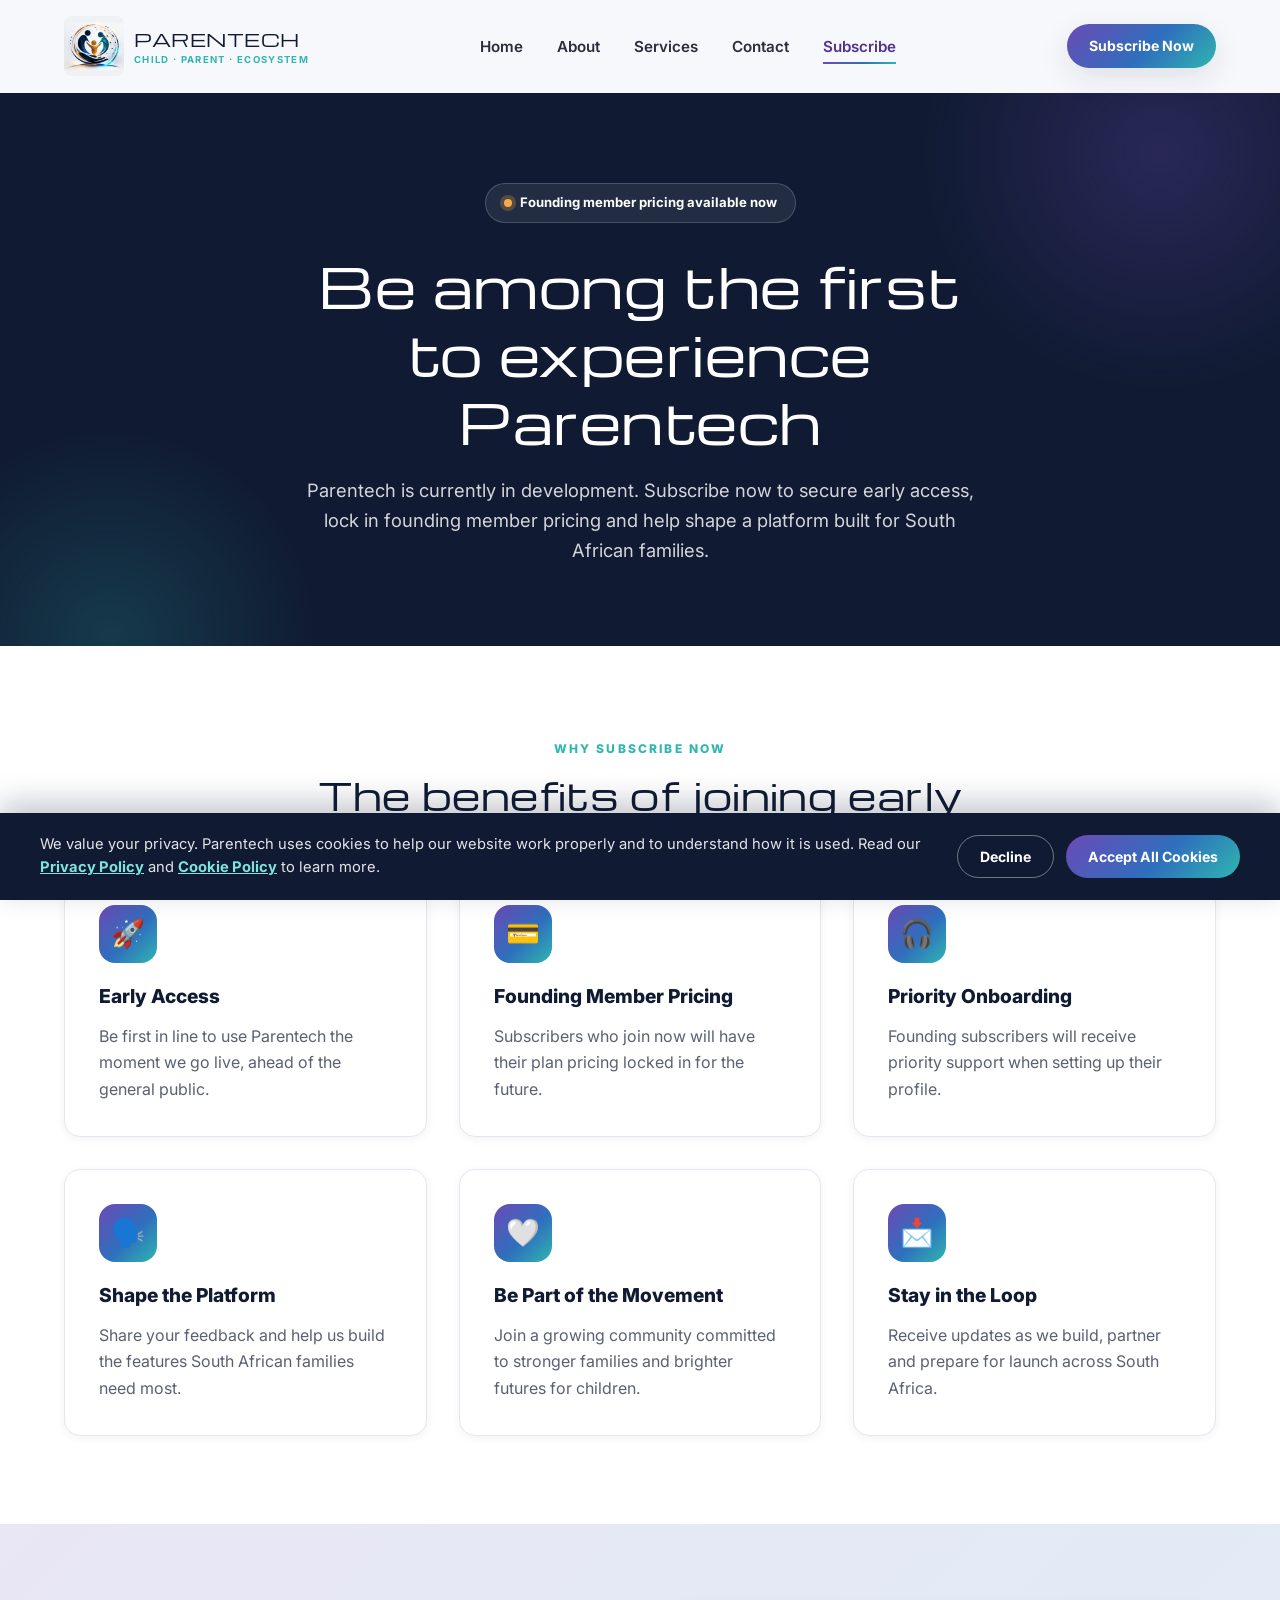
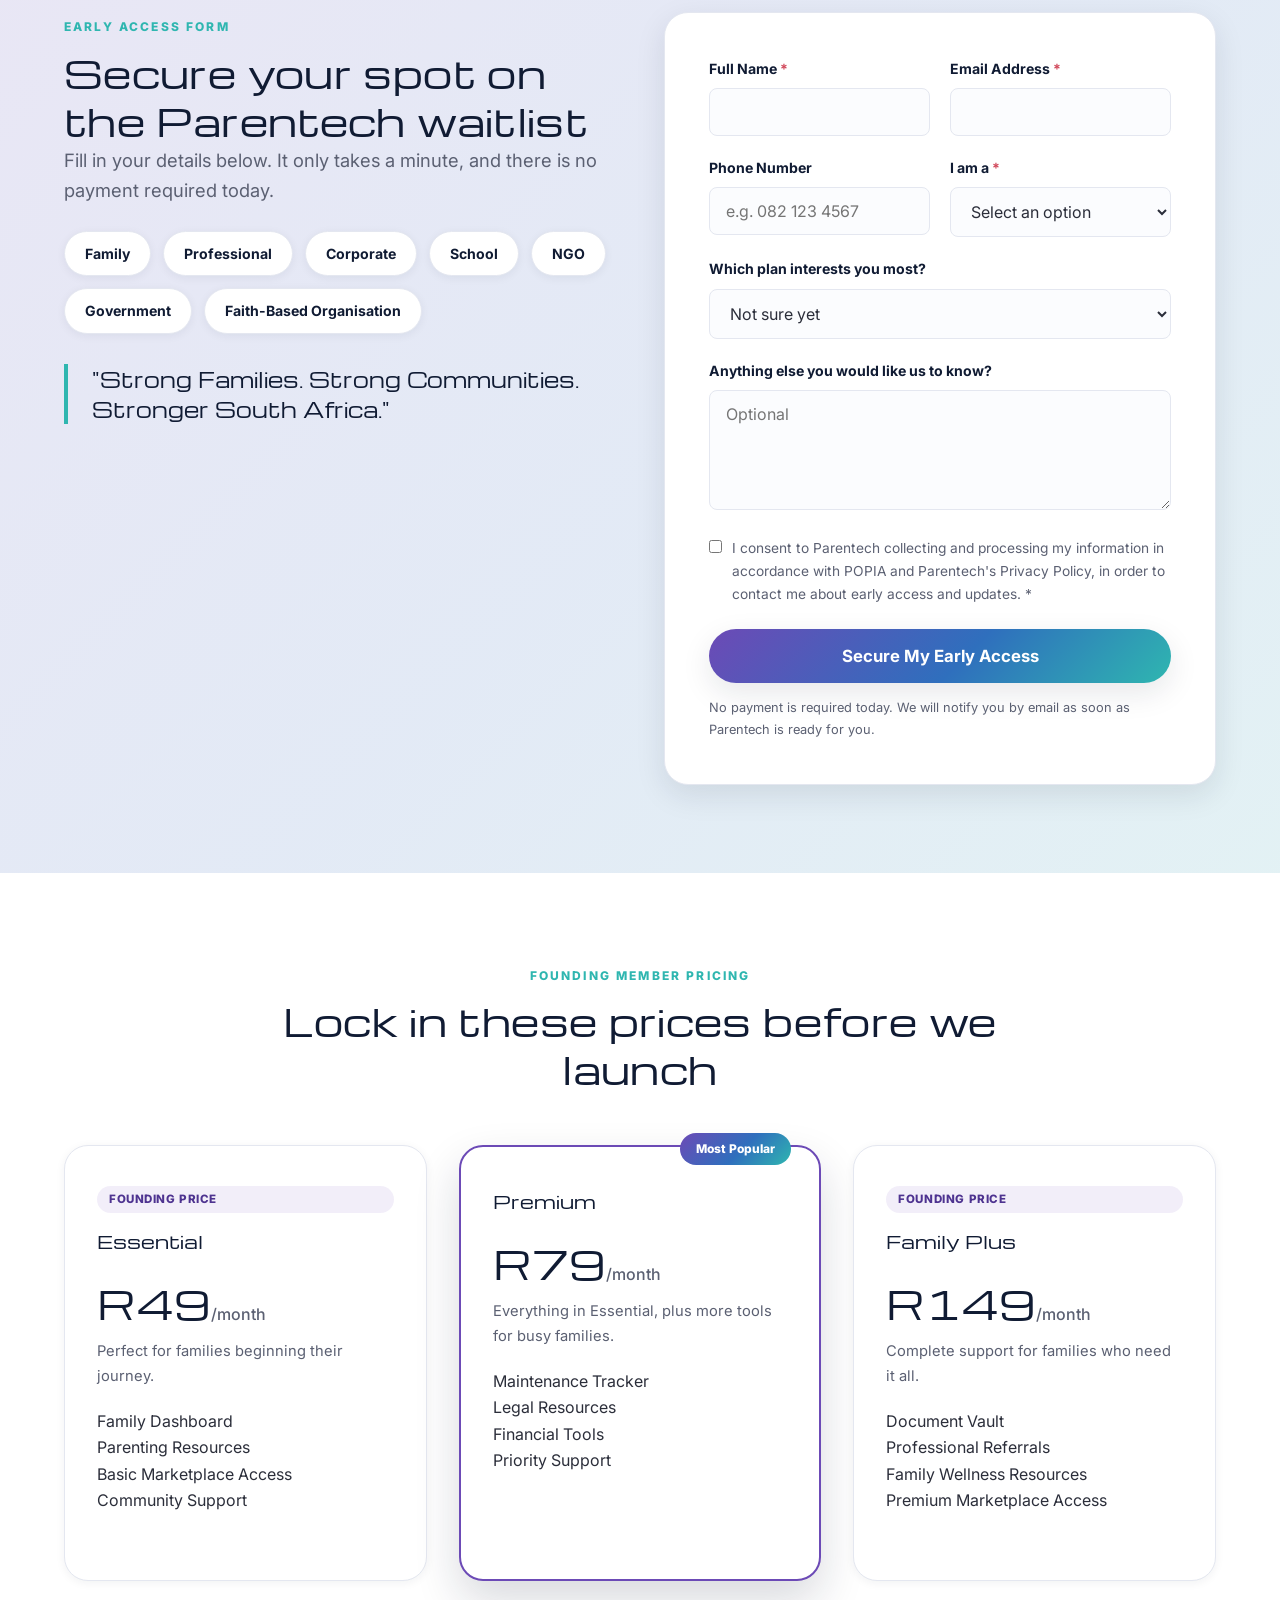
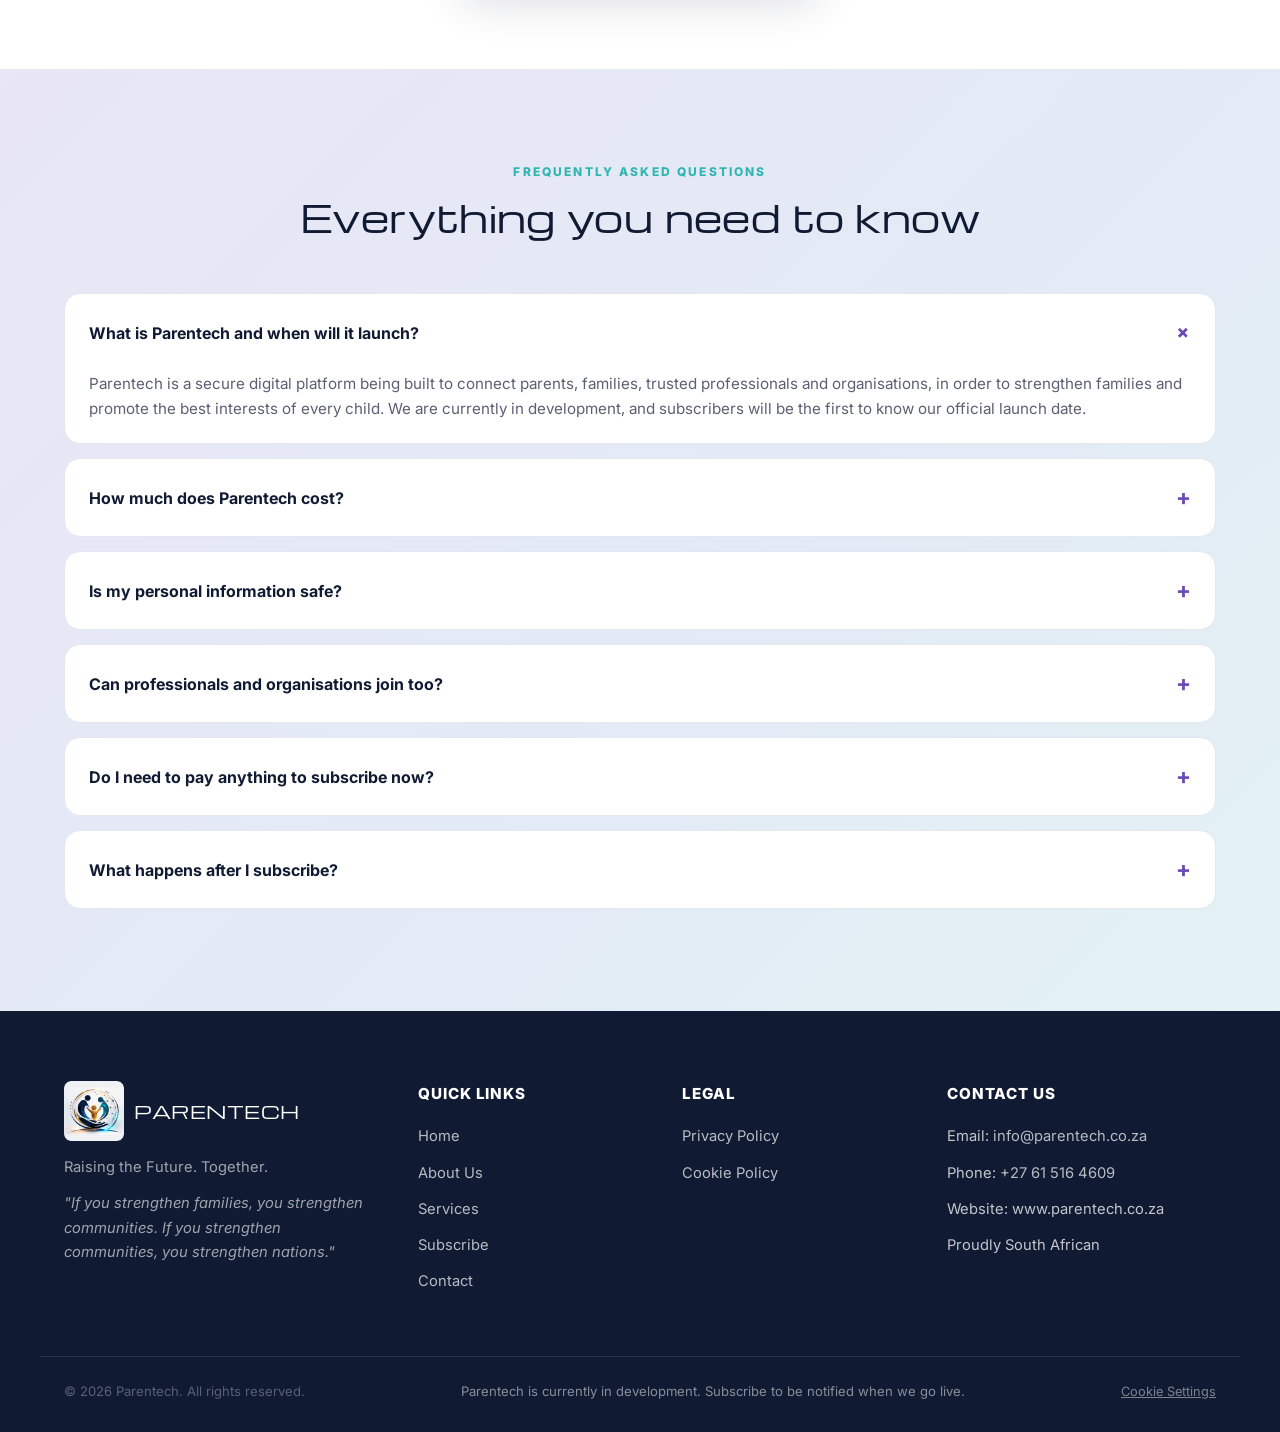
<file: subscribe.html>
<!DOCTYPE html>
<html lang="en-ZA">
<head>
<meta charset="UTF-8">
<meta name="viewport" content="width=device-width, initial-scale=1.0">
<title>Subscribe for Early Access | Parentech</title>
<meta name="description" content="Subscribe to Parentech today for early access, founding member pricing and updates on South Africa's new digital family support ecosystem.">
<meta name="author" content="Parentech">
<meta name="robots" content="index, follow">
<meta name="theme-color" content="#6C4AB6">
<link rel="canonical" href="https://www.parentech.co.za/subscribe.html">
<link rel="shortcut icon" href="/favicon.ico">
<link rel="icon" href="/favicon.ico" sizes="any">
<link rel="icon" type="image/png" sizes="192x192" href="/img/favicon-192x192.png">
<link rel="icon" type="image/png" href="/img/favicon-google-search-icon.png">
<link rel="icon" type="image/png" sizes="512x512" href="/img/site-icon-512x512.png">
<link rel="apple-touch-icon" sizes="180x180" href="/img/favicon-apple-touch-180x180.png">
<meta property="og:type" content="website">
<meta property="og:site_name" content="Parentech">
<meta property="og:title" content="Subscribe for Early Access | Parentech">
<meta property="og:description" content="Subscribe to Parentech today for early access, founding member pricing and updates on South Africa's new digital family support ecosystem.">
<meta property="og:url" content="https://www.parentech.co.za/subscribe.html">
<meta property="og:locale" content="en_ZA">
<meta property="og:image" content="https://www.parentech.co.za/img/site-logo-master.png">
<meta property="og:image:secure_url" content="https://www.parentech.co.za/img/site-logo-master.png">
<meta property="og:image:alt" content="Parentech logo and digital family support ecosystem">
<meta name="twitter:card" content="summary_large_image">
<meta name="twitter:title" content="Subscribe for Early Access | Parentech">
<meta name="twitter:description" content="Subscribe to Parentech today for early access, founding member pricing and updates on South Africa's new digital family support ecosystem.">
<meta name="twitter:image" content="https://www.parentech.co.za/img/site-logo-master.png">
<meta name="twitter:image:alt" content="Parentech logo and digital family support ecosystem">
<link rel="preconnect" href="https://fonts.googleapis.com">
<link rel="preconnect" href="https://fonts.gstatic.com" crossorigin>
<link href="https://fonts.googleapis.com/css2?family=Michroma&family=Inter:wght@400;500;600;700;800&display=swap" rel="stylesheet">
<link rel="stylesheet" href="styles.css">
</head>
<body>

<a href="#main" class="skip-link">Skip to main content</a>

<!-- ===== HEADER ===== -->
<header class="site-header" id="siteHeader">
  <div class="container header-inner">
    <a href="index.html" class="logo" aria-label="Parentech home">
      <img src="img/parentech-nav-logo.png" alt="Parentech logo" width="60" height="60">
      <span>
        <span class="logo-text">PARENTECH</span>
        <span class="logo-tag">Child · Parent · Ecosystem</span>
      </span>
    </a>
    <nav class="main-nav" id="mainNav">
      <ul>
        <li><a href="index.html" data-page="index.html">Home</a></li>
        <li><a href="about.html" data-page="about.html">About</a></li>
        <li><a href="services.html" data-page="services.html">Services</a></li>
        <li><a href="contact.html" data-page="contact.html">Contact</a></li>
        <li><a href="subscribe.html" data-page="subscribe.html">Subscribe</a></li>
      </ul>
    </nav>
    <div class="header-actions">
      <a href="subscribe.html" class="btn btn-primary btn-sm header-cta">Subscribe Now</a>
      <button class="nav-toggle" id="navToggle" aria-label="Open menu" aria-expanded="false">
        <span></span><span></span><span></span>
      </button>
    </div>
  </div>
</header>

<main id="main">

  <!-- ===== HERO ===== -->
  <section class="hero page-hero">
    <div class="container hero-inner center">
      <span class="hero-badge"><span class="dot"></span> Founding member pricing available now</span>
      <h1>Be among the first to experience Parentech</h1>
      <p class="lead center">Parentech is currently in development. Subscribe now to secure early access, lock in founding member pricing and help shape a platform built for South African families.</p>
    </div>
  </section>

  <!-- ===== WHY SUBSCRIBE EARLY ===== -->
  <section class="section bg-white">
    <div class="container">
      <div class="section-title-wrap">
        <span class="eyebrow">Why Subscribe Now</span>
        <h2>The benefits of joining early</h2>
      </div>
      <div class="grid grid-3">
        <div class="card reveal">
          <div class="icon-badge dark">🚀</div>
          <h3>Early Access</h3>
          <p>Be first in line to use Parentech the moment we go live, ahead of the general public.</p>
        </div>
        <div class="card reveal">
          <div class="icon-badge dark">💳</div>
          <h3>Founding Member Pricing</h3>
          <p>Subscribers who join now will have their plan pricing locked in for the future.</p>
        </div>
        <div class="card reveal">
          <div class="icon-badge dark">🎧</div>
          <h3>Priority Onboarding</h3>
          <p>Founding subscribers will receive priority support when setting up their profile.</p>
        </div>
        <div class="card reveal">
          <div class="icon-badge dark">🗣️</div>
          <h3>Shape the Platform</h3>
          <p>Share your feedback and help us build the features South African families need most.</p>
        </div>
        <div class="card reveal">
          <div class="icon-badge dark">🤍</div>
          <h3>Be Part of the Movement</h3>
          <p>Join a growing community committed to stronger families and brighter futures for children.</p>
        </div>
        <div class="card reveal">
          <div class="icon-badge dark">📩</div>
          <h3>Stay in the Loop</h3>
          <p>Receive updates as we build, partner and prepare for launch across South Africa.</p>
        </div>
      </div>
    </div>
  </section>

  <!-- ===== SUBSCRIBE FORM ===== -->
  <section class="section bg-soft">
    <div class="container">
      <div class="two-col" style="align-items: flex-start;">

        <div class="reveal">
          <span class="eyebrow">Early Access Form</span>
          <h2>Secure your spot on the Parentech waitlist</h2>
          <p class="lead" style="margin-bottom: 26px;">Fill in your details below. It only takes a minute, and there is no payment required today.</p>
          <div class="pill-list" style="justify-content: flex-start;">
            <span class="pill">Family</span>
            <span class="pill">Professional</span>
            <span class="pill">Corporate</span>
            <span class="pill">School</span>
            <span class="pill">NGO</span>
            <span class="pill">Government</span>
            <span class="pill">Faith-Based Organisation</span>
          </div>
          <div class="quote-block" style="margin-top: 30px;">
            <p>"Strong Families. Strong Communities. Stronger South Africa."</p>
          </div>
        </div>

        <div class="form-panel reveal">
          <form id="subscribeForm" novalidate>
            <div class="form-row cols-2">
              <div class="form-group">
                <label for="fullName">Full Name <span class="req">*</span></label>
                <input type="text" id="fullName" name="fullName" required>
                <p class="form-error">Please enter your full name.</p>
              </div>
              <div class="form-group">
                <label for="email">Email Address <span class="req">*</span></label>
                <input type="email" id="email" name="email" required>
                <p class="form-error">Please enter a valid email address.</p>
              </div>
            </div>
            <div class="form-row cols-2">
              <div class="form-group">
                <label for="phone">Phone Number</label>
                <input type="tel" id="phone" name="phone" placeholder="e.g. 082 123 4567">
              </div>
              <div class="form-group">
                <label for="roleType">I am a <span class="req">*</span></label>
                <select id="roleType" name="roleType" required>
                  <option value="">Select an option</option>
                  <option value="parent">Parent or Guardian</option>
                  <option value="professional">Professional (Lawyer, Doctor, Therapist, etc.)</option>
                  <option value="corporate">Corporate</option>
                  <option value="school">School</option>
                  <option value="ngo">NGO</option>
                  <option value="government">Government</option>
                  <option value="faith">Faith-Based Organisation</option>
                </select>
                <p class="form-error">Please select an option.</p>
              </div>
            </div>
            <div class="form-group" style="margin-bottom: 20px;">
              <label for="planInterest">Which plan interests you most?</label>
              <select id="planInterest" name="planInterest">
                <option value="not-sure">Not sure yet</option>
                <option value="essential">Essential, R49/month</option>
                <option value="premium">Premium, R79/month</option>
                <option value="family-plus">Family Plus, R149/month</option>
                <option value="professional-marketplace">Professional Marketplace, from R299/month</option>
              </select>
            </div>
            <div class="form-group" style="margin-bottom: 20px;">
              <label for="subscribeMessage">Anything else you would like us to know?</label>
              <textarea id="subscribeMessage" name="subscribeMessage" placeholder="Optional"></textarea>
            </div>
            <div class="checkbox-row">
              <input type="checkbox" id="popiaConsent" name="popiaConsent" required>
              <label for="popiaConsent" style="margin: 0; font-weight: 400;">I consent to Parentech collecting and processing my information in accordance with POPIA and Parentech's Privacy Policy, in order to contact me about early access and updates. <span class="req">*</span></label>
            </div>
            <button type="submit" class="btn btn-primary btn-block btn-lg">Secure My Early Access</button>
            <p class="form-note">No payment is required today. We will notify you by email as soon as Parentech is ready for you.</p>
          </form>

          <div class="form-success" id="subscribeSuccess">
            <div class="icon-badge">✓</div>
            <h3>Thank you for joining us</h3>
            <p>You are officially on the Parentech waitlist. We will be in touch with updates and let you know the moment early access opens.</p>
            <a href="services.html" class="btn btn-outline" style="margin-top: 10px;">Explore Our Services</a>
          </div>
        </div>
      </div>
    </div>
  </section>

  <!-- ===== PLAN PREVIEW ===== -->
  <section class="section bg-white">
    <div class="container">
      <div class="section-title-wrap">
        <span class="eyebrow">Founding Member Pricing</span>
        <h2>Lock in these prices before we launch</h2>
      </div>
      <div class="grid grid-3">
        <div class="pricing-card reveal">
          <span class="founding-tag">Founding Price</span>
          <p class="pricing-name">Essential</p>
          <p class="pricing-price">R49<span>/month</span></p>
          <p class="pricing-desc">Perfect for families beginning their journey.</p>
          <ul>
            <li>Family Dashboard</li>
            <li>Parenting Resources</li>
            <li>Basic Marketplace Access</li>
            <li>Community Support</li>
          </ul>
        </div>
        <div class="pricing-card featured reveal">
          <span class="pricing-badge">Most Popular</span>
          <p class="pricing-name">Premium</p>
          <p class="pricing-price">R79<span>/month</span></p>
          <p class="pricing-desc">Everything in Essential, plus more tools for busy families.</p>
          <ul>
            <li>Maintenance Tracker</li>
            <li>Legal Resources</li>
            <li>Financial Tools</li>
            <li>Priority Support</li>
          </ul>
        </div>
        <div class="pricing-card reveal">
          <span class="founding-tag">Founding Price</span>
          <p class="pricing-name">Family Plus</p>
          <p class="pricing-price">R149<span>/month</span></p>
          <p class="pricing-desc">Complete support for families who need it all.</p>
          <ul>
            <li>Document Vault</li>
            <li>Professional Referrals</li>
            <li>Family Wellness Resources</li>
            <li>Premium Marketplace Access</li>
          </ul>
        </div>
      </div>
    </div>
  </section>

  <!-- ===== FAQ ===== -->
  <section class="section bg-soft">
    <div class="container">
      <div class="section-title-wrap">
        <span class="eyebrow">Frequently Asked Questions</span>
        <h2>Everything you need to know</h2>
      </div>

      <details class="faq-item" open>
        <summary>What is Parentech and when will it launch?</summary>
        <div class="faq-body">Parentech is a secure digital platform being built to connect parents, families, trusted professionals and organisations, in order to strengthen families and promote the best interests of every child. We are currently in development, and subscribers will be the first to know our official launch date.</div>
      </details>

      <details class="faq-item">
        <summary>How much does Parentech cost?</summary>
        <div class="faq-body">Family membership plans start from R49 a month for Essential, R79 a month for Premium, and R149 a month for Family Plus. Professional marketplace plans start from R299 a month. Subscribing now helps you lock in founding member pricing.</div>
      </details>

      <details class="faq-item">
        <summary>Is my personal information safe?</summary>
        <div class="faq-body">Yes. Parentech is designed to keep your family's information safe and private, and we handle personal information in line with the Protection of Personal Information Act (POPIA). We will never share your details without your consent.</div>
      </details>

      <details class="faq-item">
        <summary>Can professionals and organisations join too?</summary>
        <div class="faq-body">Absolutely. Lawyers, doctors, psychologists, social workers, tutors, financial advisors, schools, healthcare providers and insurance professionals can all join the Professional Marketplace. Schools, NGOs, government departments, corporates and faith-based organisations can also partner with us.</div>
      </details>

      <details class="faq-item">
        <summary>Do I need to pay anything to subscribe now?</summary>
        <div class="faq-body">No. Joining our early access waitlist is completely free. There is no payment required until Parentech officially launches and you choose to activate a paid membership plan.</div>
      </details>

      <details class="faq-item">
        <summary>What happens after I subscribe?</summary>
        <div class="faq-body">You will receive a confirmation, followed by regular updates as we build Parentech. Once we launch, founding subscribers will be given priority access and locked in pricing.</div>
      </details>

    </div>
  </section>

</main>

<!-- ===== FOOTER ===== -->
<footer class="site-footer">
  <div class="container footer-grid">
    <div class="footer-brand">
      <a href="index.html" class="logo" aria-label="Parentech home">
        <img src="img/parentech-nav-logo.png" alt="Parentech logo" width="60" height="60">
        <span class="logo-text">PARENTECH</span>
      </a>
      <p>Raising the Future. Together.</p>
      <p class="footer-tagline">"If you strengthen families, you strengthen communities. If you strengthen communities, you strengthen nations."</p>
    </div>
    <div class="footer-links">
      <h3>Quick Links</h3>
      <ul>
        <li><a href="index.html">Home</a></li>
        <li><a href="about.html">About Us</a></li>
        <li><a href="services.html">Services</a></li>
        <li><a href="subscribe.html">Subscribe</a></li>
        <li><a href="contact.html">Contact</a></li>
      </ul>
    </div>
    <div class="footer-links">
      <h3>Legal</h3>
      <ul>
        <li><a href="privacy.html">Privacy Policy</a></li>
        <li><a href="privacy.html#cookies">Cookie Policy</a></li>
      </ul>
    </div>
    <div class="footer-contact">
      <h3>Contact Us</h3>
      <ul>
        <li>Email: <a href="mailto:info@parentech.co.za">info@parentech.co.za</a></li>
        <li>Phone: <a href="tel:+27615164609">+27 61 516 4609</a></li>
        <li>Website: www.parentech.co.za</li>
        <li>Proudly South African</li>
      </ul>
    </div>
  </div>
  <div class="footer-bottom container">
    <p>&copy; <span id="currentYear"></span> Parentech. All rights reserved.</p>
    <p class="footer-note">Parentech is currently in development. Subscribe to be notified when we go live.</p>
  </div>
</footer>

<script src="script.js"></script>
<script src="cookie-consent.js"></script>
</body>
</html>
</file>
<file: styles.css>
/* =========================================================
   PARENTECH - Global Stylesheet
   ========================================================= */

/* ---------- Variables ---------- */
:root {
  --clr-navy: #101B33;
  --clr-navy-light: #1B2B4D;
  --clr-purple: #6C4AB6;
  --clr-purple-dark: #4E3390;
  --clr-blue: #2F6FBD;
  --clr-teal: #2FB6B0;
  --clr-gold: #F4A94A;
  --clr-bg: #F7F8FC;
  --clr-white: #FFFFFF;
  --clr-text: #2B2E3A;
  --clr-text-light: #5B6072;
  --clr-border: #E4E7F0;

  --gradient-brand: linear-gradient(135deg, var(--clr-purple) 0%, var(--clr-blue) 55%, var(--clr-teal) 100%);
  --gradient-brand-soft: linear-gradient(135deg, rgba(108,74,182,0.10) 0%, rgba(47,111,189,0.10) 55%, rgba(47,182,176,0.10) 100%);

  --radius-sm: 8px;
  --radius-md: 16px;
  --radius-lg: 24px;
  --radius-pill: 999px;

  --shadow-sm: 0 2px 10px rgba(16, 27, 51, 0.06);
  --shadow-md: 0 10px 30px rgba(16, 27, 51, 0.10);
  --shadow-lg: 0 20px 45px rgba(16, 27, 51, 0.16);

  --font-brand: 'Michroma', sans-serif;
  --font-body: 'Inter', sans-serif;
}

/* ---------- Reset ---------- */
* { margin: 0; padding: 0; box-sizing: border-box; }
html { scroll-behavior: smooth; }
img, svg { max-width: 100%; display: block; }
a { text-decoration: none; color: inherit; }
ul { list-style: none; }
button { font-family: inherit; cursor: pointer; border: none; background: none; }
input, select, textarea { font-family: inherit; font-size: 1rem; }

body {
  font-family: var(--font-body);
  color: var(--clr-text);
  background: var(--clr-bg);
  line-height: 1.65;
  -webkit-font-smoothing: antialiased;
}

/* ---------- Skip Link ---------- */
.skip-link {
  position: absolute;
  left: -999px;
  top: auto;
  background: var(--clr-navy);
  color: #fff;
  padding: 10px 18px;
  border-radius: var(--radius-sm);
  z-index: 2000;
}
.skip-link:focus {
  left: 16px;
  top: 16px;
}

/* ---------- Typography ---------- */
h1, h2, .font-brand {
  font-family: var(--font-brand);
  font-weight: 400;
  color: var(--clr-navy);
  letter-spacing: 0.01em;
}
h1 { font-size: clamp(2rem, 4.6vw, 3.4rem); line-height: 1.25; }
h2 { font-size: clamp(1.5rem, 3.2vw, 2.3rem); line-height: 1.3; }
h3 {
  font-family: var(--font-body);
  font-weight: 800;
  font-size: 1.2rem;
  color: var(--clr-navy);
  margin-bottom: 10px;
}
h4 {
  font-family: var(--font-body);
  font-weight: 700;
  font-size: 1.05rem;
  color: var(--clr-navy);
}
p { color: var(--clr-text-light); }
strong { color: var(--clr-navy); }

.text-white { color: #fff; }
.text-white p, .text-white h1, .text-white h2, .text-white h3 { color: #fff; }
.text-center { text-align: center; }

.eyebrow {
  display: inline-block;
  text-transform: uppercase;
  letter-spacing: 0.18em;
  font-size: 0.75rem;
  font-weight: 800;
  color: var(--clr-teal);
  margin-bottom: 12px;
}
.eyebrow.on-dark { color: #7FE3DE; }

.lead {
  font-size: 1.15rem;
  color: var(--clr-text-light);
  max-width: 680px;
}
.lead.center { margin-left: auto; margin-right: auto; text-align: center; }

/* ---------- Layout ---------- */
.container {
  max-width: 1200px;
  margin: 0 auto;
  padding: 0 24px;
}
.section { padding: 88px 0; }
.section-sm { padding: 56px 0; }
.section-title-wrap { max-width: 720px; margin: 0 auto 52px; text-align: center; }
.bg-white { background: var(--clr-white); }
.bg-soft { background: var(--gradient-brand-soft); }
.bg-navy { background: var(--clr-navy); }
.bg-navy .eyebrow { color: #7FE3DE; }

.grid { display: grid; gap: 32px; }
.grid-2 { grid-template-columns: repeat(2, 1fr); }
.grid-3 { grid-template-columns: repeat(3, 1fr); }
.grid-4 { grid-template-columns: repeat(4, 1fr); }
.grid-5 { grid-template-columns: repeat(5, 1fr); }

@media (max-width: 992px) {
  .grid-4, .grid-5 { grid-template-columns: repeat(2, 1fr); }
}
@media (max-width: 700px) {
  .grid-2, .grid-3, .grid-4, .grid-5 { grid-template-columns: 1fr; }
}

/* ---------- Buttons ---------- */
.btn {
  display: inline-flex;
  align-items: center;
  justify-content: center;
  gap: 8px;
  padding: 14px 30px;
  border-radius: var(--radius-pill);
  font-weight: 700;
  font-size: 0.98rem;
  transition: transform 0.2s ease, box-shadow 0.2s ease, background 0.2s ease;
  white-space: nowrap;
}
.btn-primary {
  background: var(--gradient-brand);
  color: #fff;
  box-shadow: var(--shadow-md);
}
.btn-primary:hover { transform: translateY(-2px); box-shadow: var(--shadow-lg); }
.btn-gold {
  background: var(--clr-gold);
  color: var(--clr-navy);
  box-shadow: var(--shadow-md);
}
.btn-gold:hover { transform: translateY(-2px); box-shadow: var(--shadow-lg); }
.btn-outline {
  background: transparent;
  border: 2px solid var(--clr-navy);
  color: var(--clr-navy);
}
.btn-outline:hover { background: var(--clr-navy); color: #fff; }
.btn-outline-white {
  background: transparent;
  border: 2px solid rgba(255,255,255,0.7);
  color: #fff;
}
.btn-outline-white:hover { background: #fff; color: var(--clr-navy); }
.btn-sm { padding: 10px 22px; font-size: 0.88rem; }
.btn-lg { padding: 17px 38px; font-size: 1.05rem; }
.btn-block { width: 100%; }
.btn-group { display: flex; flex-wrap: wrap; gap: 16px; }

/* ---------- Header ---------- */
.site-header {
  position: sticky;
  top: 0;
  z-index: 1000;
  background: rgba(247, 248, 252, 0.92);
  backdrop-filter: blur(10px);
  border-bottom: 1px solid transparent;
  transition: box-shadow 0.25s ease, border-color 0.25s ease, background 0.25s ease;
}
.site-header.scrolled {
  box-shadow: var(--shadow-sm);
  border-color: var(--clr-border);
  background: rgba(255, 255, 255, 0.97);
}
.header-inner {
  display: flex;
  align-items: center;
  justify-content: space-between;
  padding: 16px 24px;
}
.logo { display: flex; align-items: center; gap: 10px; }
.logo-text {
  font-family: var(--font-brand);
  font-size: 1.15rem;
  color: var(--clr-navy);
  letter-spacing: 0.03em;
}
.logo-tag {
  display: block;
  font-family: var(--font-body);
  font-size: 0.6rem;
  letter-spacing: 0.14em;
  color: var(--clr-teal);
  font-weight: 700;
  text-transform: uppercase;
  margin-top: -2px;
}

.main-nav ul { display: flex; gap: 34px; }
.main-nav a {
  font-weight: 600;
  font-size: 0.95rem;
  color: var(--clr-text);
  position: relative;
  padding: 6px 0;
}
.main-nav a::after {
  content: "";
  position: absolute;
  left: 0; bottom: -2px;
  width: 0; height: 2px;
  background: var(--gradient-brand);
  transition: width 0.25s ease;
}
.main-nav a:hover::after,
.main-nav a.active::after { width: 100%; }
.main-nav a.active { color: var(--clr-purple-dark); }

.header-actions { display: flex; align-items: center; gap: 18px; }

.nav-toggle {
  display: none;
  flex-direction: column;
  justify-content: center;
  gap: 5px;
  width: 32px;
  height: 32px;
}
.nav-toggle span {
  display: block;
  height: 2px;
  width: 100%;
  background: var(--clr-navy);
  border-radius: 2px;
  transition: transform 0.25s ease, opacity 0.25s ease;
}
.nav-toggle.active span:nth-child(1) { transform: translateY(7px) rotate(45deg); }
.nav-toggle.active span:nth-child(2) { opacity: 0; }
.nav-toggle.active span:nth-child(3) { transform: translateY(-7px) rotate(-45deg); }

@media (max-width: 900px) {
  .main-nav {
    position: fixed;
    top: 72px;
    left: 0;
    right: 0;
    background: #fff;
    box-shadow: var(--shadow-md);
    max-height: 0;
    overflow: hidden;
    transition: max-height 0.3s ease;
  }
  .main-nav.open { max-height: 420px; }
  .main-nav ul { flex-direction: column; gap: 0; padding: 10px 24px 20px; }
  .main-nav li { border-bottom: 1px solid var(--clr-border); }
  .main-nav a { display: block; padding: 14px 0; }
  .nav-toggle { display: flex; }
  .header-actions .btn-sm.header-cta { display: none; }
}
@media (min-width: 901px) {
  .nav-toggle { display: none; }
}

/* ---------- Hero ---------- */
.hero {
  position: relative;
  overflow: hidden;
  background: var(--clr-navy);
  padding: 110px 0 100px;
}
.hero::before, .hero::after {
  content: "";
  position: absolute;
  border-radius: 50%;
  filter: blur(10px);
  opacity: 0.5;
}
.hero::before {
  width: 480px; height: 480px;
  background: radial-gradient(circle, rgba(108,74,182,0.55), transparent 70%);
  top: -180px; right: -120px;
}
.hero::after {
  width: 420px; height: 420px;
  background: radial-gradient(circle, rgba(47,182,176,0.4), transparent 70%);
  bottom: -200px; left: -100px;
}
.hero-inner { position: relative; z-index: 2; max-width: 760px; }
.hero-inner.wide { max-width: 900px; }
.hero-inner.center { margin: 0 auto; text-align: center; }
.hero p.lead { color: rgba(255,255,255,0.82); }
.hero-badge {
  display: inline-flex;
  align-items: center;
  gap: 8px;
  background: rgba(255,255,255,0.08);
  border: 1px solid rgba(255,255,255,0.18);
  color: #fff;
  padding: 8px 18px;
  border-radius: var(--radius-pill);
  font-size: 0.82rem;
  font-weight: 700;
  margin-bottom: 22px;
}
.hero-badge .dot {
  width: 8px; height: 8px; border-radius: 50%;
  background: var(--clr-gold);
  box-shadow: 0 0 0 4px rgba(244,169,74,0.25);
}
.hero h1 { color: #fff; margin: 6px 0 20px; }
.hero .btn-group { margin-top: 34px; }
.hero-sub {
  color: rgba(255,255,255,0.85);
  font-weight: 700;
  font-size: 1.1rem;
  margin-bottom: 6px;
}
.page-hero { padding: 90px 0 80px; }

/* ---------- Icon badge ---------- */
.icon-badge {
  width: 58px; height: 58px;
  border-radius: 16px;
  display: flex; align-items: center; justify-content: center;
  font-size: 1.7rem;
  background: var(--gradient-brand-soft);
  margin-bottom: 18px;
}
.icon-badge.dark { background: var(--gradient-brand); color: #fff; }
.icon-badge.sm { width: 42px; height: 42px; font-size: 1.25rem; border-radius: 12px; }

/* ---------- Cards ---------- */
.card {
  background: var(--clr-white);
  border-radius: var(--radius-md);
  padding: 34px;
  box-shadow: var(--shadow-sm);
  border: 1px solid var(--clr-border);
  transition: transform 0.25s ease, box-shadow 0.25s ease;
  height: 100%;
}
.card:hover { transform: translateY(-6px); box-shadow: var(--shadow-md); }
.card ul { margin-top: 14px; }
.card ul li {
  display: flex;
  align-items: flex-start;
  gap: 10px;
  font-size: 0.94rem;
  color: var(--clr-text-light);
  margin-bottom: 9px;
}
.card ul li::before {
  content: "✓";
  color: var(--clr-teal);
  font-weight: 800;
  flex-shrink: 0;
}
.card-link {
  display: inline-flex;
  align-items: center;
  gap: 6px;
  margin-top: 16px;
  font-weight: 700;
  color: var(--clr-purple-dark);
  font-size: 0.92rem;
}
.card-link::after { content: "\2192"; transition: transform 0.2s ease; }
.card-link:hover::after { transform: translateX(4px); }

/* Value / feature pill cards */
.pill-list { display: flex; flex-wrap: wrap; gap: 12px; justify-content: center; }
.pill {
  background: #fff;
  border: 1px solid var(--clr-border);
  border-radius: var(--radius-pill);
  padding: 10px 20px;
  font-weight: 700;
  font-size: 0.88rem;
  color: var(--clr-navy);
  box-shadow: var(--shadow-sm);
}

/* ---------- Pricing ---------- */
.pricing-card {
  background: #fff;
  border-radius: var(--radius-lg);
  padding: 40px 32px;
  border: 1px solid var(--clr-border);
  box-shadow: var(--shadow-sm);
  position: relative;
  display: flex;
  flex-direction: column;
  height: 100%;
}
.pricing-card.featured {
  border: 2px solid var(--clr-purple);
  box-shadow: var(--shadow-lg);
  transform: scale(1.02);
}
.pricing-badge {
  position: absolute;
  top: -14px; right: 28px;
  background: var(--gradient-brand);
  color: #fff;
  font-size: 0.75rem;
  font-weight: 800;
  padding: 6px 16px;
  border-radius: var(--radius-pill);
}
.pricing-name { font-family: var(--font-brand); font-size: 1.1rem; color: var(--clr-navy); margin-bottom: 6px; }
.pricing-price {
  font-family: var(--font-brand);
  font-size: 2.4rem;
  color: var(--clr-navy);
  margin: 10px 0 4px;
}
.pricing-price span { font-family: var(--font-body); font-size: 1rem; color: var(--clr-text-light); font-weight: 500; }
.pricing-desc { font-size: 0.92rem; margin-bottom: 20px; }
.pricing-card ul { flex-grow: 1; margin-bottom: 26px; }
.founding-tag {
  display: inline-block;
  font-size: 0.72rem;
  font-weight: 800;
  color: var(--clr-purple-dark);
  background: rgba(108,74,182,0.09);
  padding: 4px 12px;
  border-radius: var(--radius-pill);
  margin-bottom: 14px;
  text-transform: uppercase;
  letter-spacing: 0.05em;
}

/* ---------- Steps ---------- */
.step-card { text-align: center; padding: 20px; }
.step-number {
  width: 44px; height: 44px;
  border-radius: 50%;
  background: var(--gradient-brand);
  color: #fff;
  display: flex; align-items: center; justify-content: center;
  font-family: var(--font-brand);
  font-size: 1rem;
  margin: 0 auto 18px;
}

/* ---------- Quote / Purpose ---------- */
.quote-block {
  border-left: 4px solid var(--clr-teal);
  padding-left: 24px;
  margin: 28px 0;
}
.quote-block p {
  font-family: var(--font-brand);
  font-size: 1.25rem;
  color: var(--clr-navy);
  line-height: 1.5;
}

/* ---------- Timeline ---------- */
.timeline { position: relative; padding-left: 30px; border-left: 3px solid var(--clr-border); }
.timeline-item { position: relative; margin-bottom: 34px; }
.timeline-item::before {
  content: "";
  position: absolute;
  left: -39px; top: 4px;
  width: 14px; height: 14px;
  border-radius: 50%;
  background: var(--gradient-brand);
  border: 3px solid #fff;
  box-shadow: 0 0 0 2px var(--clr-teal);
}
.timeline-status {
  display: inline-block;
  font-size: 0.7rem;
  font-weight: 800;
  text-transform: uppercase;
  letter-spacing: 0.06em;
  padding: 3px 12px;
  border-radius: var(--radius-pill);
  margin-bottom: 8px;
}
.status-progress { background: rgba(244,169,74,0.18); color: #B4761E; }
.status-soon { background: rgba(47,182,176,0.15); color: #1B7C77; }
.status-live { background: rgba(108,74,182,0.15); color: var(--clr-purple-dark); }

/* ---------- Forms ---------- */
.form-panel {
  background: #fff;
  border-radius: var(--radius-lg);
  padding: 44px;
  box-shadow: var(--shadow-md);
  border: 1px solid var(--clr-border);
}
.form-row { display: grid; gap: 20px; margin-bottom: 20px; }
.form-row.cols-2 { grid-template-columns: 1fr 1fr; }
@media (max-width: 640px) { .form-row.cols-2 { grid-template-columns: 1fr; } }
.form-group label {
  display: block;
  font-weight: 700;
  font-size: 0.88rem;
  color: var(--clr-navy);
  margin-bottom: 8px;
}
.form-group .req { color: #D1495B; }
.form-group input,
.form-group select,
.form-group textarea {
  width: 100%;
  padding: 13px 16px;
  border: 1.5px solid var(--clr-border);
  border-radius: var(--radius-sm);
  background: #FBFCFE;
  color: var(--clr-text);
  transition: border-color 0.2s ease, box-shadow 0.2s ease;
}
.form-group input:focus,
.form-group select:focus,
.form-group textarea:focus {
  outline: none;
  border-color: var(--clr-teal);
  box-shadow: 0 0 0 3px rgba(47,182,176,0.15);
}
.form-group textarea { resize: vertical; min-height: 120px; }
.checkbox-row {
  display: flex;
  align-items: flex-start;
  gap: 10px;
  font-size: 0.86rem;
  color: var(--clr-text-light);
  margin-bottom: 24px;
}
.checkbox-row input { width: auto; margin-top: 3px; accent-color: var(--clr-purple); }
.form-note { font-size: 0.8rem; color: var(--clr-text-light); margin-top: 14px; }
.form-success {
  display: none;
  text-align: center;
  padding: 40px 20px;
}
.form-success.show { display: block; }
.form-success .icon-badge { margin: 0 auto 20px; background: var(--gradient-brand); color: #fff; width: 68px; height: 68px; border-radius: 50%; font-size: 2rem; }
.form-error {
  font-size: 0.82rem;
  color: #D1495B;
  margin-top: 6px;
  display: none;
}
.form-group.invalid input,
.form-group.invalid select,
.form-group.invalid textarea { border-color: #D1495B; }
.form-group.invalid .form-error { display: block; }

/* ---------- FAQ (details/summary) ---------- */
.faq-item {
  background: #fff;
  border: 1px solid var(--clr-border);
  border-radius: var(--radius-md);
  margin-bottom: 14px;
  overflow: hidden;
}
.faq-item summary {
  padding: 20px 24px;
  font-weight: 700;
  color: var(--clr-navy);
  cursor: pointer;
  list-style: none;
  display: flex;
  align-items: center;
  justify-content: space-between;
  gap: 16px;
}
.faq-item summary::-webkit-details-marker { display: none; }
.faq-item summary::after {
  content: "+";
  font-size: 1.4rem;
  color: var(--clr-purple);
  flex-shrink: 0;
  transition: transform 0.2s ease;
}
.faq-item[open] summary::after { transform: rotate(45deg); }
.faq-item .faq-body { padding: 0 24px 22px; color: var(--clr-text-light); font-size: 0.95rem; }

/* ---------- Contact info cards ---------- */
.contact-info-card {
  display: flex;
  align-items: center;
  gap: 18px;
  background: #fff;
  border: 1px solid var(--clr-border);
  border-radius: var(--radius-md);
  padding: 24px;
  box-shadow: var(--shadow-sm);
}
.contact-info-card h4 { margin-bottom: 4px; }
.contact-info-card a, .contact-info-card p { font-size: 0.94rem; color: var(--clr-text-light); }

/* ---------- Join-as cards ---------- */
.join-card {
  cursor: pointer;
  text-align: center;
  padding: 30px 20px;
}
.join-card .icon-badge { margin: 0 auto 14px; }
.join-card p { font-size: 0.85rem; }

/* ---------- CTA band ---------- */
.cta-band {
  background: var(--gradient-brand);
  border-radius: var(--radius-lg);
  padding: 60px 40px;
  text-align: center;
  color: #fff;
  position: relative;
  overflow: hidden;
}
.cta-band h2 { color: #fff; margin-bottom: 14px; }
.cta-band p { color: rgba(255,255,255,0.9); max-width: 560px; margin: 0 auto 28px; }

/* ---------- Footer ---------- */
.site-footer { background: var(--clr-navy); color: rgba(255,255,255,0.75); padding-top: 70px; }
.footer-grid {
  display: grid;
  grid-template-columns: 1.4fr 1fr 1fr 1.2fr;
  gap: 40px;
  padding-bottom: 50px;
  border-bottom: 1px solid rgba(255,255,255,0.1);
}
@media (max-width: 900px) { .footer-grid { grid-template-columns: 1fr 1fr; } }
@media (max-width: 560px) { .footer-grid { grid-template-columns: 1fr; } }
.footer-brand .logo-text { color: #fff; }
.footer-brand p { color: rgba(255,255,255,0.6); margin-top: 14px; font-size: 0.92rem; }
.footer-tagline { font-style: italic; margin-top: 12px !important; }
.footer-links h3, .footer-contact h3 {
  color: #fff;
  font-family: var(--font-body);
  font-size: 0.95rem;
  text-transform: uppercase;
  letter-spacing: 0.06em;
  margin-bottom: 18px;
}
.footer-links ul li, .footer-contact ul li { margin-bottom: 12px; font-size: 0.92rem; }
.footer-links a, .footer-contact a { color: rgba(255,255,255,0.7); transition: color 0.2s ease; }
.footer-links a:hover, .footer-contact a:hover { color: var(--clr-teal); }
.footer-bottom {
  display: flex;
  justify-content: space-between;
  align-items: center;
  flex-wrap: wrap;
  gap: 10px;
  padding: 24px 24px 30px;
  font-size: 0.82rem;
  color: rgba(255,255,255,0.45);
}
.footer-note { color: rgba(255,255,255,0.5); }

/* ---------- Reveal animation ---------- */
.reveal { opacity: 0; transform: translateY(24px); transition: opacity 0.6s ease, transform 0.6s ease; }
.reveal.in-view { opacity: 1; transform: translateY(0); }

/* ---------- Misc ---------- */
.divider { height: 1px; background: var(--clr-border); margin: 60px 0; }
.two-col {
  display: grid;
  grid-template-columns: 1fr 1fr;
  gap: 48px;
  align-items: center;
}
@media (max-width: 850px) { .two-col { grid-template-columns: 1fr; } }
.stat-strip {
  display: flex;
  flex-wrap: wrap;
  gap: 40px;
  justify-content: center;
  text-align: center;
}
.stat-strip .stat h3 { font-family: var(--font-brand); font-size: 1.8rem; color: var(--clr-teal); }
.stat-strip .stat p { font-size: 0.85rem; color: rgba(255,255,255,0.7); }
</file>
